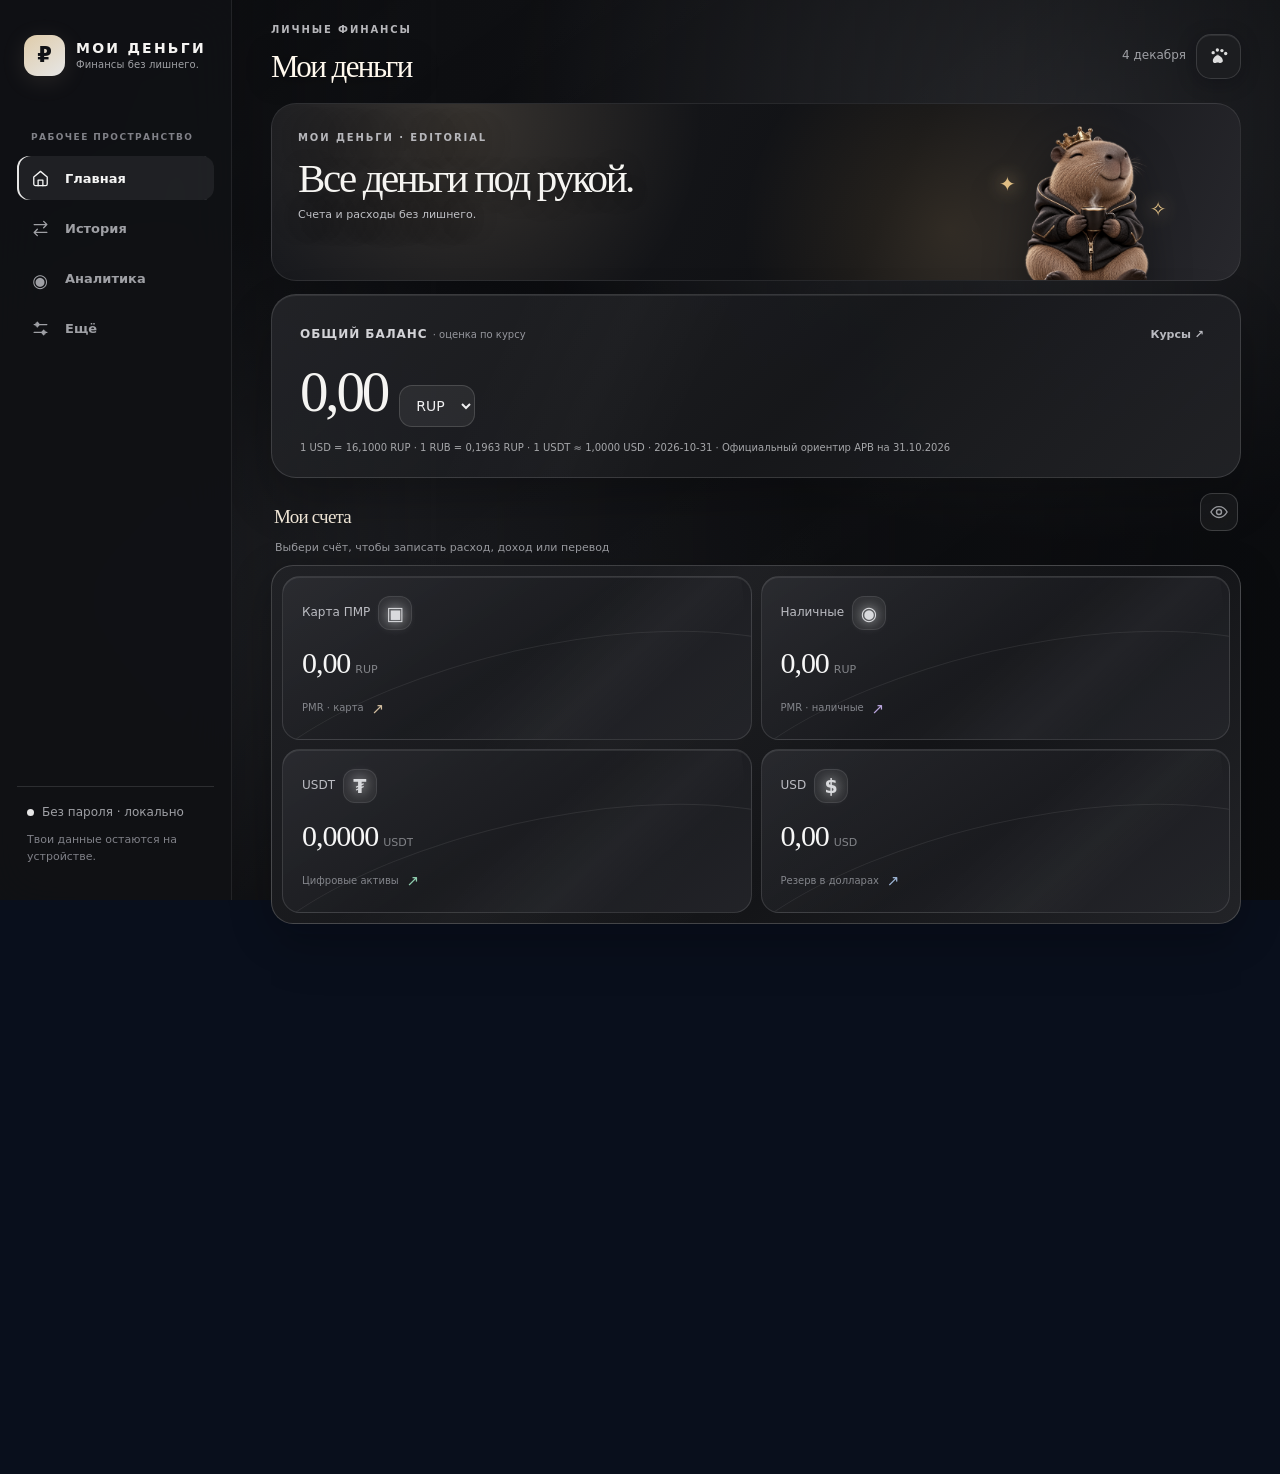
<file: index.html>
<!doctype html>
<html lang="ru" data-theme="neobank">
<head>
<meta charset="utf-8"><meta name="viewport" content="width=device-width, initial-scale=1, viewport-fit=cover">
<meta name="theme-color" content="#151619"><meta name="color-scheme" content="dark">
<meta name="description" content="Мои деньги — личный финансовый трекер, расходы, бюджеты и накопления"><meta name="application-version" content="3.3.0">
<meta http-equiv="Content-Security-Policy" content="default-src 'self'; script-src 'self'; style-src 'self' 'unsafe-inline'; img-src 'self' data: https://images.unsplash.com; connect-src 'self' https://www.agroprombank.com https://agroprombank.com; object-src 'none'; base-uri 'self'; form-action 'self'; worker-src 'self'; manifest-src 'self'">
<link rel="manifest" href="./manifest.webmanifest"><link rel="icon" type="image/png" href="./icon-192.png"><link rel="apple-touch-icon" href="./icon-192.png">
<link rel="stylesheet" href="./styles.css"><title>Мои деньги · Editorial 3.3</title>
</head>
<body class="editorial-edition">
<div class="world-background" aria-hidden="true"><div class="world-world"></div><div class="world-vignette"></div><div class="world-glimmers"></div></div>
<div id="auth" class="auth hidden">
 <div class="auth-card"><div class="auth-mark">₽</div><span class="eyebrow">МОИ ДЕНЬГИ · 3.3</span>
 <h1 id="auth-title">Открыть личный учёт</h1><p id="auth-description" class="muted">Введи свой пароль для доступа к защищённым данным этого браузера.</p>
 <form id="auth-form"><label for="auth-pass">Пароль</label><input id="auth-pass" type="password" autocomplete="current-password" minlength="8" required placeholder="Пароль от личных записей">
 <div id="confirm-wrap" class="hidden"><label for="auth-confirm">Повтори пароль</label><input id="auth-confirm" type="password" autocomplete="new-password" placeholder="Повтори пароль"></div>
 <button class="btn primary full" id="auth-submit" type="submit">Открыть трекер</button></form>
 <button type="button" class="btn ghost full hidden" id="auth-guest">Продолжить без пароля</button><div id="auth-error" class="error" role="alert"></div>
 <p class="tiny muted">Зашифрованные данные доступны только по паролю. GitHub не получает твои записи.</p></div>
</div>
<div id="app" class="app hidden">
<aside class="sidebar">
  <div class="brand"><div class="brand-icon">₽</div><div><strong>мои деньги</strong><span>Финансы без лишнего.</span></div></div>
  <div class="side-group">РАБОЧЕЕ ПРОСТРАНСТВО</div>
  <nav class="side-nav" aria-label="Разделы">
    <button class="nav active" data-page-link="home"><span class="nav-ic"><svg viewBox="0 0 24 24" aria-hidden="true"><path d="m3.5 10 8.5-7 8.5 7v9a2 2 0 0 1-2 2h-13a2 2 0 0 1-2-2z"/><path d="M9 21v-7h6v7"/></svg></span> Главная</button>
    <button class="nav" data-page-link="transactions"><span class="nav-ic"><svg viewBox="0 0 24 24" aria-hidden="true"><path d="M4 7h16m-4-4 4 4-4 4M20 17H4m4-4-4 4 4 4"/></svg></span> История</button>
    
    <button class="nav" data-page-link="analytics"><span class="nav-ic">◉</span> Аналитика</button>
    <button class="nav" data-page-link="settings"><span class="nav-ic"><svg viewBox="0 0 24 24" aria-hidden="true"><path d="M4 7h16M4 17h16M8 4v6M16 14v6"/><circle cx="8" cy="7" r="2"/><circle cx="16" cy="17" r="2"/></svg></span> Ещё</button>
  </nav>
  <div class="side-foot"><div class="privacy"><span class="live-dot"></span><span id="side-privacy">Локальный учёт</span></div><small>Твои данные остаются на устройстве.</small><button id="sidebar-install" class="btn outline small" type="button">＋ На устройство</button></div>
</aside>
<div class="workspace">
<header class="topbar"><div><div class="eyebrow" id="page-eyebrow">ЛИЧНЫЕ ФИНАНСЫ</div><h1 id="page-title">Главная</h1></div><div class="topbar-actions"><span class="today" id="today-label"></span><button id="paw-switch" class="paw-switch" type="button" aria-label="Сменить персонажа — капибара или такса" title="Сменить персонажа"><svg viewBox="0 0 24 24" fill="currentColor" aria-hidden="true"><circle cx="5" cy="8" r="2"/><circle cx="10" cy="4.8" r="2"/><circle cx="15.5" cy="5.5" r="2"/><circle cx="20" cy="9" r="2"/><path d="M12 10.5c-3.6 0-7.4 4-7.4 7.1 0 2.1 1.6 3.1 3.3 2.7 2.3-.5 3.1-.6 4.1-.2 2.1.8 4.6-.3 4.6-2.4 0-3.4-4.1-7.2-7.9-7.2Z"/></svg></button><button id="quick-top" class="btn primary" type="button">＋ <span>Добавить</span></button></div></header>
<main>
<section class="view active" id="view-home">
 <section class="living-theater" id="living-theater" data-pet="capybara" aria-label="Живой персонаж и атмосферный фон">
  <div class="hero-noise" aria-hidden="true"></div>
  <div class="theater-copy"><span class="eyebrow">МОИ ДЕНЬГИ · EDITORIAL</span><h2 id="mascot-hero-title">Баланс<br>под рукой.</h2><p id="mascot-hero-sub">Счета, история и расходы в одном месте.</p></div>
  <button id="theater-paw" class="theater-paw" type="button" title="Сменить персонажа" aria-label="Сменить персонажа: капибара или такса">🐾 <span>Персонаж</span></button>
  <div class="mascot-viewer" id="mascot-viewer" role="group" aria-label="Нажми на персонажа, чтобы увидеть реакцию">
    <button class="pet-stage" id="pet-tap" type="button" aria-label="Погладить персонажа и увидеть реакцию"><img id="pet-cutout" src="./capybara.png" alt="Капибара с чашкой кофе" draggable="false" loading="eager"><img id="pet-tail" class="pet-tail hidden" src="./dachshund-tail.png" alt="" draggable="false"><span id="pet-extra" class="pet-extra" aria-hidden="true">✧</span><span class="pet-star">✦</span><span class="pet-shimmer">✧</span></button>
    <span class="pet-soundwaves" aria-hidden="true">)))</span><span class="pet-steam" aria-hidden="true"><i></i><i></i><i></i></span>
    <span id="mascot-fallback-animal" class="hidden">🦫</span>
  </div>
  <div class="theater-bottom"><div class="mascot-speech"><span class="speech-pulse"></span><span id="mascot-say">Нажми на меня — будет сюрприз.</span></div><span class="turn-hint">Коснись персонажа ✦</span></div>
</section>
<section class="editorial-overview" id="editorial-overview" aria-label="Общая оценка активов">
  <div class="editorial-overview-title"><span>Общий баланс <small>· оценка по курсу</small></span><button id="edit-fx" type="button" class="editorial-rate-link" title="Настроить курсы">Курсы ↗</button></div>
  <div class="editorial-total-line"><strong id="net-total">—</strong><select id="net-base" aria-label="Основная валюта"><option value="RUP">RUP</option><option value="USD">USD</option><option value="RUB">RUB</option></select></div>
  <div id="net-rate-note" class="editorial-rate-note">Курсы не загружены</div>
</section>
<div class="vault-head"><div><h2>Мои счета</h2></div><div class="everyday-vault-actions"><span class="vault-note">Нажми для подробностей</span><button id="privacy-toggle" class="privacy-toggle" type="button" aria-pressed="false" aria-label="Скрыть суммы счетов" title="Скрыть балансы"><svg viewBox="0 0 24 24" aria-hidden="true" fill="none" stroke="currentColor" stroke-width="1.7"><path d="M2.3 12S5.9 5.5 12 5.5 21.7 12 21.7 12 18.1 18.5 12 18.5 2.3 12 2.3 12Z"/><circle cx="12" cy="12" r="3"/><path class="eye-slash" d="M3 21 21 3"/></svg></button></div></div>
  <p class="flow-account-hint">Выбери счёт, чтобы записать расход, доход или перевод</p>
  <section class="unified-vault"><div class="vault-sheen"></div><div class="account-grid premium-accounts" id="account-grid" aria-label="Четыре счёта в одной карте"></div></section>
 <section class="living-insights panel hidden" aria-hidden="true" id="living-insights" aria-live="polite"><div class="living-insight-icon" aria-hidden="true">✧</div><div class="living-insight-copy"><span class="eyebrow">ФИНАНСОВЫЙ ОРИЕНТИР</span><strong id="insight-title">Маленький шаг сегодня</strong><p id="insight-description">Покажу короткую подсказку, когда появятся записи.</p></div><span class="streak-pill" id="streak-pill" title="Дни, когда были записаны операции">0 дней</span></section>

<div class="world-quick-actions hidden" aria-hidden="true"><button id="world-add-expense" type="button"><span class="wqa-icon">＋</span><span><strong>Расход</strong><small>Записать покупку</small></span><span class="wqa-chevron">↗</span></button><button id="world-add-income" type="button"><span class="wqa-icon">↙</span><span><strong>Доход</strong><small>Добавить поступление</small></span><span class="wqa-chevron">↗</span></button></div>
<div class="premium-budget-row">
  <div class="budget-hero" id="budget-hero-action" tabindex="0" role="button" aria-label="Изменить недельный лимит расходов">
    <div class="panel-title-row"><div><span class="eyebrow">БЮДЖЕТ НА НЕДЕЛЮ</span><h2 id="week-left">—</h2><span class="muted tiny" id="week-title">Осталось до конца недели</span></div><span id="week-status" class="status neutral">Без лимита</span></div>
    <div class="progress"><div id="week-bar"></div></div>
    <div class="budget-details"><span id="week-used">Потрачено: 0,00</span><span id="week-cap">Лимит не задан</span></div>
    <button class="clean-donut-link" id="home-donut-link" type="button" title="Подробная аналитика" aria-label="Открыть круговую диаграмму расходов по категориям">
 <span id="home-donut-ring" class="clean-donut-ring" aria-hidden="true"><span id="home-donut-center">0%</span></span>
 <span class="clean-donut-copy"><strong>Куда уходят деньги</strong><small id="home-donut-top">По категориям за месяц</small><em>Подробнее <span aria-hidden="true">→</span></em></span>
</button>
<div class="premium-budget-bottom"><div><span class="eyebrow">ОРИЕНТИР НА СЕГОДНЯ</span><strong id="daily-allowance">—</strong><p id="daily-caption" class="tiny muted">Установи недельный лимит</p></div><button type="button" class="premium-quiet-link" data-page-link="settings">Изменить лимит <span>↗</span></button></div>
    <span id="month-budget" class="hidden"></span>
  </div>
 </div>
 <div class="hidden" aria-hidden="true"><span id="hero-card"></span><button id="hero-spend" type="button"></button><button id="hero-income" type="button"></button><button id="hero-transfer" type="button"></button></div>
 <div class="welcome-nudge hidden" id="welcome-nudge"><span class="welcome-icon">✦</span><div><strong>Начни с первой записи</strong><p>Нажми «Добавить» и запиши покупку. Данные сохранятся только в этом браузере.</p></div><button class="btn primary small" id="welcome-start" type="button">Добавить</button><button class="welcome-close" id="welcome-dismiss" type="button" aria-label="Скрыть подсказку">×</button></div>

 <div class="home-lower premium-history">
  <section class="panel recent"><div class="panel-title-row"><div><h3>Последние операции</h3></div><button type="button" class="text-button" data-page-link="transactions">Все операции →</button></div><div id="recent-list" class="tx-list"></div></section>
  <div class="home-side hidden" aria-hidden="true"><section class="panel"><div class="panel-title-row"><div><span class="eyebrow">НАКОПЛЕНИЯ</span><h3>Мои цели</h3></div><button type="button" class="text-button" data-page-link="plans">Открыть →</button></div><div id="home-goals"></div></section>
   <section class="panel category-panel"><div class="panel-title-row"><div><span class="eyebrow">ЗА ЭТОТ МЕСЯЦ</span><h3>Куда уходят деньги</h3></div><button type="button" class="text-button" data-page-link="analytics">Детали →</button></div><div id="home-categories"></div></section>
  </div>
 </div>
</section>
<section class="view" id="view-transactions"><div class="section-header"><div><span class="eyebrow">ЖУРНАЛ</span><h2>Все операции</h2></div><button class="btn primary hidden" id="tx-add" type="button" tabindex="-1">＋ Добавить</button></div><details class="panel clean-history-shortcuts"><summary>↺ Повторить недавнюю покупку <span>⌄</span></summary><div id="everyday-shortcuts" class="everyday-shortcuts hidden" aria-label="Быстрые покупки из истории"></div></details><div class="filter-row"><input id="tx-search" placeholder="Поиск по категории или примечанию" aria-label="Поиск"><input id="tx-month" type="month" aria-label="Месяц"><select id="tx-type" aria-label="Тип операции"><option value="all">Все типы</option><option value="expense">Расходы</option><option value="income">Доходы</option><option value="transfer">Переводы</option></select><button id="tx-clear" class="btn outline small" type="button">Сбросить</button></div><details class="panel calendar-panel"><summary>📅 Календарь расходов <span>▾</span></summary><p class="tiny muted">Нажми на день, чтобы увидеть операции. В календаре показаны расходы в RUP.</p><div id="spend-calendar"></div><button class="text-button" id="calendar-clear" type="button">Сбросить выбор дня</button></details><div class="panel"><div id="tx-list" class="tx-list"></div><p id="tx-count" class="tiny muted"></p></div></section>
<section class="view" id="view-plans"><div class="section-header"><div><span class="eyebrow">БЮДЖЕТ И БУДУЩЕЕ</span><h2>Цели и платежи</h2></div></div><div class="plans-grid">
 <div class="panel"><div class="panel-title-row"><div><span class="eyebrow">ПРОГРЕСС</span><h3>Цели накоплений</h3></div><button class="btn small outline" id="goal-create" type="button">＋ Цель</button></div><p class="tiny muted">Прогресс целей учитывается отдельно и не списывает деньги со счетов.</p><div id="goals-list"></div></div>
 <div class="panel"><div class="panel-title-row"><div><span class="eyebrow">НЕ ЗАБУДЬ ОПЛАТИТЬ</span><h3>Регулярные платежи</h3></div><button class="btn small outline" id="rec-create" type="button">＋ Платёж</button></div><p class="tiny muted">Списание только после подтверждения: автоматически деньги не вычитаются.</p><div id="rec-list"></div></div>
</div><div class="panel wish-panel"><div class="panel-title-row"><div><span class="eyebrow">НЕОБЯЗАТЕЛЬНЫЕ ПОКУПКИ</span><h3>Отложенные желания</h3></div><span class="tiny muted" id="wish-count"></span></div><p class="tiny muted">Идеи без списания денег. Вернуться к покупке или удалить можно в любое время.</p><div id="wish-list"></div></div></section>
<section class="view" id="view-analytics">
 <div class="everyday-insight panel" id="everyday-insight" aria-live="polite"><span class="everyday-insight-icon" aria-hidden="true">✦</span><div><span class="eyebrow">НАБЛЮДЕНИЕ ЗА НЕДЕЛЮ</span><p id="everyday-insight-text">После первой покупки здесь появится полезная подсказка.</p></div><button id="stories-open" class="stories-launch" type="button">Итоги <span aria-hidden="true">↗</span></button></div><div class="section-header"><div><span class="eyebrow">СТАТИСТИКА</span><h2>Аналитика</h2></div><select id="analysis-month" aria-label="Месяц аналитики"></select></div><div class="flow-analysis-lead panel"><div><span class="eyebrow">ВАШИ ФИНАНСЫ</span><h3>Куда уходят деньги</h3><p>Карта ПМР и наличные · RUP. Нажми на категорию, чтобы увидеть её покупки.</p></div><div class="flow-period" role="group" aria-label="Период круговой диаграммы"><button id="flow-period-week" type="button">7 дней</button><button id="flow-period-month" type="button" class="active">Месяц</button></div></div>
<details class="flow-more-stats"><summary>Дополнительная статистика <span>⌄</span></summary>
<div class="analysis-stats"><div class="panel"><span class="eyebrow">РАСХОДЫ · RUP</span><strong id="analysis-expense">0,00</strong></div><div class="panel"><span class="eyebrow">ДОХОДЫ · RUP</span><strong id="analysis-income">0,00</strong></div><div class="panel"><span class="eyebrow">РАЗНИЦА · RUP</span><strong id="analysis-net">0,00</strong></div><div class="analysis-extras" id="analysis-extras"><div class="analysis-mini"><span>Средний расход / день</span><strong id="analysis-average">—</strong></div><div class="analysis-mini"><span>Доставка и кафе</span><strong id="analysis-delivery">—</strong></div><div class="analysis-mini"><span>Необязательные покупки</span><strong id="analysis-optional">—</strong></div></div><div class="analytics-grid"><div class="panel"><h3>Динамика расходов</h3><p class="tiny muted">Последние 6 месяцев, только счета RUP</p><div id="chart-bars" class="chart" role="img" aria-label="График расходов"></div></div><div class="panel donut-panel"><div class="donut-heading"><div><h3>Куда уходят деньги</h3><p class="tiny muted">Карта и наличные · RUP</p></div><span class="donut-heading-icon" aria-hidden="true">◉</span></div><button id="stories-analytics" class="stories-analytics" type="button">◫ Смотреть итоги недели</button><div id="analysis-donut" class="donut-area" aria-live="polite"></div><div id="analysis-categories" class="hidden" aria-hidden="true"></div></div></div></details>
<p class="tiny muted">Исторические записи включены в аналитику, но не уменьшают текущие балансы. Валюты не складываются без обмена.</p></section>
<section class="view" id="view-settings"><div class="section-header"><div><span class="eyebrow">ВСЁ В ОДНОМ МЕСТЕ</span><h2>Ещё</h2></div></div>
 <div class="clean-hub">
 <button type="button" data-page-link="analytics" class="clean-hub-tile"><span class="clean-hub-icon">◉</span><span><strong>Аналитика</strong><small>Круг расходов, итоги недели</small></span><span aria-hidden="true">→</span></button>
 <button type="button" data-page-link="plans" class="clean-hub-tile"><span class="clean-hub-icon">◎</span><span><strong>Цели и платежи</strong><small>Накопления и регулярные траты</small></span><span aria-hidden="true">→</span></button>
 </div>
 <details class="clean-settings-drawer" id="clean-settings-drawer"><summary>Настройки приложения <span aria-hidden="true">⌄</span></summary><div class="settings-grid"><div class="panel fx-settings-panel" id="fx-settings-panel"><h3>Общий баланс и курсы</h3><p class="muted">RUP — рубли ПМР, RUB — российские рубли. Общий баланс — оценка, не сумма, доступная для немедленного обмена.</p>
<div class="fx-field-grid"><div><label for="fx-usd-rup">1 USD в RUP</label><input id="fx-usd-rup" type="number" step="0.0001" min="0.0001" inputmode="decimal"></div><div><label for="fx-rub-rup">1 RUB в RUP</label><input id="fx-rub-rup" type="number" step="0.000001" min="0.000001" inputmode="decimal"></div><div><label for="fx-usdt-usd">1 USDT в USD</label><input id="fx-usdt-usd" type="number" step="0.0001" min="0.0001" inputmode="decimal"></div></div>
<p class="tiny muted" id="fx-status">Источник курса будет показан здесь.</p>
<div class="button-row"><button id="fx-save" type="button" class="btn primary small">Сохранить курсы</button><button id="fx-refresh" type="button" class="btn outline small">Проверить курс банка</button></div><p class="tiny muted">Автоматическое обновление зависит от разрешений браузера и доступности XML-сервиса банка. При сбое сохраняются последние курсы. <a href="https://www.agroprombank.com/eshche/poleznoe/kursy-valyut/" target="_blank" rel="noopener noreferrer">Курсы Агропромбанка ↗</a></p></div>
 
 <div class="panel pet-settings"><div class="panel-title-row"><div><span class="eyebrow">НАСТРОЙ ДНЯ</span><h3>Твой персонаж</h3></div><span class="paw-settings-icon">✦</span></div><p class="muted">Переключай два разных мира: спокойный вечер с капибарой или ночной город с таксой.</p><div class="pet-choice-row"><button class="pet-choice" data-pet-choice="capybara" type="button"><span class="pet-choice-icon">◕</span><span><strong>Капибара</strong><small>Тепло и спокойствие</small></span><span class="pet-choice-check">✓</span></button><button class="pet-choice" data-pet-choice="dachshund" type="button"><span class="pet-choice-icon">♞</span><span><strong>Такса</strong><small>Энергия и движение</small></span><span class="pet-choice-check">✓</span></button></div><label class="toggle-row" style="margin-top:17px"><input type="checkbox" id="mascot-motion" checked><span>Живые движения персонажа</span></label><p class="tiny muted">Плавная анимация останавливается, если включено уменьшение движения в настройках устройства.</p></div>
 <div class="panel premium-tools"><h3>Инструменты</h3><p class="muted">Аналитика, календарь и расширенные функции — когда понадобятся.</p><div class="premium-tools-actions"><button class="btn outline" type="button" data-page-link="analytics">▥ Смотреть аналитику</button><button class="btn outline" type="button" data-page-link="plans">◎ Цели и платежи</button></div></div>
 <div class="panel"><h3>Обновления</h3><p class="muted" id="update-note">Приложение автоматически проверяет новые версии при открытии и периодически во время работы. При заполнении формы обновление подождёт.</p></div>
 <div class="panel"><h3>Оформление</h3><p class="muted">Один сайт — несколько стилей. Выбор запоминается.</p><div class="theme-cards"><button class="theme-card" data-theme-choice="premium"><span class="theme-thumb premium"></span><strong>Premium Dark</strong><small>Основной стиль</small></button><button class="theme-card" data-theme-choice="capy"><span class="theme-thumb capy"></span><strong>Warm Studio</strong><small>Мягкий тёплый</small></button><button class="theme-card" data-theme-choice="minimal"><span class="theme-thumb minimal"></span><strong>Graphite</strong><small>Чистый графит</small></button></div></div>
 <div class="panel"><h3>Лимиты расходов</h3><p class="muted">План учитывает траты с карты и наличных в рублях ПМР.</p><div class="field-grid"><div><label for="limit-week">На неделю (RUP)</label><input id="limit-week" type="number" min="0" step="0.01" placeholder="Без лимита"></div><div><label for="limit-month">На месяц (RUP)</label><input id="limit-month" type="number" min="0" step="0.01" placeholder="Без лимита"></div></div><button id="save-limits" class="btn primary small" type="button">Сохранить лимиты</button></div>
 <div class="panel"><h3>Мягкая пауза перед покупкой</h3><p class="muted">При желании приложение предложит отложить крупную необязательную покупку. Это не запрет: решение всегда за тобой.</p><label class="toggle-row"><input type="checkbox" id="impulse-enabled"><span>Напоминать о необязательных тратах</span></label><div class="field" style="margin-top:12px"><label for="impulse-threshold">Показывать при сумме от (RUP)</label><input id="impulse-threshold" type="number" min="1" step="1" value="200"></div><button id="save-impulse" class="btn outline small" type="button">Сохранить</button></div>
 <details class="panel collapsible"><summary>Корректировка остатков <span>▾</span></summary><p class="muted">Введи фактический баланс каждого счёта. Старые операции повторно не спишутся.</p><div id="balance-settings" class="field-grid"></div><button id="save-balances" class="btn outline small" type="button">Обновить остатки</button></details>
 <details class="panel collapsible"><summary>Резервные копии и перенос <span>▾</span></summary><p class="muted" id="backup-warning">В режиме без пароля JSON и CSV содержат данные без шифрования.</p><div class="button-row"><button id="export-json" class="btn outline" type="button">↓ Резервная копия JSON</button><button id="export-csv" class="btn outline" type="button">↓ CSV</button><button id="import-json" class="btn outline" type="button">↑ Восстановить JSON</button><input type="file" id="file-import" accept=".json,application/json" class="hidden"></div><p class="tiny muted">Импорт заменяет текущие записи. Перед ним сохрани копию.</p></details>
 <details class="panel collapsible"><summary>Конфиденциальность <span>▾</span></summary><p id="privacy-info" class="muted"></p><div class="button-row"><button id="protect-data" class="btn outline" type="button">Защитить паролем</button><button id="change-password" class="btn outline" type="button">Сменить пароль</button><button id="lock-data" class="btn outline" type="button">Закрыть учёт</button><button id="reset-data" class="btn danger" type="button">Удалить локальные данные</button></div></details>
 <div class="panel"><h3>Приложение на телефоне</h3><p class="muted">Установи сайт на главный экран. После первого посещения приложение работает и без интернета, но данные между устройствами не синхронизируются.</p><button id="install-btn" class="btn outline" type="button">＋ Установить приложение</button><p id="install-hint" class="tiny muted"></p></div>
</div></details><footer>Мои деньги 3.3 · данные в браузере · синхронизации между устройствами пока нет</footer></section>
</main></div>
<nav class="mobile-nav" aria-label="Навигация по приложению"><button data-page-link="home" class="active"><span>▦</span>Главная</button><button data-page-link="transactions"><span>⇄</span>История</button><button data-page-link="analytics"><span>◉</span>Аналитика</button><button data-page-link="settings"><span>⚙</span>Ещё</button></nav>
</div>
<div class="modal hidden" id="modal" role="dialog" aria-modal="true" aria-labelledby="modal-title"><div class="modal-backdrop" data-close="modal"></div><div class="modal-panel"><div class="modal-head"><div><span class="eyebrow" id="modal-kicker">БЫСТРАЯ ЗАПИСЬ</span><h2 id="modal-title">Новый расход</h2></div><button id="modal-close" class="icon-btn" type="button" aria-label="Закрыть">×</button></div><div id="modal-content"></div></div></div>
<div id="toast" class="toast" role="status" aria-live="polite"></div>
<script src="./pet-actions.js" defer></script>
<script src="./app.js" defer></script>
</body></html>
</file>
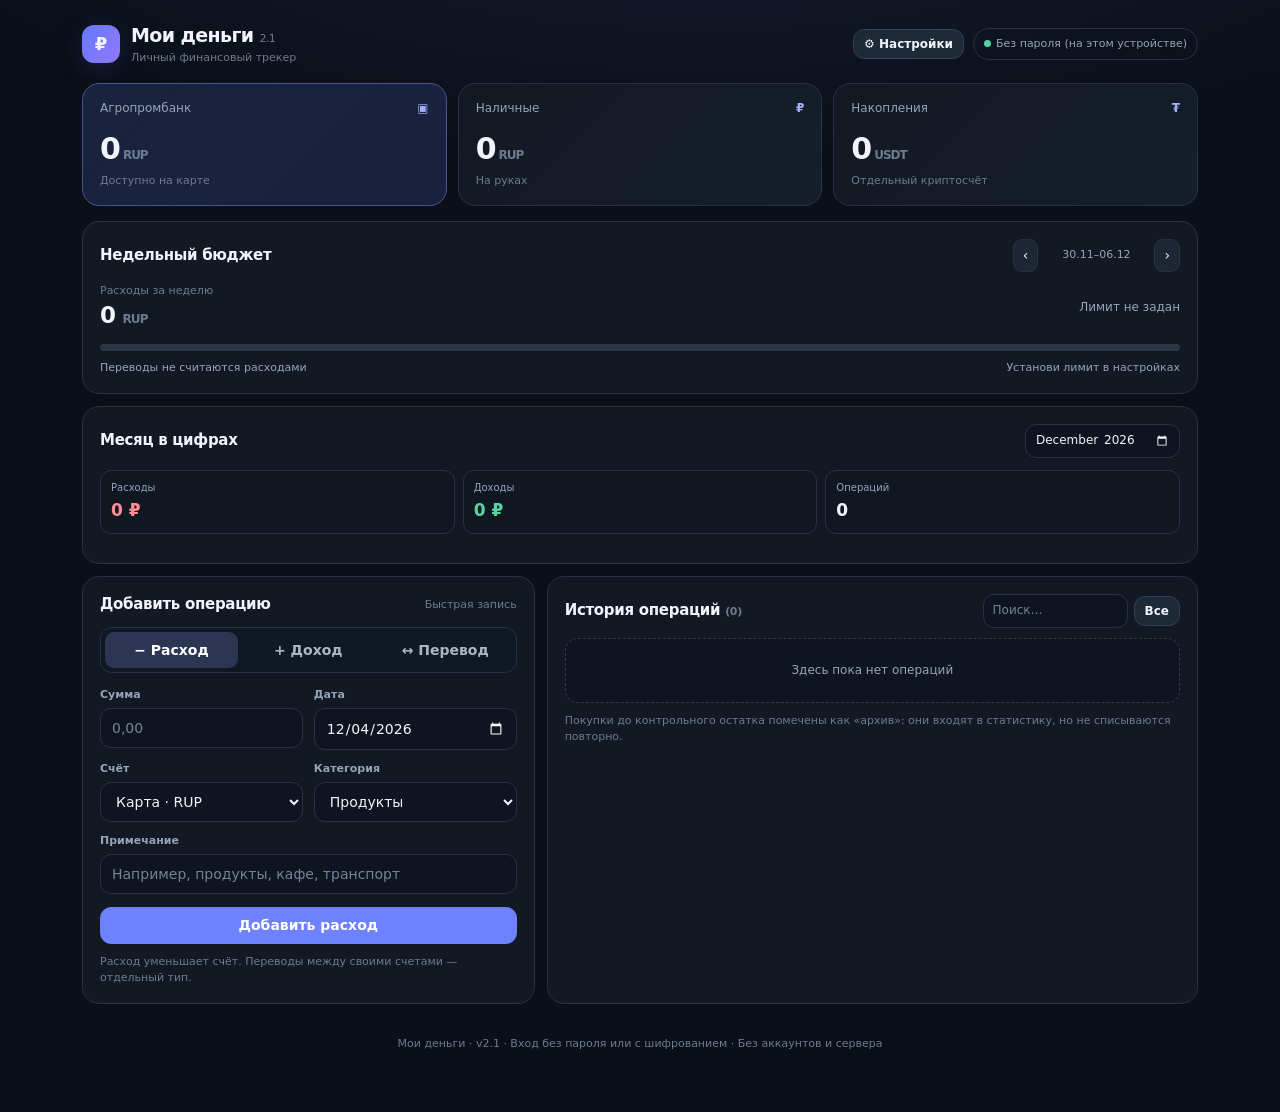
<file: index (1).html>
<!doctype html>
<html lang="ru">
<head>
<meta charset="utf-8">
<meta name="viewport" content="width=device-width, initial-scale=1, viewport-fit=cover">
<meta name="theme-color" content="#0b0f17">
<meta name="color-scheme" content="dark">
<meta http-equiv="Content-Security-Policy" content="default-src 'none'; script-src 'unsafe-inline'; style-src 'unsafe-inline'; img-src data:; connect-src 'none'; object-src 'none'; base-uri 'none'; form-action 'none'">
<title>Мои деньги — личный трекер</title>
<style>
:root{--bg:#0b0f17;--surface:#131923;--surface2:#192231;--surface3:#0f1520;--line:#263244;--text:#f1f5fb;--muted:#95a4b9;--muted2:#6c7b91;--accent:#6e82ff;--accent2:#98a6ff;--green:#55d3a5;--red:#ff8d95;--amber:#f7c778;--radius:17px}
*{box-sizing:border-box}html{scroll-behavior:smooth}body{background:var(--bg);color:var(--text);margin:0;font:14px/1.45 system-ui,-apple-system,"Segoe UI",Roboto,Arial,sans-serif}body:before{content:"";position:fixed;pointer-events:none;inset:0;background:radial-gradient(ellipse 70% 35% at 55% -15%,rgba(80,98,199,.14),transparent);z-index:-1}button,input,select{font:inherit}button{cursor:pointer}button:disabled{opacity:.4;cursor:not-allowed}input,select{width:100%;background:#0e1520;border:1px solid var(--line);border-radius:11px;color:var(--text);min-height:40px;padding:9px 11px;outline:none}input:focus,select:focus{border-color:var(--accent);box-shadow:0 0 0 3px rgba(110,130,255,.15)}input::placeholder{color:#74839a}input[type=date],input[type=month]{color-scheme:dark}label{display:block;margin-bottom:5px;font-size:11px;font-weight:650;color:var(--muted)}a{color:#b2bcff}a:focus-visible,button:focus-visible{outline:2px solid var(--accent2);outline-offset:2px}.hidden{display:none!important}
.app{max-width:1160px;margin:auto;padding:22px 22px 60px}.header{display:flex;justify-content:space-between;align-items:center;gap:12px;margin:0 0 18px}.brand{display:flex;align-items:center;gap:11px}.brand-icon{height:38px;width:38px;border-radius:12px;display:grid;place-items:center;background:linear-gradient(130deg,#6479ff,#9278f9);font-size:18px;font-weight:800;box-shadow:0 6px 24px #3946ad40}.brand-title{font-size:19px;letter-spacing:-.6px;font-weight:800}.brand-sub{font-size:11px;color:var(--muted2)}.header-right{display:flex;align-items:center;gap:9px}.privacy-pill{border:1px solid var(--line);border-radius:20px;padding:7px 10px;color:var(--muted);font-size:11px}.pill-dot{display:inline-block;width:7px;height:7px;background:var(--green);border-radius:50%;margin-right:5px}.btn{background:#1d2839;color:var(--text);border:1px solid #334158;padding:9px 12px;border-radius:11px;font-weight:650;line-height:1.2}.btn:hover{background:#28354b}.btn-primary{background:#6e82ff;border-color:#6e82ff;color:#fff}.btn-primary:hover{background:#7d90ff}.btn-danger{color:var(--red)}.btn-sm{font-size:12px;padding:7px 10px}.btn-full{width:100%}.section-title{font-size:12px;color:#aebbd2;font-weight:750;letter-spacing:.02em;margin:0 0 9px}.top-stats{display:grid;grid-template-columns:repeat(3,minmax(0,1fr));gap:11px;margin-bottom:15px}.stat{border:1px solid var(--line);background:linear-gradient(135deg,var(--surface),#151e2a);border-radius:var(--radius);padding:16px 17px;min-width:0}.stat-top{font-size:12px;color:var(--muted);display:flex;justify-content:space-between;gap:4px}.stat-symbol{font-weight:800;color:#9eb2ff}.stat-number{font-size:clamp(22px,2.4vw,30px);font-weight:820;letter-spacing:-.035em;margin:9px 0 3px;white-space:nowrap;overflow:hidden;text-overflow:ellipsis;font-variant-numeric:tabular-nums}.stat-unit{font-size:12px;color:var(--muted2);font-weight:600}.stat-small{font-size:11px;color:var(--muted2)}.card-primary{border-color:#475397;background:linear-gradient(135deg,#17243c,#19223d 80%)}
.panel{border:1px solid var(--line);background:var(--surface);border-radius:var(--radius);padding:17px;margin-bottom:12px;min-width:0}.panel-header{display:flex;align-items:center;justify-content:space-between;gap:9px;margin-bottom:11px}.panel-heading{font-size:15px;font-weight:780;letter-spacing:-.02em;margin:0}.muted{color:var(--muted);font-size:12px}.small-muted{color:var(--muted2);font-size:11px}.weekly-grid{display:grid;grid-template-columns:1fr auto;gap:8px;align-items:center}.week-amount{font-size:23px;letter-spacing:-.035em;font-weight:800}.progress{height:7px;background:#2c3647;border-radius:20px;overflow:hidden;margin-top:12px}.progress-inner{height:100%;width:0;background:linear-gradient(90deg,#6e82ff,#73d1ac);border-radius:20px;transition:width .2s}.progress-inner.over{background:var(--red)}.week-line{display:flex;justify-content:space-between;gap:15px;align-items:center;margin-top:9px;color:var(--muted);font-size:11px}.week-nav{display:flex;gap:5px;align-items:center}.week-nav button{border:1px solid var(--line);background:#1c2635;color:var(--text);border-radius:9px;padding:5px 9px}.week-nav span{font-size:11px;color:var(--muted);min-width:106px;text-align:center}.mini-grid{display:grid;grid-template-columns:repeat(3,1fr);gap:8px;margin-top:12px}.mini{border:1px solid #263346;border-radius:11px;background:#101721;padding:10px}.mini-label{font-size:10px;color:var(--muted)}.mini-val{font-size:17px;font-weight:750;margin-top:3px}.red{color:var(--red)}.green{color:var(--green)}.amber{color:var(--amber)}.main-grid{display:grid;grid-template-columns:minmax(290px,.82fr) minmax(0,1.18fr);gap:12px}.fields{display:grid;grid-template-columns:1fr 1fr;gap:11px}.field-full{grid-column:1/-1}.tabs{display:grid;grid-template-columns:repeat(3,1fr);background:#101824;padding:4px;border:1px solid var(--line);border-radius:12px;gap:4px;margin:0 0 14px}.tabs button{border:0;border-radius:9px;color:#aab6c8;background:transparent;padding:8px 5px;font-weight:700}.tabs button.active{background:#2a3652;color:#fff}.form-actions{margin-top:13px}.form-note{font-size:11px;color:var(--muted2);margin:10px 0 0}.filter-bar{display:flex;gap:6px;align-items:center}.filter-bar input{width:145px;min-height:34px;padding:5px 9px;font-size:12px}.tx-list{display:flex;flex-direction:column;max-height:540px;overflow:auto}.tx-row{display:grid;grid-template-columns:34px minmax(0,1fr) auto 30px;gap:9px;align-items:center;padding:10px 0;border-top:1px solid #253043}.tx-row:first-child{border:0}.tx-badge{width:34px;height:34px;border-radius:11px;background:#202e46;color:#aabfff;display:grid;place-items:center;font-weight:800}.tx-badge.expense{background:#3b252d;color:var(--red)}.tx-badge.income{background:#18362f;color:var(--green)}.tx-name{font-weight:700;overflow:hidden;text-overflow:ellipsis;white-space:nowrap}.tx-meta{font-size:11px;color:var(--muted2);overflow:hidden;text-overflow:ellipsis;white-space:nowrap}.tx-money{font-size:13px;text-align:right;font-weight:760;white-space:nowrap;font-variant-numeric:tabular-nums}.icon-btn{border:0;background:transparent;color:var(--muted2);padding:6px;border-radius:8px}.icon-btn:hover{background:#302330;color:var(--red)}.empty{background:#0f1520;border:1px dashed #303b4c;color:var(--muted);border-radius:13px;text-align:center;padding:23px 13px;font-size:12px}.history-head{display:flex;align-items:center;justify-content:space-between;gap:8px;margin-bottom:10px}.history-bottom{margin-top:10px;font-size:11px;color:var(--muted2)}.settings-stack{display:grid;grid-template-columns:1fr 1fr;gap:12px}.settings-stack .panel{margin-bottom:0}.settings-stack .panel:last-child{grid-column:1/-1}.setting-row{display:grid;grid-template-columns:1fr auto;gap:10px;align-items:end;margin-top:8px}.setting-row input{max-width:160px}.setting-help{color:var(--muted2);font-size:11px;margin:8px 0 0}.settings-buttons{display:flex;gap:8px;flex-wrap:wrap;margin-top:12px}.hr{border:0;border-top:1px solid var(--line);margin:14px 0}.alert{border:1px solid #6b4d27;background:#2a2218;color:#e4cda5;border-radius:11px;padding:10px;font-size:12px}.info{border:1px solid #374368;background:#182038;color:#a8baff;border-radius:11px;padding:10px;font-size:12px}.audit-list{display:flex;gap:6px;flex-wrap:wrap}.audit-tag{padding:5px 8px;background:#1a2535;color:#adbad1;border-radius:8px;font-size:11px}.activity-log{font-size:11px;color:var(--muted2);margin-top:14px}.footer{color:var(--muted2);font-size:11px;margin-top:20px;text-align:center}.toast{position:fixed;bottom:22px;right:22px;max-width:min(420px,calc(100vw - 40px));background:#29354b;color:#fff;border:1px solid #53627a;padding:12px 15px;z-index:90;border-radius:12px;box-shadow:0 12px 30px #0008;display:none}.toast.show{display:block}
.auth{min-height:100dvh;display:grid;place-items:center;padding:20px}.auth-card{width:min(390px,100%);background:#151c28;border:1px solid #334158;border-radius:22px;padding:26px;box-shadow:0 25px 60px #0006}.auth-title{font-size:25px;font-weight:830;margin:8px 0 6px}.auth-desc{color:var(--muted);font-size:13px;line-height:1.5;margin-bottom:16px}.auth-card .field{margin:12px 0}.auth-card input{height:45px}.auth-card button{min-height:44px}.auth-error{color:var(--red);min-height:23px;font-size:12px}.auth-logo{height:46px;width:46px;display:grid;place-items:center;background:#6e82ff;border-radius:14px;font-weight:900;font-size:22px}.auth-foot{font-size:11px;color:var(--muted2);margin-top:16px}.mobile-nav{display:none}.mobile-only{display:none}
@media(max-width:840px){.app{padding:16px 15px 96px}.main-grid{grid-template-columns:1fr}.settings-stack{grid-template-columns:1fr}.settings-stack .panel:last-child{grid-column:auto}.top-stats{gap:8px}.stat{padding:13px}.stat-number{font-size:23px}}
@media(max-width:650px){.app{padding:15px 12px 90px}.brand-title{font-size:18px}.brand-icon{height:34px;width:34px;font-size:17px;border-radius:10px}.brand-sub{font-size:10px}.privacy-pill{display:none}.top-stats{grid-template-columns:repeat(2,minmax(0,1fr));gap:8px}.stat{padding:13px 12px;border-radius:13px}.stat-number{font-size:22px}.stat:nth-child(3){grid-column:1/-1}.stat:nth-child(3) .stat-number{font-size:23px}.panel{padding:14px 13px;border-radius:14px}.mini-grid{grid-template-columns:repeat(3,1fr)}.mini{padding:8px}.mini-val{font-size:15px}.weekly-grid{grid-template-columns:1fr}.week-nav{justify-content:space-between}.fields{gap:9px}.tx-list{max-height:none}.mobile-nav{display:grid;position:fixed;bottom:0;left:0;right:0;grid-template-columns:repeat(4,1fr);background:#111925eF;backdrop-filter:blur(16px);border-top:1px solid #2c3648;padding:7px max(5px, env(safe-area-inset-right)) calc(8px + env(safe-area-inset-bottom));z-index:30}.mobile-nav button{display:flex;flex-direction:column;align-items:center;justify-content:center;gap:2px;background:none;border:0;border-radius:11px;color:#8999ad;font-size:10px;font-weight:650;padding:5px 2px}.mobile-nav button .nav-icon{font-size:20px;line-height:1.15}.mobile-nav button.active{color:#b0bdff;background:#232e46}.desktop-only{display:none}.mobile-only{display:block}.main-grid{display:contents}body[data-view="overview"] [data-page]:not([data-page="overview"]),body[data-view="add"] [data-page]:not([data-page="add"]),body[data-view="history"] [data-page]:not([data-page="history"]),body[data-view="settings"] [data-page]:not([data-page="settings"]){display:none!important}.footer{padding:0 14px}body[data-view="add"] .panel,body[data-view="history"] .panel,body[data-view="settings"] .panel{margin-top:7px}.history-head{flex-wrap:wrap}.history-head .filter-bar{flex:1}.history-head input{width:100%}.settings-stack{display:contents}.settings-stack .panel{margin-bottom:12px}}
@media(min-width:651px){.mobile-only{display:none!important}.settings-stack:not(.open){display:none}}
</style>
</head>
<body data-view="overview">
<div id="auth" class="auth">
  <div class="auth-card">
    <div class="auth-logo">₽</div>
    <h1 id="auth-heading" class="auth-title">Мои деньги</h1>
    <p id="auth-desc" class="auth-desc">Установи пароль, чтобы зашифровать личные записи в этом браузере.</p>
    <form id="auth-form" autocomplete="off">
      <div class="field"><label for="auth-pass">Пароль</label><input type="password" id="auth-pass" autocomplete="new-password" required minlength="8" placeholder="Не менее 8 символов"></div>
      <div id="confirm-field" class="field"><label for="auth-confirm">Повтори пароль</label><input type="password" id="auth-confirm" autocomplete="new-password" minlength="8" placeholder="Повтори пароль"></div>
      <button id="auth-submit" class="btn btn-primary btn-full" type="submit">Создать защищённое хранилище</button>
    </form>
    <button id="auth-guest" class="btn btn-full hidden" type="button">Продолжить без пароля</button>
    <div class="auth-error" id="auth-error" role="alert"></div>
    <div class="auth-foot">Шифрование AES-GCM на устройстве. Пароль не отправляется в GitHub. Если забудешь пароль и нет резервной копии — восстановить данные будет нельзя.</div>
  </div>
</div>
<div id="app" class="app hidden">
<header class="header">
  <div class="brand"><div class="brand-icon">₽</div><div><div class="brand-title">Мои деньги <span style="color:var(--muted2);font-size:11px;font-weight:500">2.1</span></div><div class="brand-sub">Личный финансовый трекер</div></div></div>
  <div class="header-right"><button class="btn btn-sm desktop-only" id="settings-btn" type="button">⚙ Настройки</button><div class="privacy-pill"><span class="pill-dot"></span><span id="privacy-text">Локальные данные</span></div><button id="lock-btn" class="btn btn-sm" type="button">⌁ Закрыть</button></div>
</header>
<section class="top-stats" data-page="overview" aria-label="Текущие остатки">
  <article class="stat card-primary"><div class="stat-top">Агропромбанк <span class="stat-symbol">▣</span></div><div class="stat-number"><span id="bal-card">0</span><span class="stat-unit"> RUP</span></div><div class="stat-small">Доступно на карте</div></article>
  <article class="stat"><div class="stat-top">Наличные <span class="stat-symbol">₽</span></div><div class="stat-number"><span id="bal-cash">0</span><span class="stat-unit"> RUP</span></div><div class="stat-small">На руках</div></article>
  <article class="stat"><div class="stat-top">Накопления <span class="stat-symbol">₮</span></div><div class="stat-number"><span id="bal-usdt">0</span><span class="stat-unit"> USDT</span></div><div class="stat-small">Отдельный криптосчёт</div></article>
</section>
<section class="panel" data-page="overview" id="weekly">
  <div class="panel-header"><h2 class="panel-heading">Недельный бюджет</h2><div class="week-nav"><button id="week-prev" aria-label="Предыдущая неделя">‹</button><span id="week-range">—</span><button id="week-next" aria-label="Следующая неделя">›</button></div></div>
  <div class="weekly-grid"><div><div class="small-muted">Расходы за неделю</div><div class="week-amount"><span id="week-spent">0</span> <span class="stat-unit">RUP</span></div></div><div class="muted" id="week-limit-label">Лимит не задан</div></div>
  <div class="progress"><div class="progress-inner" id="week-progress"></div></div><div class="week-line"><span id="week-hint">Переводы не считаются расходами</span><span id="week-left">—</span></div>
</section>
<section class="panel" data-page="overview">
  <div class="panel-header"><h2 class="panel-heading">Месяц в цифрах</h2><input aria-label="Выбор месяца" id="month-filter" type="month" style="max-width:155px;min-height:34px;padding:5px 9px;font-size:12px"></div>
  <div class="mini-grid"><div class="mini"><div class="mini-label">Расходы</div><div class="mini-val red" id="month-out">0 ₽</div></div><div class="mini"><div class="mini-label">Доходы</div><div class="mini-val green" id="month-in">0 ₽</div></div><div class="mini"><div class="mini-label">Операций</div><div class="mini-val" id="month-count">0</div></div></div><div class="audit-list" style="margin-top:12px" id="top-categories"></div>
</section>
<div class="main-grid">
<section class="panel" data-page="add" id="new-operation"><div class="panel-header"><h2 class="panel-heading">Добавить операцию</h2><span class="small-muted">Быстрая запись</span></div>
  <div class="tabs" id="kind-tabs"><button type="button" data-kind="expense" class="active">− Расход</button><button type="button" data-kind="income">+ Доход</button><button type="button" data-kind="transfer">↔ Перевод</button></div>
  <form id="tx-form" autocomplete="off"><div class="fields">
    <div><label for="tx-sum" id="sum-label">Сумма</label><input id="tx-sum" type="number" inputmode="decimal" step="any" min="0.000001" placeholder="0,00" required></div>
    <div><label for="tx-date">Дата</label><input id="tx-date" type="date" required></div>
    <div id="account-field"><label for="tx-account">Счёт</label><select id="tx-account"><option value="card">Карта · RUP</option><option value="cash">Наличные · RUP</option><option value="usdt">USDT</option></select></div>
    <div id="category-field"><label for="tx-category">Категория</label><select id="tx-category"></select></div>
    <div id="transfer-to-field" class="hidden"><label for="tx-to">Куда</label><select id="tx-to"><option value="card">Карта · RUP</option><option value="cash">Наличные · RUP</option><option value="usdt">USDT</option></select></div>
    <div id="transfer-received-field" class="hidden"><label for="tx-received">Получено (сумма)</label><input id="tx-received" type="number" step="any" min="0.000001" inputmode="decimal" placeholder="0,00"></div>
    <div class="field-full"><label for="tx-note">Примечание</label><input id="tx-note" maxlength="160" placeholder="Например, продукты, кафе, транспорт"></div>
  </div><div class="form-actions"><button class="btn btn-primary btn-full" id="save-tx" type="submit">Добавить расход</button></div><p class="form-note" id="tx-hint">Покупка уменьшит выбранный счёт. Переводы между своими счетами учитываются отдельно.</p></form>
</section>
<section class="panel" data-page="history" id="history"><div class="history-head"><h2 class="panel-heading">История операций <span id="history-count" class="small-muted"></span></h2><div class="filter-bar"><input id="history-search" aria-label="Поиск операции" placeholder="Поиск…"><button class="btn btn-sm" type="button" id="history-all">Все</button></div></div>
  <div class="tx-list" id="history-list"></div><div class="history-bottom">Покупки до контрольного остатка помечены как «архив»: они входят в статистику, но не списываются повторно.</div>
</section>
</div>
<section class="settings-stack" data-page="settings" id="settings">
  <section class="panel"><div class="panel-header"><h2 class="panel-heading">Текущие балансы</h2><span class="small-muted">Контрольная точка</span></div><div class="fields"><div><label for="initial-card">Карта, RUP</label><input id="initial-card" type="number" inputmode="decimal" min="0" step="any"></div><div><label for="initial-cash">Наличные, RUP</label><input id="initial-cash" type="number" inputmode="decimal" min="0" step="any"></div><div class="field-full"><label for="initial-usdt">USDT</label><input id="initial-usdt" type="number" inputmode="decimal" min="0" step="any"></div></div><div class="settings-buttons"><button id="set-balances" type="button" class="btn">Сохранить балансы</button></div><p class="setting-help">Здесь задаётся контрольный остаток с учётом уже записанных операций. Для новых покупок используй «Добавить». Наличные в файле импорта — последняя приблизительная оценка.</p></section>
  <section class="panel"><div class="panel-header"><h2 class="panel-heading">Бюджет</h2></div><div class="setting-row"><div><label for="weekly-limit">Лимит расходов на неделю, RUP</label><input id="weekly-limit" type="number" min="0" step="any" placeholder="Например 700"></div><button id="save-limit" type="button" class="btn">Сохранить</button></div><p class="setting-help">0 = без ограничения. Расходы в рублях учитываются и с карты, и наличными.</p></section>
  <section class="panel"><div class="panel-header"><h2 class="panel-heading">Данные и безопасность</h2></div>
    <div id="privacy-info" class="info">Данные хранятся на устройстве и не синхронизируются автоматически.</div>
    <div class="settings-buttons"><button id="backup-btn" class="btn btn-primary" type="button">↓ Зашифрованная копия</button><button id="import-btn" class="btn" type="button">↑ Импорт JSON</button><button id="csv-btn" class="btn" type="button">↓ CSV для Excel</button><input type="file" id="import-file" accept=".json,application/json" class="hidden"></div>
    <p id="backup-help" class="setting-help">Резервная копия защищена паролем, действовавшим при её создании. CSV содержит незашифрованные операции — храни его осторожно. Импорт заменяет текущие данные после подтверждения.</p>
    <hr class="hr"><div class="settings-buttons"><button id="enable-password" type="button" class="btn hidden">🔒 Защитить данные паролем</button><button id="change-password" type="button" class="btn">Сменить пароль</button><button id="reset-data" type="button" class="btn btn-danger">Удалить данные</button></div>
    <p class="setting-help">Пароль не закрывает публичный сайт: другие люди могут вести собственный учёт в своих браузерах. На общем устройстве без пароля записи доступны другим пользователям этого браузера.</p>
    <p id="snapshot-hint" class="activity-log"></p>
  </section>
</section>
<div class="footer">Мои деньги · v2.1 · Вход без пароля или с шифрованием · Без аккаунтов и сервера</div>
</div>
<nav id="mobile-nav" class="mobile-nav" aria-label="Разделы сайта">
  <button data-target="overview" class="active" type="button"><span class="nav-icon">⌂</span>Обзор</button>
  <button data-target="add" type="button"><span class="nav-icon">＋</span>Добавить</button>
  <button data-target="history" type="button"><span class="nav-icon">≡</span>История</button>
  <button data-target="settings" type="button"><span class="nav-icon">⚙</span>Настройки</button>
</nav>
<div id="toast" role="status" aria-live="polite" class="toast"></div>
<script>
(()=>{'use strict';
const STORE='moi-dengi-secure-v2',GUEST='moi-dengi-guest-v1',LEGACY='moi-dengi-web-v1',ITER=250000;
const AC={card:{label:'Карта',unit:'RUP'},cash:{label:'Наличные',unit:'RUP'},usdt:{label:'USDT',unit:'USDT'}};
const CATS={expense:['Продукты','Доставка еды','Кафе и сладости','Транспорт','Здоровье','Связь','Коммунальные','Встречи и подарки','Покупки','Мелкие покупки','Другое'],income:['Зарплата','Возврат долга','Подарок','Прочий доход']};
const DEFAULT=()=>({version:3,initial:{card:0,cash:0,usdt:0},transactions:[],weeklyLimit:0,meta:{}});
const $=id=>document.getElementById(id);
const fmt=(x,d=2)=>Number(x||0).toLocaleString('ru-RU',{maximumFractionDigits:d});
const iso=()=>{const d=new Date();return [d.getFullYear(),String(d.getMonth()+1).padStart(2,'0'),String(d.getDate()).padStart(2,'0')].join('-')};
const copy=x=>JSON.parse(JSON.stringify(x));
const b64=u=>btoa(Array.from(u,x=>String.fromCharCode(x)).join(''));
const un64=s=>Uint8Array.from(atob(s),c=>c.charCodeAt(0));
let state=null,key=null,activeKind='expense',weekOffset=0,authMode='setup',timer=null,salt=null,guestMode=false;
function toast(s){const el=$('toast');el.textContent=s;el.classList.add('show');clearTimeout(toast._id);toast._id=setTimeout(()=>el.classList.remove('show'),3800)}
function bytes(s){return new TextEncoder().encode(s)}
async function derive(password,s){const base=await crypto.subtle.importKey('raw',bytes(password),'PBKDF2',false,['deriveKey']);return crypto.subtle.deriveKey({name:'PBKDF2',salt:s,iterations:ITER,hash:'SHA-256'},base,{name:'AES-GCM',length:256},false,['encrypt','decrypt'])}
async function seal(obj,k,s){const iv=crypto.getRandomValues(new Uint8Array(12));const ct=await crypto.subtle.encrypt({name:'AES-GCM',iv},k,bytes(JSON.stringify(obj)));return {format:'moi-dengi-encrypted',version:1,kdf:'PBKDF2-SHA256',iterations:ITER,salt:b64(s),iv:b64(iv),ciphertext:b64(new Uint8Array(ct))}}
async function unseal(blob,password){if(!blob||blob.format!=='moi-dengi-encrypted'||blob.iterations!==ITER||typeof blob.ciphertext!=='string')throw Error('Неподдерживаемая резервная копия');const s=un64(blob.salt),k=await derive(password,s);const pt=await crypto.subtle.decrypt({name:'AES-GCM',iv:un64(blob.iv)},k,un64(blob.ciphertext));return {state:validate(JSON.parse(new TextDecoder().decode(pt))),key:k,salt:s}}
function validate(v){if(!v||typeof v!=='object'||!v.initial||!Array.isArray(v.transactions)||v.transactions.length>15000)throw Error('Некорректный файл данных');const result=DEFAULT();for(const a of Object.keys(AC)){const n=Number(v.initial[a]||0);if(!Number.isFinite(n)||n<0||n>1e12)throw Error('Некорректный остаток');result.initial[a]=n}const w=Number(v.weeklyLimit||0);if(!Number.isFinite(w)||w<0||w>1e9)throw Error('Некорректный лимит');result.weeklyLimit=w;result.meta=(v.meta&&typeof v.meta==='object')?{snapshotDate:String(v.meta.snapshotDate||'').slice(0,20),snapshotNote:String(v.meta.snapshotNote||'').slice(0,340),cashUnverified:!!v.meta.cashUnverified}:{};const ids=new Set();for(const t of v.transactions){if(!t||!['expense','income','transfer'].includes(t.kind)||!/^(19|20)\d\d-\d\d-\d\d$/.test(t.date))throw Error('Некорректная запись');const row={id:String(t.id||crypto.randomUUID()).slice(0,100),kind:t.kind,date:t.date,note:String(t.note||'').slice(0,160),historical:!!t.historical};if(ids.has(row.id))row.id=crypto.randomUUID();ids.add(row.id);if(row.kind==='transfer'){if(!AC[t.from]||!AC[t.to]||t.from===t.to)throw Error('Некорректный перевод');row.from=t.from;row.to=t.to;row.out=Number(t.out);row.in=Number(t.in);if(!(row.out>0&&row.in>0&&row.out<=1e12&&row.in<=1e12))throw Error('Некорректная сумма перевода')}else{if(!AC[t.account])throw Error('Некорректный счёт');row.account=t.account;row.amount=Number(t.amount);row.category=String(t.category||'Другое').slice(0,70);if(!(row.amount>0&&row.amount<=1e12))throw Error('Некорректная сумма')}result.transactions.push(row)}return result}
function balances(){const b={...state.initial};for(const t of state.transactions){if(t.historical)continue;if(t.kind==='transfer'){b[t.from]-=t.out;b[t.to]+=t.in}else b[t.account]+=t.kind==='income'?t.amount:-t.amount}return b}
async function save(){if(!state)throw Error('Хранилище закрыто');if(guestMode){localStorage.setItem(GUEST,JSON.stringify(state));return}if(!key||!salt)throw Error('Защищённое хранилище закрыто');const encrypted=await seal(state,key,salt);localStorage.setItem(STORE,JSON.stringify(encrypted))}
function presentAuth(mode){
  authMode=mode;document.body.dataset.view='overview';$('auth').classList.remove('hidden');$('app').classList.add('hidden');$('mobile-nav').classList.add('hidden');
  $('auth-error').textContent='';$('auth-pass').value='';$('auth-confirm').value='';
  const setup=mode!=='unlock',protectGuest=mode==='protect-guest';
  $('auth-heading').textContent=setup?'Защитить личный учёт':'Вход в личный учёт';
  $('auth-desc').textContent=protectGuest?'Сейчас данные сохраняются без шифрования. Создай пароль, чтобы защитить уже добавленные операции.':setup?(localStorage.getItem(LEGACY)?'Найдены записи старой версии. Создай пароль, чтобы безопасно перенести их.':'Пароль необязателен. Можно использовать трекер сразу либо защитить записи паролем.'):'Введите пароль от зашифрованных записей на этом устройстве.';
  $('confirm-field').classList.toggle('hidden',!setup);
  $('auth-submit').textContent=setup?'Защитить данные паролем':'Открыть трекер';
  $('auth-guest').classList.toggle('hidden',!(protectGuest||(setup&&!localStorage.getItem(LEGACY))));
  $('auth-guest').textContent=protectGuest?'← Вернуться без пароля':'Продолжить без пароля';
  $('auth-pass').autocomplete=setup?'new-password':'current-password';
  if(mode==='unlock')setTimeout(()=>$('auth-pass').focus(),50);
}
function showApp(){
  $('auth').classList.add('hidden');$('app').classList.remove('hidden');$('mobile-nav').classList.remove('hidden');
  $('lock-btn').classList.toggle('hidden',guestMode);$('enable-password').classList.toggle('hidden',!guestMode);
  $('change-password').classList.toggle('hidden',guestMode);
  $('privacy-text').textContent=guestMode?'Без пароля (на этом устройстве)':'Зашифровано локально';
  $('privacy-info').textContent=guestMode?'Открытый режим: данные хранятся в этом браузере без шифрования, и любой с доступом к устройству может их увидеть. Включи пароль в настройках для защиты. Сайт общий, данные посетителей раздельные.':'Защищённый режим: записи зашифрованы паролем и хранятся только в этом браузере. Сайт общедоступный, но другие люди не увидят твой личный учёт.';
  $('backup-btn').textContent=guestMode?'↓ Резервная копия JSON':'↓ Зашифрованная копия';
  $('backup-help').textContent=guestMode?'В открытом режиме резервная копия JSON НЕ зашифрована. Не публикуй её и не отправляй посторонним. Импорт заменяет текущую историю после подтверждения.':'Резервная копия зашифрована текущим паролем. CSV не зашифрован. Импорт заменяет текущую историю после подтверждения.';
  $('tx-date').value=iso();$('month-filter').value=iso().slice(0,7);setKind('expense');refreshInputs();render();goto('overview');resetTimeout();
}
function openGuest(){
  // Never expose existing encrypted data: their presence always requires the owner's password.
  if(localStorage.getItem(STORE))throw Error('Устройство уже содержит защищённый учёт');
  const raw=localStorage.getItem(GUEST);
  state=raw?validate(JSON.parse(raw)):DEFAULT();guestMode=true;key=null;salt=null;
  showApp();
}
function convertLegacy(raw){const v=validate(raw);return {...v,version:3,meta:{snapshotNote:'Перенесено из предыдущей версии сайта'}}}
async function submitAuth(e){
  e.preventDefault();const pass=$('auth-pass').value;const box=$('auth-error');box.textContent='';
  if(pass.length<8){box.textContent='Пароль должен содержать не меньше 8 символов';return}
  const btn=$('auth-submit');btn.disabled=true;
  try{
    if(authMode==='setup'||authMode==='protect-guest'){
      if(pass!==$('auth-confirm').value)throw Error('Пароли не совпадают');
      const raw=authMode==='setup'?localStorage.getItem(LEGACY):null;
      let nextState;
      if(authMode==='protect-guest')nextState=validate(state);
      else if(raw){try{nextState=convertLegacy(JSON.parse(raw))}catch(err){throw Error('Не удалось прочитать старые записи. Сначала сохрани копию старой версии.')}}
      else nextState=DEFAULT();
      const newSalt=crypto.getRandomValues(new Uint8Array(16)),newKey=await derive(pass,newSalt);
      // Write encrypted data before deleting guest or legacy data.
      localStorage.setItem(STORE,JSON.stringify(await seal(nextState,newKey,newSalt)));
      state=nextState;salt=newSalt;key=newKey;guestMode=false;
      if(raw)localStorage.removeItem(LEGACY);
      localStorage.removeItem(GUEST);
      showApp();toast('Данные теперь защищены паролем');
    }else{
      const val=JSON.parse(localStorage.getItem(STORE)),decoded=await unseal(val,pass);
      state=decoded.state;key=decoded.key;salt=decoded.salt;guestMode=false;
      showApp();toast('Хранилище открыто');
    }
  }catch(err){box.textContent=authMode==='unlock'?'Неверный пароль или повреждены данные':(err.message||'Не удалось защитить данные')}
  finally{btn.disabled=false;$('auth-pass').value='';$('auth-confirm').value=''}
}
function lock(){state=null;key=null;salt=null;clearTimeout(timer);presentAuth('unlock')}
function resetTimeout(){clearTimeout(timer);if(key)timer=setTimeout(lock,15*60*1000)}
function goto(view){document.body.dataset.view=view;for(const b of document.querySelectorAll('#mobile-nav button'))b.classList.toggle('active',b.dataset.target===view);if(view==='settings')refreshInputs();if(view==='history')renderHistory();window.scrollTo({top:0,behavior:'instant'})}
function dateObj(s){const [y,m,d]=s.split('-').map(Number);return new Date(y,m-1,d,12)}
function dateISO(d){return [d.getFullYear(),String(d.getMonth()+1).padStart(2,'0'),String(d.getDate()).padStart(2,'0')].join('-')}
function weekRange(){const d=dateObj(iso());d.setDate(d.getDate()-((d.getDay()+6)%7)+(weekOffset*7));const start=dateISO(d);d.setDate(d.getDate()+6);return [start,dateISO(d)]}
function dateShort(x){const [y,m,d]=x.split('-');return d+'.'+m}
function render(){if(!state)return;const b=balances();for(const a of Object.keys(AC))$('bal-'+a).textContent=fmt(b[a],a==='usdt'?4:2);renderWeek();renderMonth();renderHistory();$('snapshot-hint').textContent=state.meta?.snapshotNote?(state.meta.snapshotDate?'Контрольная дата: '+state.meta.snapshotDate+'. ':'')+state.meta.snapshotNote:''}
function isRUPExpense(t){return t.kind==='expense'&&t.account!=='usdt'}
function renderWeek(){const [start,end]=weekRange();$('week-range').textContent=dateShort(start)+'–'+dateShort(end);const spent=state.transactions.reduce((s,t)=>s+(isRUPExpense(t)&&t.date>=start&&t.date<=end?t.amount:0),0),limit=state.weeklyLimit;const ratio=limit?Math.min(100,100*spent/limit):0;$('week-spent').textContent=fmt(spent);$('week-limit-label').textContent=limit?'Лимит '+fmt(limit)+' RUP':'Лимит не задан';$('week-progress').style.width=ratio+'%';$('week-progress').classList.toggle('over',limit>0&&spent>limit);$('week-left').textContent=limit?(spent<=limit?'Осталось '+fmt(limit-spent)+' RUP':'Превышено '+fmt(spent-limit)+' RUP'):'Установи лимит в настройках';$('week-left').className=limit&&spent>limit?'red':''}
function renderMonth(){const month=$('month-filter').value||iso().slice(0,7),list=state.transactions.filter(x=>x.date.startsWith(month));let out=0,inc=0;const cats={};for(const t of list){if(isRUPExpense(t)){out+=t.amount;cats[t.category]=(cats[t.category]||0)+t.amount}else if(t.kind==='income'&&t.account!=='usdt')inc+=t.amount}$('month-out').textContent=fmt(out)+' ₽';$('month-in').textContent=fmt(inc)+' ₽';$('month-count').textContent=list.length;const tags=$('top-categories');tags.replaceChildren();for(const [name,n] of Object.entries(cats).sort((a,b)=>b[1]-a[1]).slice(0,4)){const e=document.createElement('span');e.className='audit-tag';e.textContent=name+' · '+fmt(n);tags.append(e)}}
function renderHistory(){const box=$('history-list');box.replaceChildren();const q=$('history-search').value.trim().toLocaleLowerCase('ru');let rows=[...state.transactions].reverse().sort((a,b)=>b.date.localeCompare(a.date));if(q)rows=rows.filter(t=>(t.note+' '+(t.category||'')+' '+t.date).toLocaleLowerCase('ru').includes(q));$('history-count').textContent='('+rows.length+')';if(!rows.length){const e=document.createElement('div');e.className='empty';e.textContent='Здесь пока нет операций';box.append(e);return}for(const t of rows.slice(0,250)){const row=document.createElement('div');row.className='tx-row';const kind=t.kind;const sign=kind==='expense'?'−':kind==='income'?'+':'⇄';const badge=document.createElement('div');badge.className='tx-badge '+kind;badge.textContent=sign;const middle=document.createElement('div');middle.style.minWidth='0';const name=document.createElement('div');name.className='tx-name';name.textContent=kind==='transfer'?'Перевод':t.category;const desc=document.createElement('div');desc.className='tx-meta';const accounts=kind==='transfer'?AC[t.from].label+' → '+AC[t.to].label:AC[t.account].label;desc.textContent=dateShort(t.date)+' · '+accounts+(t.historical?' · архив':'')+(t.note?' · '+t.note:'');middle.append(name,desc);const val=document.createElement('div');val.className='tx-money '+(kind==='expense'?'red':kind==='income'?'green':'');if(kind==='transfer'){val.textContent='−'+fmt(t.out)+' '+AC[t.from].unit;const second=document.createElement('div');second.className='small-muted';second.textContent='+'+fmt(t.in)+' '+AC[t.to].unit;val.append(second)}else val.textContent=sign+fmt(t.amount,t.account==='usdt'?4:2)+' '+AC[t.account].unit;const del=document.createElement('button');del.type='button';del.className='icon-btn';del.setAttribute('aria-label','Удалить операцию');del.title='Удалить';del.textContent='×';del.addEventListener('click',async()=>{if(!confirm('Удалить эту операцию?'))return;const old=copy(state);state.transactions=state.transactions.filter(x=>x.id!==t.id);try{await save();render();toast('Удалено')}catch(e){state=old;toast('Не удалось сохранить')}});row.append(badge,middle,val,del);box.append(row)}}
function setKind(k){activeKind=k;for(const b of document.querySelectorAll('#kind-tabs button'))b.classList.toggle('active',b.dataset.kind===k);const transfer=k==='transfer';$('category-field').classList.toggle('hidden',transfer);$('transfer-to-field').classList.toggle('hidden',!transfer);$('transfer-received-field').classList.toggle('hidden',!transfer);$('category-field').classList.toggle('hidden',transfer);$('account-field').querySelector('label').textContent=transfer?'Откуда':'Счёт';$('sum-label').textContent=transfer?'Отправлено':'Сумма';$('save-tx').textContent=k==='expense'?'Добавить расход':k==='income'?'Добавить доход':'Добавить перевод';$('tx-hint').textContent=transfer?'Если обменял USDT на рубли, запиши, сколько отправлено и сколько получил. Это не расход.':k==='expense'?'Расход уменьшает счёт. Переводы между своими счетами — отдельный тип.':'Доход увеличивает выбранный счёт.';const cat=$('tx-category');cat.replaceChildren();if(!transfer)for(const x of CATS[k]){const option=document.createElement('option');option.value=x;option.textContent=x;cat.append(option)}}
function getN(id){const n=Number($(id).value);if(!Number.isFinite(n)||n<=0||n>1e12)throw Error('Введи корректную сумму');return n}
async function addTx(e){e.preventDefault();const previous=copy(state);try{const date=$('tx-date').value;if(!/^(19|20)\d\d-\d\d-\d\d$/.test(date))throw Error('Выбери дату');const t={id:crypto.randomUUID(),kind:activeKind,date,note:$('tx-note').value.trim().slice(0,160),historical:false};if(activeKind==='transfer'){t.from=$('tx-account').value;t.to=$('tx-to').value;if(t.from===t.to)throw Error('Нужно выбрать два разных счёта');t.out=getN('tx-sum');t.in=getN('tx-received')}else{t.account=$('tx-account').value;t.amount=getN('tx-sum');t.category=$('tx-category').value}state.transactions.push(t);await save();render();$('tx-sum').value='';$('tx-received').value='';$('tx-note').value='';toast('Операция сохранена');if(matchMedia('(max-width:650px)').matches)goto('overview')}catch(err){state=previous;toast(err.message||'Ошибка сохранения')}}
function refreshInputs(){if(!state)return;const b=balances();for(const a of Object.keys(AC))$('initial-'+a).value=b[a].toFixed(a==='usdt'?4:2);$('weekly-limit').value=state.weeklyLimit||''}
async function setBalance(){const old=copy(state);try{const current=balances();for(const a of Object.keys(AC)){const x=Number($('initial-'+a).value);if(!Number.isFinite(x)||x<0||x>1e12)throw Error('Недопустимый баланс');state.initial[a]+=(x-current[a])}await save();render();toast('Баланс обновлён')}catch(err){state=old;toast(err.message)}}
async function saveLimit(){const n=Number($('weekly-limit').value||0);if(!Number.isFinite(n)||n<0||n>1e9){toast('Недопустимый лимит');return}const old=state.weeklyLimit;state.weeklyLimit=n;try{await save();render();toast('Лимит сохранён')}catch(e){state.weeklyLimit=old;toast('Ошибка сохранения')}}
function download(name,string,mime){const url=URL.createObjectURL(new Blob([string],{type:mime}));const a=document.createElement('a');a.href=url;a.download=name;document.body.append(a);a.click();a.remove();setTimeout(()=>URL.revokeObjectURL(url),5000)}
function csvSafe(v){const s=String(v??'');const safe=/^[=+@\-\t\r]/.test(s)?"'"+s:s;return '"'+safe.replaceAll('"','""')+'"'}
function exportCsv(){const header=['Дата','Тип','Категория','Счёт','Куда','Списано','Получено','Историческая запись','Примечание'];const rows=state.transactions.map(t=>t.kind==='transfer'?[t.date,'Перевод','',AC[t.from].label,AC[t.to].label,t.out,t.in,t.historical?'Да':'Нет',t.note]:[t.date,t.kind==='expense'?'Расход':'Доход',t.category,AC[t.account].label,'',t.amount,'',t.historical?'Да':'Нет',t.note]);download('moi-dengi-'+iso()+'.csv','\ufeff'+[header,...rows].map(x=>x.map(csvSafe).join(';')).join('\r\n'),'text/csv;charset=utf-8');toast('CSV скачан, он НЕ зашифрован')}
async function backup(){
  if(guestMode){download('moi-dengi-OPEN-'+iso()+'.json',JSON.stringify(state,null,2),'application/json;charset=utf-8');toast('Копия скачана: ВНИМАНИЕ, она не зашифрована');return}
  const raw=localStorage.getItem(STORE);if(!raw){toast('Нет данных для резервной копии');return}
  download('moi-dengi-ENCRYPTED-'+iso()+'.json',raw,'application/json;charset=utf-8');toast('Зашифрованная резервная копия скачана')
}
async function importData(file){if(!file)return;try{if(file.size>6e6)throw Error('Файл слишком большой');const val=JSON.parse(await file.text());let imported;if(val.format==='moi-dengi-encrypted'){const pass=prompt('Введите пароль от импортируемой зашифрованной копии');if(pass===null)return;imported=(await unseal(val,pass)).state}else imported=validate(val);if(!confirm('ВНИМАНИЕ: импорт ЗАМЕНИТ текущие операции и балансы. Сначала скачай зашифрованную резервную копию через «Настройки». Продолжить?'))return;const old=state;state=imported;try{await save();refreshInputs();render();toast('Импорт завершён, записи зашифрованы')}catch(e){state=old;throw e}}catch(e){toast('Импорт не удался: '+e.message)}}
async function changePassword(){const old=prompt('Текущий пароль (не передавай его никому):');if(old===null)return;try{await unseal(JSON.parse(localStorage.getItem(STORE)),old)}catch(e){toast('Текущий пароль неверен');return}const next=prompt('Новый пароль (не меньше 8 символов):');if(next===null)return;if(next.length<8){toast('Слишком короткий пароль');return}const confirmPass=prompt('Повтори новый пароль:');if(next!==confirmPass){toast('Пароли не совпадают');return}try{const newSalt=crypto.getRandomValues(new Uint8Array(16));const newKey=await derive(next,newSalt);const blob=await seal(state,newKey,newSalt);localStorage.setItem(STORE,JSON.stringify(blob));key=newKey;salt=newSalt;toast('Пароль изменён. Создай новую резервную копию!')}catch(e){toast('Не удалось сменить пароль')}}
function resetData(){
  if(!confirm('Удалить ВСЕ данные трекера на этом устройстве? Без резервной копии их не восстановить.'))return;
  if(!confirm('Подтвердить окончательное удаление?'))return;
  if(guestMode){localStorage.removeItem(GUEST);state=DEFAULT();render();toast('Данные удалены');return}
  localStorage.removeItem(STORE);state=null;key=null;salt=null;guestMode=false;openGuest();toast('Данные удалены')
}
function bind(){ $('auth-form').addEventListener('submit',submitAuth);$('auth-guest').addEventListener('click',()=>{if(authMode==='protect-guest')showApp();else try{openGuest()}catch(e){$('auth-error').textContent=e.message}});$('enable-password').addEventListener('click',()=>presentAuth('protect-guest'));$('lock-btn').addEventListener('click',lock);$('settings-btn').addEventListener('click',()=>{const panel=$('settings');const shown=panel.classList.toggle('open');$('settings-btn').textContent=shown?'× Скрыть':'⚙ Настройки';if(shown){refreshInputs();panel.scrollIntoView({behavior:'smooth',block:'start'})}});for(const b of document.querySelectorAll('#mobile-nav button'))b.addEventListener('click',()=>goto(b.dataset.target));for(const b of document.querySelectorAll('#kind-tabs button'))b.addEventListener('click',()=>setKind(b.dataset.kind));$('tx-form').addEventListener('submit',addTx);$('week-prev').addEventListener('click',()=>{weekOffset--;renderWeek()});$('week-next').addEventListener('click',()=>{weekOffset++;renderWeek()});$('month-filter').addEventListener('change',renderMonth);$('history-search').addEventListener('input',renderHistory);$('history-all').addEventListener('click',()=>{$('history-search').value='';renderHistory()});$('tx-account').addEventListener('change',()=>{if(activeKind==='transfer'&&$('tx-account').value===$('tx-to').value){$('tx-to').value=$('tx-account').value==='card'?'cash':'card'}});$('set-balances').addEventListener('click',setBalance);$('save-limit').addEventListener('click',saveLimit);$('backup-btn').addEventListener('click',backup);$('csv-btn').addEventListener('click',exportCsv);$('import-btn').addEventListener('click',()=>$('import-file').click());$('import-file').addEventListener('change',async e=>{await importData(e.target.files?.[0]);e.target.value=''});$('change-password').addEventListener('click',changePassword);$('reset-data').addEventListener('click',resetData);for(const x of ['pointerdown','keydown'])document.addEventListener(x,()=>{if(key)resetTimeout()},{passive:true});window.addEventListener('pagehide',()=>{if(key)resetTimeout()})}
async function init(){
  if(!window.crypto?.subtle||!window.isSecureContext){$('auth-desc').textContent='Для работы с защищёнными записями открой сайт по HTTPS. В этом браузере безопасное шифрование недоступно.';$('auth-submit').disabled=true;return}
  try{localStorage.setItem('__moi_test','1');localStorage.removeItem('__moi_test')}catch(e){$('auth-desc').textContent='Браузер запрещает хранение данных. Открой сайт в обычном режиме и разреши локальное хранилище.';$('auth-submit').disabled=true;return}
  bind();
  if(localStorage.getItem(STORE))presentAuth('unlock');
  else if(localStorage.getItem(LEGACY))presentAuth('setup');
  else try{openGuest()}catch(e){presentAuth('setup');$('auth-error').textContent='Данные не удалось открыть: '+e.message}
}
init();
})();
</script>
</body>
</html>
</file>
<file: styles.css>
:root{--bg:#0a1018;--panel:#121c27;--panel2:#182432;--border:#263647;--text:#f5f8fb;--muted:#96a7b7;--sub:#657c91;--accent:#5bddad;--accent-ink:#062518;--accent2:#6696ff;--red:#ff8794;--yellow:#f3c478;--radius:19px;--shadow:0 20px 60px rgba(0,0,0,.13);color-scheme:dark}
html[data-theme="minimal"]{--bg:#101119;--panel:#1a1c28;--panel2:#222539;--border:#303348;--text:#f8f8ff;--muted:#adb0c8;--sub:#8185a8;--accent:#9a96ff;--accent-ink:#15132a;--accent2:#a6afff;--red:#ff9da9;--yellow:#ecd1a1;--radius:24px}
html[data-theme="focus"]{--bg:#071710;--panel:#10241b;--panel2:#1a3327;--border:#2a4a38;--text:#effff4;--muted:#9dbba7;--sub:#69907a;--accent:#b0f084;--accent-ink:#163117;--accent2:#83d8b5;--red:#f59c91;--yellow:#f8d98d;--radius:16px}
*{box-sizing:border-box}html{scroll-behavior:smooth}body{background:var(--bg);color:var(--text);margin:0;font:14px/1.45 Inter,system-ui,-apple-system,"Segoe UI",sans-serif}button,input,select,textarea{font:inherit}button{cursor:pointer}button:disabled{opacity:.45;cursor:not-allowed}h1,h2,h3,p{margin-top:0}h1{font-size:27px;letter-spacing:-.055em;margin:3px 0 0}h2{font-size:22px;letter-spacing:-.05em;margin:4px 0 0}h3{font-size:16px;letter-spacing:-.025em;margin:0}p{margin-bottom:12px}.muted{color:var(--muted)}.tiny{font-size:11px}.eyebrow{font-size:10px;font-weight:800;letter-spacing:.105em;color:var(--sub)}.hidden{display:none!important}.btn{border:1px solid var(--border);border-radius:11px;padding:10px 14px;background:var(--panel2);color:var(--text);font-weight:720;min-height:39px;white-space:nowrap}.btn:hover{filter:brightness(1.13)}.btn.primary{background:var(--accent);border-color:var(--accent);color:var(--accent-ink)}.btn.ghost{background:transparent;border-color:transparent}.btn.outline{background:transparent}.btn.danger{color:var(--red);background:transparent}.btn.small{font-size:12px;min-height:33px;padding:7px 10px}.btn.full{width:100%;margin:10px 0}.text-button{border:0;background:none;color:var(--accent);font-size:12px;font-weight:750;padding:6px}.icon-btn{background:none;border:0;color:var(--muted);font-size:24px;padding:2px 9px;border-radius:9px}.icon-btn:hover{color:var(--text);background:var(--panel2)}input,select,textarea{width:100%;border:1px solid var(--border);background:var(--bg);color:var(--text);border-radius:11px;min-height:42px;padding:9px 12px;outline:none}input:focus,select:focus,textarea:focus{border-color:var(--accent);box-shadow:0 0 0 3px color-mix(in srgb,var(--accent) 12%,transparent)}input[type=date],input[type=month]{color-scheme:dark}input::placeholder{color:var(--sub)}label{color:var(--muted);font-size:11px;font-weight:700;display:block;margin:0 0 6px}button:focus-visible,a:focus-visible{outline:2px solid var(--accent);outline-offset:3px}
.app{min-height:100dvh}.sidebar{position:fixed;left:0;top:0;bottom:0;width:244px;background:var(--panel);border-right:1px solid var(--border);padding:30px 17px;display:flex;flex-direction:column;z-index:5}.brand{display:flex;gap:11px;align-items:center;padding:0 5px 44px}.brand-icon,.auth-mark{width:41px;height:41px;border-radius:13px;background:var(--accent);color:var(--accent-ink);display:grid;place-items:center;font-size:23px;font-weight:900;box-shadow:0 8px 32px color-mix(in srgb,var(--accent) 15%,transparent)}.brand strong{display:block;font-size:19px;letter-spacing:-.055em}.brand span{display:block;font-size:10px;color:var(--sub)}.side-group{padding:0 14px 12px;color:var(--sub);font-size:10px;letter-spacing:.12em;font-weight:800}.side-nav{display:flex;flex-direction:column;gap:6px}.nav{width:100%;border:0;border-radius:12px;background:transparent;color:var(--muted);text-align:left;padding:12px 14px;display:flex;gap:15px;align-items:center;font-weight:650}.nav span{font-size:18px;min-width:22px;text-align:center}.nav:hover{background:var(--panel2)}.nav.active{background:color-mix(in srgb,var(--accent) 12%,var(--panel));color:var(--accent)}.side-foot{margin-top:auto;border-top:1px solid var(--border);padding:17px 10px 0;display:grid;gap:8px}.side-foot small{color:var(--sub);font-size:11px}.privacy{color:var(--muted);font-size:12px;display:flex;align-items:center;gap:8px}.live-dot{height:7px;width:7px;border-radius:50%;background:var(--accent)}.workspace{margin-left:244px;max-width:1700px;padding:28px clamp(16px,3.2vw,46px) 60px}.topbar{display:flex;justify-content:space-between;align-items:center;margin:0 0 27px;gap:16px}.topbar-actions{display:flex;align-items:center;gap:15px}.today{color:var(--sub);font-size:12px}.view{display:none}.view.active{display:block}.dashboard-grid{display:grid;grid-template-columns:1.25fr .85fr;gap:14px}.balance-hero{min-height:225px;padding:26px 28px;border-radius:var(--radius);background:linear-gradient(125deg,#204c41,#153a35 60%,#11372f);border:1px solid #316451;box-shadow:var(--shadow);display:flex;flex-direction:column;color:#f9fffb;position:relative;overflow:hidden}.balance-hero:after{content:"";width:300px;height:300px;position:absolute;right:-100px;top:-130px;border:1px solid #ffffff21;border-radius:50%;box-shadow:0 0 0 30px #ffffff0a,0 0 0 70px #ffffff06;pointer-events:none}.hero-top{display:flex;justify-content:space-between;align-items:center;gap:12px}.balance-hero .eyebrow{color:#9be5c9}.hero-chip{font-size:10px;letter-spacing:.06em;background:#ffffff1b;padding:7px 10px;border-radius:10px}.hero-sum{font-weight:850;letter-spacing:-.065em;font-size:clamp(28px,4.1vw,53px);line-height:1.18;margin:22px 0 2px;font-variant-numeric:tabular-nums}.hero-sum em{font-style:normal;font-size:15px;letter-spacing:0;color:#b5ddce}.balance-hero p{font-size:11px;color:#c3e6d8;margin:0 0 20px}.hero-actions{display:flex;flex-wrap:wrap;gap:8px;margin-top:auto}.hero-actions button{border:1px solid #ffffff39;color:#fff;background:#ffffff1b;border-radius:11px;padding:9px 13px;font-size:12px;font-weight:760}.hero-actions button:first-child{background:#fff;color:#0b3d2f;border-color:#fff}.hero-actions button:hover{filter:brightness(1.15)}html[data-theme="minimal"] .balance-hero{background:linear-gradient(125deg,#454075,#29294d);border-color:#635e90}html[data-theme="minimal"] .hero-actions button:first-child{color:#373464}html[data-theme="focus"] .balance-hero{background:linear-gradient(115deg,#2d633b,#1a4c34);border-color:#47845a}html[data-theme="focus"] .hero-actions button:first-child{color:#1d4630}
.budget-hero,.panel{background:var(--panel);border:1px solid var(--border);border-radius:var(--radius)}.budget-hero{padding:23px;min-width:0;display:flex;flex-direction:column;justify-content:center}.budget-hero h2{font-size:clamp(22px,2.7vw,33px);margin:14px 0 2px}.panel-title-row{display:flex;align-items:flex-start;justify-content:space-between;gap:12px}.panel-title-row h3{margin:4px 0}.status{display:inline-flex;border-radius:30px;padding:5px 9px;font-size:10px;font-weight:750;white-space:nowrap}.status.neutral{color:var(--muted);background:var(--panel2)}.status.good{color:var(--accent);background:color-mix(in srgb,var(--accent) 13%,transparent)}.status.bad{color:var(--red);background:color-mix(in srgb,var(--red) 13%,transparent)}.progress{height:8px;border-radius:20px;background:var(--panel2);overflow:hidden;margin:24px 0 13px}.progress>div{height:100%;width:0;background:var(--accent);border-radius:inherit;transition:width .2s}.progress>div.bad{background:var(--red)}.budget-details{display:flex;justify-content:space-between;color:var(--sub);font-size:11px;gap:10px;flex-wrap:wrap}.budget-hero .text-button{align-self:flex-start;padding:12px 0 0}.account-grid{display:grid;grid-template-columns:repeat(4,minmax(0,1fr));gap:12px;margin:14px 0}.mini-account{background:var(--panel);border:1px solid var(--border);padding:15px;border-radius:15px;min-width:0}.mini-account .label{display:flex;justify-content:space-between;gap:4px;color:var(--muted);font-size:11px}.mini-account .label b{font-weight:700;color:var(--sub)}.mini-account strong{font-size:21px;letter-spacing:-.045em;display:block;margin-top:7px;white-space:nowrap;text-overflow:ellipsis;overflow:hidden}.mini-account .unit{font-size:10px;color:var(--sub)}.home-lower{display:grid;grid-template-columns:1.15fr .85fr;gap:14px}.home-side{min-width:0}.panel{padding:21px;margin-bottom:14px;min-width:0}.recent{min-height:300px}.tx-list{margin-top:16px}.tx-row{padding:12px 0;display:grid;grid-template-columns:39px minmax(0,1fr) auto auto;gap:10px;align-items:center;border-bottom:1px solid var(--border)}.tx-row:last-child{border-bottom:0}.tx-icon{width:37px;height:37px;border-radius:12px;background:color-mix(in srgb,var(--accent2) 15%,var(--panel));color:var(--accent2);display:grid;place-items:center;font-size:18px}.tx-icon.expense{background:color-mix(in srgb,var(--red) 12%,var(--panel));color:var(--red)}.tx-icon.income{background:color-mix(in srgb,var(--accent) 12%,var(--panel));color:var(--accent)}.tx-main{min-width:0}.tx-main strong{display:block;font-size:12px;white-space:nowrap;text-overflow:ellipsis;overflow:hidden}.tx-main small{display:block;font-size:10px;color:var(--sub);white-space:nowrap;text-overflow:ellipsis;overflow:hidden}.tx-amount{font-weight:780;white-space:nowrap;font-variant-numeric:tabular-nums;font-size:12px;text-align:right}.tx-amount.negative{color:var(--red)}.tx-amount.positive{color:var(--accent)}.tx-amount small{font-size:9px;display:block;color:var(--sub);font-weight:500}.row-action{background:none;border:0;color:var(--sub);border-radius:10px;padding:5px;font-size:19px}.row-action:hover{color:var(--red)}.empty{border:1px dashed var(--border);border-radius:13px;text-align:center;padding:26px 15px;color:var(--sub);font-size:12px;margin-top:14px}.category-line,.goal-preview{margin-top:14px}.category-line .top,.goal-preview .top{display:flex;justify-content:space-between;gap:8px;font-size:12px;margin-bottom:7px}.category-line .top span:last-child,.goal-preview .top span:last-child{color:var(--muted)}.micro-progress{height:6px;border-radius:9px;background:var(--panel2);overflow:hidden}.micro-progress div{height:100%;border-radius:inherit;background:var(--accent2)}.goal-preview .micro-progress div{background:var(--accent)}
.section-header{display:flex;align-items:center;justify-content:space-between;margin-bottom:17px;gap:10px}.filter-row{display:grid;grid-template-columns:1fr 150px 140px auto;gap:8px;margin-bottom:10px}.filter-row input,.filter-row select{min-height:39px}.filter-row .btn{min-height:39px}.plans-grid,.analytics-grid{display:grid;grid-template-columns:1fr 1fr;gap:14px}.item-card{padding:13px 0;border-bottom:1px solid var(--border)}.item-card:last-child{border:0}.item-top{display:flex;justify-content:space-between;align-items:flex-start;gap:10px}.item-top strong{font-size:13px}.item-top small{display:block;color:var(--sub);font-size:11px}.item-actions{display:flex;gap:6px;align-items:center;margin-top:10px}.item-actions button{padding:6px 9px;border-radius:9px;border:1px solid var(--border);background:var(--panel2);color:var(--text);font-size:11px}.item-actions button.delete{color:var(--red)}.item-card .progress{margin:10px 0 6px;height:6px}.item-card .tiny{margin:0}.analysis-stats{display:grid;grid-template-columns:repeat(3,minmax(0,1fr));gap:12px;margin-bottom:14px}.analysis-stats .panel{margin:0}.analysis-stats strong{display:block;font-size:clamp(18px,2.5vw,29px);letter-spacing:-.045em;margin-top:7px}.chart{height:240px;display:flex;align-items:end;gap:8px;padding:12px 0 0}.chart-col{flex:1;min-width:0;height:100%;display:flex;flex-direction:column;align-items:center;justify-content:flex-end;gap:8px}.chart-col .value{color:var(--muted);font-size:10px;white-space:nowrap}.chart-col .bar-track{height:180px;display:flex;align-items:end;width:100%;max-width:56px;background:var(--panel2);border-radius:8px 8px 0 0;overflow:hidden}.chart-col .bar{background:linear-gradient(0deg,var(--accent),var(--accent2));width:100%;border-radius:8px 8px 0 0;min-height:2px}.chart-col .month{font-size:10px;color:var(--sub)}
.settings-grid{display:grid;grid-template-columns:1fr 1fr;gap:14px;align-items:start}.settings-grid>.panel{margin:0}.settings-grid .panel h3{margin-bottom:10px}.field-grid{display:grid;grid-template-columns:1fr 1fr;gap:12px;margin:15px 0}.button-row{display:flex;gap:8px;flex-wrap:wrap}.collapsible summary{list-style:none;display:flex;justify-content:space-between;cursor:pointer;font-weight:750;font-size:15px}.collapsible summary::-webkit-details-marker{display:none}.collapsible[open] summary{margin-bottom:16px}.theme-cards{display:grid;grid-template-columns:repeat(3,1fr);gap:9px;margin-top:16px}.theme-card{background:var(--bg);border:1px solid var(--border);padding:8px;border-radius:12px;color:var(--text);text-align:left;display:flex;flex-direction:column;gap:3px}.theme-card.active{border-color:var(--accent);box-shadow:0 0 0 1px var(--accent)}.theme-card strong{font-size:11px;line-height:1.2}.theme-card small{font-size:10px;color:var(--muted)}.theme-thumb{height:52px;border-radius:7px;display:block;margin-bottom:5px;background:linear-gradient(135deg,#164c3b 55%,#122f36 55%);position:relative}.theme-thumb.minimal{background:linear-gradient(135deg,#3f416c 55%,#262944 55%)}.theme-thumb.focus{background:linear-gradient(135deg,#386a3e 55%,#153624 55%)}.theme-thumb:after{content:"";width:48%;height:8px;position:absolute;top:14px;left:10px;border-radius:4px;background:#ffffff90;box-shadow:0 13px 0 #ffffff40}footer{grid-column:1/-1;text-align:center;font-size:11px;color:var(--sub);padding:16px 0}.mobile-nav{display:none}
.auth{min-height:100dvh;display:grid;place-items:center;padding:18px}.auth-card{width:min(410px,100%);background:var(--panel);border:1px solid var(--border);border-radius:23px;padding:28px;box-shadow:var(--shadow)}.auth-mark{margin-bottom:17px}.auth h1{font-size:26px;margin:12px 0}.auth label{margin:16px 0 7px}.auth .muted{font-size:13px;line-height:1.65}.auth .tiny{font-size:10px}.auth .error{color:var(--red);font-size:12px;min-height:20px;margin-top:8px}
.modal{position:fixed;inset:0;z-index:35;display:grid;place-items:center}.modal-backdrop{position:absolute;inset:0;background:#030811b9;backdrop-filter:blur(6px)}.modal-panel{position:relative;width:min(500px,calc(100% - 30px));max-height:90dvh;overflow:auto;background:var(--panel);border:1px solid var(--border);border-radius:22px;padding:24px;box-shadow:0 30px 100px #000b}.modal-head{display:flex;align-items:flex-start;justify-content:space-between;gap:15px;margin-bottom:17px}.modal-head h2{margin:3px 0}.modal .field{margin:12px 0}.modal .field-grid{margin:12px 0}.modal .btn.full{margin:15px 0 0}.modal .tabs{display:grid;grid-template-columns:repeat(3,1fr);gap:5px;background:var(--bg);border-radius:11px;padding:4px}.modal .tabs button{border:0;border-radius:8px;background:transparent;color:var(--muted);padding:8px 5px;font-weight:750}.modal .tabs button.active{color:var(--accent-ink);background:var(--accent)}.quick-chips{display:flex;flex-wrap:wrap;gap:6px;margin:10px 0}.quick-chips button{background:var(--panel2);color:var(--muted);border:1px solid var(--border);padding:7px 10px;border-radius:22px;font-size:11px}.quick-chips button.active{background:var(--accent);border-color:var(--accent);color:var(--accent-ink)}.modal .big-sum{min-height:62px;font-size:35px;font-weight:850;letter-spacing:-.06em}.toast{position:fixed;bottom:24px;right:24px;z-index:60;pointer-events:none;max-width:min(420px,calc(100vw - 32px));background:var(--panel2);color:var(--text);border:1px solid var(--accent);box-shadow:var(--shadow);padding:11px 15px;border-radius:12px;opacity:0;transform:translateY(10px);transition:.18s}.toast.show{opacity:1;transform:none}
@media(max-width:1200px){.sidebar{width:210px}.workspace{margin-left:210px}.topbar{margin-bottom:20px}.home-lower{grid-template-columns:1fr 1fr}.account-grid{grid-template-columns:repeat(2,1fr)}}
@media(max-width:930px){.sidebar{display:none}.workspace{margin:0;padding:20px 18px 93px}.mobile-nav{display:flex;position:fixed;z-index:20;bottom:0;left:0;right:0;height:calc(67px + env(safe-area-inset-bottom));padding:5px 10px calc(5px + env(safe-area-inset-bottom));align-items:center;justify-content:space-around;background:color-mix(in srgb,var(--panel) 96%,transparent);border-top:1px solid var(--border);backdrop-filter:blur(20px)}.mobile-nav button{flex:1;border:0;background:transparent;color:var(--sub);font-size:10px;font-weight:700;display:grid;justify-items:center;gap:0}.mobile-nav button>span{font-size:24px;line-height:1.2}.mobile-nav button.active{color:var(--accent)}.mobile-nav .mobile-add{flex:0 0 56px}.mobile-nav .mobile-add>span{background:var(--accent);width:44px;height:44px;border-radius:15px;color:var(--accent-ink);display:grid;place-items:center;font-size:30px;box-shadow:0 4px 15px color-mix(in srgb,var(--accent) 28%,transparent)}.settings-grid{grid-template-columns:1fr 1fr}}
@media(max-width:720px){.workspace{padding:18px 13px 94px}.topbar{margin-bottom:17px}.topbar h1{font-size:25px}.topbar .today{display:none}.dashboard-grid,.home-lower,.plans-grid,.analytics-grid{grid-template-columns:1fr}.balance-hero{min-height:213px;padding:22px}.hero-sum{font-size:42px}.budget-hero{padding:18px}.budget-hero h2{margin:9px 0 0}.budget-hero .progress{margin:14px 0 9px}.account-grid{grid-template-columns:repeat(2,minmax(0,1fr));gap:9px}.mini-account{padding:13px}.mini-account strong{font-size:19px}.panel{padding:17px;margin-bottom:11px}.recent{min-height:0}.analysis-stats{gap:7px}.analysis-stats .panel{padding:12px}.analysis-stats strong{font-size:18px}.filter-row{grid-template-columns:1fr 1fr}.filter-row input:first-child{grid-column:1/-1}.filter-row .btn{width:100%}.settings-grid{grid-template-columns:1fr}.topbar-actions .btn span{display:none}.topbar-actions .btn{width:43px;font-size:18px}.section-header h2{font-size:21px}.auth{align-items:center}.auth-card{padding:23px}.chart{height:215px}.chart-col .bar-track{height:155px}.tx-row{grid-template-columns:35px minmax(0,1fr) auto auto;gap:7px}.modal{align-items:end}.modal-panel{width:100%;border-radius:21px 21px 0 0;padding:22px 19px calc(22px + env(safe-area-inset-bottom));max-height:92dvh}}
@media(max-width:360px){.hero-sum{font-size:33px}.hero-actions button{padding:8px 9px;font-size:11px}.theme-card small{display:none}.mini-account strong{font-size:17px}.topbar h1{font-size:22px}}

/* Capybara Focus 2.3 — progressive enhancement, original SVG mascot */
:root{--capy-gold:#eabb86}
html[data-theme="capy"]{--bg:#151411;--panel:#25211d;--panel2:#302a22;--border:#4a3d32;--text:#fff6e7;--muted:#c8b6a5;--sub:#aa927d;--accent:#f0be79;--accent-ink:#322216;--accent2:#b7a0ed;--red:#f49e9f;--yellow:#f0ca88;--radius:23px}
html[data-theme="capy"] .balance-hero{background:linear-gradient(130deg,#69472f,#3e2d26 68%,#282220)}
html[data-theme="minimal"]{--bg:#0c1015;--panel:#151b23;--panel2:#1d2630;--border:#303844;--text:#f7f9fb;--muted:#aab5bf;--sub:#7e919f;--accent:#aebbc8;--accent-ink:#0a1219;--accent2:#a7b7c6;--red:#f6a9a9;--yellow:#e9c38c;--radius:13px}
.theme-thumb.capy{background:linear-gradient(135deg,#9a6e50 55%,#382c25 55%)}
.hero-top{position:relative;z-index:1}
.balance-hero{position:relative;overflow:hidden}
.balance-hero .hero-sum{position:relative;z-index:2}
.balance-hero .hero-actions{position:relative;z-index:2}
.mascot-card{position:absolute;top:39px;right:12px;width:168px;min-height:154px;display:grid;justify-items:center;gap:1px;z-index:1;pointer-events:none}
.capy-illustration{width:132px;filter:drop-shadow(0 13px 12px #0003);transform-origin:50% 83%;animation:capy-breathe 4.4s ease-in-out infinite}
.capy-illustration svg{width:100%;display:block}
.capy-eye{animation:capy-blink 6s infinite;transform-box:fill-box;transform-origin:center}
#capy-mouth-happy,#capy-mouth-worried,#capy-mouth-sad{display:none}
.mascot-card[data-mood="happy"] #capy-mouth-calm,.mascot-card[data-mood="worried"] #capy-mouth-calm,.mascot-card[data-mood="sad"] #capy-mouth-calm{display:none}
.mascot-card[data-mood="happy"] #capy-mouth-happy,.mascot-card[data-mood="worried"] #capy-mouth-worried,.mascot-card[data-mood="sad"] #capy-mouth-sad{display:block}
.capy-sparkles{opacity:0;transform-origin:center;animation:capy-shine 3s infinite}
.mascot-card[data-mood="happy"] .capy-sparkles{opacity:1}
.mascot-copy{text-align:center;background:#0919168c;border:1px solid #ffffff26;border-radius:12px;padding:7px 9px;backdrop-filter:blur(8px);width:167px;margin-top:-10px}
.mascot-name{font-size:9px;letter-spacing:.12em;font-weight:850;color:#f6d19e}
.mascot-copy p{margin:3px 0 0;font-size:10px;line-height:1.28;color:#fff8ea}
.balance-hero .hero-sum{max-width:calc(100% - 150px);white-space:nowrap;font-size:clamp(33px,3.2vw,52px)}
.balance-hero>p{max-width:calc(100% - 150px)}
.daily-and-quick{display:grid;grid-template-columns: .75fr 1.55fr;gap:12px;margin:14px 0}
.daily-card,.quick-panel{background:var(--panel);border:1px solid var(--border);border-radius:var(--radius);padding:16px 18px;min-width:0}
.daily-value{font-size:28px;font-weight:850;letter-spacing:-.045em;color:var(--accent);margin-top:8px;font-variant-numeric:tabular-nums}
.daily-card p{margin:3px 0 0;line-height:1.4}
.quick-heading{display:flex;align-items:center;justify-content:space-between;gap:8px;margin-bottom:12px}.quick-heading small{color:var(--sub);font-size:10px}
.quick-categories{display:grid;grid-template-columns:repeat(6,minmax(0,1fr));gap:7px}
.quick-categories button{border:1px solid var(--border);background:var(--panel2);border-radius:12px;color:var(--text);display:grid;justify-items:center;gap:3px;font-size:22px;line-height:1.2;min-height:65px;padding:9px 2px 7px;transition:transform .18s,border-color .18s,background .18s}
.quick-categories button span{font-size:10px;font-weight:700}.quick-categories button:hover{transform:translateY(-2px);border-color:var(--accent)}
.welcome-nudge{background:var(--panel);border:1px solid var(--border);border-radius:15px;display:flex;gap:12px;align-items:center;padding:14px;margin-bottom:13px}.welcome-nudge .welcome-icon{font-size:27px}.welcome-nudge>div{flex:1}.welcome-nudge strong{font-size:12px}.welcome-nudge p{margin:3px 0 0;font-size:11px;color:var(--muted)}
.analysis-extras{display:grid;grid-template-columns:repeat(3,1fr);gap:11px;margin-bottom:14px}.analysis-mini{padding:13px 17px;background:var(--panel);border:1px solid var(--border);border-radius:15px}.analysis-mini span{display:block;color:var(--muted);font-size:11px;margin-bottom:7px}.analysis-mini strong{font-size:18px;letter-spacing:-.03em}
.wish-panel{margin-top:14px}.toggle-row{display:flex;align-items:center;gap:12px;font-weight:700;font-size:12px;margin:15px 0}.toggle-row input{min-height:0;width:20px;height:20px;accent-color:var(--accent)}
.impulse-card{text-align:center;padding:7px 0 15px}.impulse-card h3{margin:8px 0}.impulse-card p{line-height:1.5}.impulse-emoji{font-size:52px}.impulse-card+.button-row{display:grid;grid-template-columns:1fr 1fr}.impulse-card+.button-row .btn:last-child{grid-column:1/-1}
.confetti-layer{pointer-events:none;position:fixed;inset:0;z-index:95;overflow:hidden}.confetti-layer i{position:absolute;top:-20px;width:10px;height:14px;border-radius:3px;background:var(--accent);transform:rotate(var(--confetti-rot));animation:capy-fall 2s ease-in forwards}.confetti-layer i:nth-child(3n){background:#f9d77e}.confetti-layer i:nth-child(3n+1){background:#e7a3c1}
@keyframes capy-breathe{0%,100%{transform:translateY(0) rotate(-1deg)}50%{transform:translateY(-5px) rotate(1deg)}}
@keyframes capy-blink{0%,45%,48%,98%,100%{transform:scaleY(1)}46%,47%{transform:scaleY(.1)}}
@keyframes capy-shine{0%,100%{opacity:.3;transform:scale(.9)}50%{opacity:1;transform:scale(1.06)}}
@keyframes capy-fall{to{top:110vh;transform:translateX(100px) rotate(620deg);opacity:.1}}
.panel,.daily-card,.quick-panel{animation:capy-enter .36s both}
@keyframes capy-enter{from{opacity:.45;transform:translateY(5px)}to{opacity:1;transform:translateY(0)}}
@media(max-width:1200px){.quick-categories{grid-template-columns:repeat(3,1fr)}.daily-and-quick{grid-template-columns:1fr 1.1fr}}
@media(max-width:720px){.daily-and-quick{grid-template-columns:1fr;gap:9px}.daily-card,.quick-panel{padding:13px 15px}.quick-categories{grid-template-columns:repeat(6,1fr);gap:4px}.quick-categories button{font-size:21px;min-height:61px}.quick-categories button span{font-size:9px}.quick-heading small{display:none}.mascot-card{width:115px;right:4px;top:33px}.capy-illustration{width:95px}.mascot-copy{width:113px;padding:5px}.mascot-copy p{font-size:8px}.mascot-name{font-size:7px}.balance-hero .hero-sum{max-width:calc(100% - 100px);font-size:33px}.balance-hero>p{max-width:calc(100% - 95px);font-size:10px}.analysis-extras{grid-template-columns:1fr}.analysis-mini{display:flex;align-items:center;justify-content:space-between;gap:6px}.analysis-mini span{margin:0}.daily-value{font-size:26px}.balance-hero{min-height:226px}.welcome-nudge{flex-wrap:wrap}.welcome-nudge .btn{margin-left:auto}}
@media(max-width:380px){.quick-categories{grid-template-columns:repeat(3,1fr)}.mascot-card{right:3px}.balance-hero .hero-sum{font-size:27px}.hero-actions button{font-size:10px}}
@media(prefers-reduced-motion:reduce){*,*::before,*::after{animation-duration:.01ms!important;transition-duration:.01ms!important}.confetti-layer{display:none!important}}

.calendar-panel{margin-bottom:11px}.calendar-grid{display:grid;grid-template-columns:repeat(7,minmax(0,1fr));gap:5px;margin:13px 0}.calendar-heading{text-align:center;font-size:10px;font-weight:750;color:var(--sub)}.calendar-day{min-width:0;min-height:54px;border:1px solid var(--border);border-radius:9px;background:var(--panel2);color:var(--muted);display:grid;justify-items:center;align-content:center;gap:3px;cursor:pointer}.calendar-day strong{color:var(--text);font-size:12px}.calendar-day small{font-size:10px}.calendar-day.has-spend small{color:var(--accent)}.calendar-day.selected{border-color:var(--accent);box-shadow:0 0 0 1px var(--accent)}.calendar-empty{min-height:24px}.row-action{font-size:16px}.calendar-panel .text-button{margin-top:4px}
@media(max-width:720px){.calendar-grid{gap:3px}.calendar-day{min-height:46px;padding:2px}.calendar-day small{font-size:9px}}

/* v2.3.1 mobile theme picker: 4 equally accessible cards, including Capybara Night */
@media(max-width:930px){.theme-cards{grid-template-columns:repeat(2,minmax(0,1fr));gap:10px}.theme-card{min-width:0;min-height:100px;touch-action:manipulation;padding:10px}.theme-card strong{font-size:12px}.theme-card small{font-size:10px;line-height:1.25}}
@media(max-width:420px){.theme-cards{gap:8px}.theme-thumb{height:42px}}
/* Signals the selected palette with strong contrast on mobile. */
.theme-card[data-theme-choice="capy"].active{box-shadow:0 0 0 2px var(--accent),0 8px 25px #0003}

/* =====================================================
   MOI DENGI 2.4 — PREMIUM FOCUS
   Deliberate restrained surfaces, one-action entry, four account cards.
   Existing accounts / transactions / encrypted vault are preserved.
   ===================================================== */
:root,html[data-theme="premium"]{
 --bg:#090e17;--panel:#121b28;--panel2:#182435;--border:#2a3647;
 --text:#f5f5f5;--muted:#a1afbf;--sub:#798ca2;--accent:#d9c09a;
 --accent-ink:#222016;--accent2:#acc4d4;--red:#eaa7a4;--yellow:#f1d9aa;
 --radius:19px;--shadow:0 24px 80px rgba(0,0,0,.2);
}
html[data-theme="capy"]{--bg:#121012;--panel:#201b1c;--panel2:#2e2524;--border:#473735;--text:#fcf4eb;--muted:#b7a49a;--sub:#98867c;--accent:#d8b595;--accent-ink:#281c19;--accent2:#bda28e;--red:#eca69b;--yellow:#ebc99e}
html[data-theme="minimal"]{--bg:#101116;--panel:#1a1c24;--panel2:#242730;--border:#313640;--text:#f5f5f6;--muted:#a7a9b4;--sub:#808797;--accent:#cbd0df;--accent-ink:#20232b;--accent2:#98a6d0}
html[data-theme="focus"]{--bg:#0b1210;--panel:#12211d;--panel2:#1b3028;--border:#294037;--text:#f5faf4;--muted:#a3b6a9;--sub:#81998a;--accent:#bddac3;--accent-ink:#183222;--accent2:#95c6ae}
html[data-theme="neobank"]{--bg:#0b141a;--panel:#13242a;--panel2:#1b3036;--border:#2b474d;--text:#f7faf9;--muted:#a0b8b6;--sub:#769e9c;--accent:#a8d8c1;--accent-ink:#173c34;--accent2:#8fc2c2}
body{font-family:Inter,-apple-system,BlinkMacSystemFont,"Segoe UI",system-ui,sans-serif;background:var(--bg);background-image:radial-gradient(ellipse 65% 40% at 78% -18%,rgba(151,168,190,.095),transparent),radial-gradient(ellipse 45% 34% at 6% 88%,rgba(115,128,151,.05),transparent);font-size:13px;line-height:1.48}
.workspace{max-width:1680px;padding:35px clamp(20px,3.6vw,54px) 58px;margin-left:232px}
.sidebar{width:232px;background:linear-gradient(180deg,color-mix(in srgb,var(--panel) 87%,var(--bg)),var(--bg));border-right:1px solid color-mix(in srgb,var(--border) 68%,transparent);padding:35px 17px}
.brand{padding:0 7px 55px;gap:11px}.brand-icon,.auth-mark{border-radius:13px;background:linear-gradient(145deg,#dfccaa,var(--accent));color:var(--accent-ink);box-shadow:0 5px 24px rgba(216,192,155,.12);font-size:21px}.brand strong{font-weight:770;letter-spacing:-.055em;font-size:20px}.brand span{font-size:10px;letter-spacing:.01em;color:var(--muted)}
.side-group{font-size:9px;letter-spacing:.16em;font-weight:750;color:var(--sub)}.side-nav{gap:6px}.nav{min-height:44px;padding:10px 13px;border-radius:12px;transition:background .22s ease,color .22s ease,transform .22s ease;color:var(--muted);font-weight:590;font-size:13px}.nav:hover{transform:translateX(3px);background:var(--panel2)}.nav.active{background:linear-gradient(115deg,color-mix(in srgb,var(--accent) 14%,var(--panel)),color-mix(in srgb,var(--accent) 4%,var(--panel)));color:var(--accent);box-shadow:inset 2px 0 0 var(--accent)}.nav-ic{width:20px;height:20px;min-width:20px!important;display:grid;place-items:center}.nav-ic svg{height:19px;width:19px;fill:none;stroke:currentColor;stroke-width:1.65;stroke-linecap:round;stroke-linejoin:round}.side-foot{border-color:var(--border);gap:11px}.side-foot small{color:var(--sub)}
.topbar{margin-bottom:36px}.topbar h1{font-weight:720;font-size:clamp(25px,2.5vw,35px);letter-spacing:-.06em}.topbar .eyebrow{margin-bottom:6px;color:var(--sub)}.today{font-size:12px;color:var(--muted)}.topbar-actions{gap:13px}.topbar-actions .btn.primary{min-height:43px;box-shadow:0 9px 24px rgba(0,0,0,.12)}
.btn{border-radius:12px;transition:background .18s ease,transform .18s ease,box-shadow .18s ease}.btn:hover:not(:disabled){transform:translateY(-1px)}.btn.primary{background:linear-gradient(120deg,#e6d6b9,var(--accent));color:var(--accent-ink);border-color:color-mix(in srgb,var(--accent) 80%,var(--panel))}.btn.outline{border-color:var(--border)}.btn.ghost{color:var(--muted)}
.eyebrow{font-size:9px;font-weight:730;letter-spacing:.15em;color:var(--sub)}
.view.active{animation:premium-page-in .32s cubic-bezier(.18,.65,.2,1) both}
@keyframes premium-page-in{from{opacity:.3;transform:translateY(9px)}to{opacity:1;transform:translateY(0)}}
.premium-intro{display:flex;align-items:end;justify-content:space-between;gap:16px;margin-bottom:18px}.premium-intro h2{font-size:23px;font-weight:700;margin:5px 0;letter-spacing:-.045em}.premium-intro p{color:var(--muted);font-size:12px;margin:3px 0 0}.premium-security{display:inline-flex;align-items:center;gap:8px;color:var(--sub);font-size:11px;white-space:nowrap;padding:5px 0}.premium-security>span{width:6px;height:6px;background:var(--accent);border-radius:50%;box-shadow:0 0 0 4px color-mix(in srgb,var(--accent) 10%,transparent)}
.premium-accounts{display:grid!important;grid-template-columns:repeat(4,minmax(0,1fr));gap:12px;margin-bottom:15px}.premium-account{min-width:0;position:relative;overflow:hidden;display:flex;flex-direction:column;text-align:left;justify-content:space-between;min-height:176px;padding:20px 20px 17px;border:1px solid var(--border);border-radius:20px;color:var(--text);background:linear-gradient(155deg,color-mix(in srgb,var(--panel) 92%,var(--accent)),var(--panel));box-shadow:0 18px 40px rgba(0,0,0,.11);transition:border-color .25s,transform .25s,box-shadow .25s;isolation:isolate}
.premium-account:before{content:"";position:absolute;inset:-1px;z-index:-1;opacity:.65;background:radial-gradient(circle at 102% -10%,color-mix(in srgb,var(--account-color) 13%,transparent),transparent 55%);pointer-events:none}.premium-account:hover{transform:translateY(-4px);border-color:color-mix(in srgb,var(--account-color) 50%,var(--border));box-shadow:0 22px 55px rgba(0,0,0,.2)}.premium-account:active{transform:translateY(-1px)}
.premium-account-card{--account-color:#d2bea0}.premium-account-cash{--account-color:#bba6de}.premium-account-usdt{--account-color:#91d0b1}.premium-account-usd{--account-color:#9eb6d6}
.pa-top,.pa-bottom{display:flex;justify-content:space-between;align-items:center;gap:8px}.pa-name{font-size:12px;font-weight:660;color:var(--muted)}.pa-symbol{height:31px;width:31px;display:grid;place-items:center;border-radius:11px;font-size:16px;font-weight:700;background:color-mix(in srgb,var(--account-color) 14%,var(--panel2));color:var(--account-color)}.pa-value{display:block;font-size:clamp(21px,2.4vw,31px);letter-spacing:-.048em;line-height:1.18;font-weight:740;margin:14px 0 16px;white-space:nowrap;overflow:hidden;text-overflow:ellipsis;font-variant-numeric:tabular-nums}.pa-value small{font-size:11px;color:var(--sub);font-weight:600;margin-left:5px;letter-spacing:0}.pa-bottom{font-size:10px;color:var(--sub)}.pa-arrow{color:var(--account-color);font-size:15px;transition:transform .25s}.premium-account:hover .pa-arrow{transform:translate(2px,-2px)}
.premium-budget-row{display:grid;grid-template-columns:minmax(0,1.35fr) minmax(0,.65fr);gap:12px;margin-bottom:18px}.premium-budget-row .budget-hero{padding:24px 27px;min-height:212px;background:linear-gradient(135deg,var(--panel),color-mix(in srgb,var(--panel) 91%,var(--accent)));border-radius:20px}.premium-budget-row .budget-hero h2{font-size:clamp(24px,3.2vw,37px);font-weight:730;letter-spacing:-.045em;margin:9px 0 1px}.budget-hero .progress{height:7px;background:var(--panel2);border-radius:12px;overflow:hidden;margin:17px 0 9px}.budget-hero .progress>div{background:linear-gradient(90deg,var(--accent),color-mix(in srgb,var(--accent) 62%,white));transition:width .58s cubic-bezier(.17,.8,.25,1)}.budget-hero .progress>div.bad{background:var(--red)}.premium-budget-bottom{border-top:1px solid var(--border);margin-top:19px;padding-top:14px;display:flex;justify-content:space-between;align-items:center;gap:12px}.premium-budget-bottom strong{display:block;font-size:18px;letter-spacing:-.045em;margin-top:4px}.premium-budget-bottom p{margin:2px 0 0;font-size:10px}.premium-quiet-link{border:0;background:none;color:var(--accent);font-size:11px;font-weight:680;padding:8px 0;white-space:nowrap}.premium-quiet-link span{font-size:13px;margin-left:3px}.budget-details{display:flex;justify-content:space-between;gap:12px;font-size:10px;color:var(--muted)}.status{font-size:10px}
.premium-companion{position:relative;min-width:0;overflow:hidden;padding:13px 19px 17px;min-height:212px;border-radius:20px;border:1px solid var(--border);background:radial-gradient(circle at 65% 23%,rgba(221,190,149,.1),transparent 57%),linear-gradient(145deg,var(--panel2),var(--panel));box-shadow:0 18px 40px rgba(0,0,0,.08);display:flex;flex-direction:column;align-items:stretch;justify-content:end}.premium-companion:after{content:"";position:absolute;width:190px;height:190px;border-radius:50%;border:1px solid rgba(228,195,154,.07);top:-48px;right:-37px;pointer-events:none}.companion-art{width:190px;position:absolute;top:-18px;right:0;opacity:.95;transform-origin:center bottom;animation:premium-ambient 5s ease-in-out infinite}.companion-art svg{width:100%;height:auto;display:block;overflow:visible}.companion-text{position:relative;z-index:1;max-width:240px}.companion-text .eyebrow{color:var(--accent);font-size:8px}.companion-text strong{display:block;font-size:13px;letter-spacing:-.02em;margin:4px 0}.companion-text p{font-size:10px;color:var(--muted);margin:0;line-height:1.48;max-width:250px}.capy-character{transform-origin:120px 149px;animation:premium-breathe 4s ease-in-out infinite}.capy-eye,.capy-eye-right{transform-box:fill-box;transform-origin:center;animation:premium-blink 6.2s step-end infinite}.capy-eye-right{animation-delay:.1s}.capy-paw-wave{transform-box:fill-box;transform-origin:20% 80%;animation:premium-wave 5.8s ease-in-out infinite}.capy-ear-right{transform-box:fill-box;transform-origin:center bottom;animation:premium-ear 7.8s ease-in-out infinite}.companion-star{animation:premium-twinkle 4s ease-in-out infinite}
.premium-companion[data-mood="happy"] .capy-paw-wave{animation-duration:2.3s}.premium-companion[data-mood="worried"] .companion-star{opacity:.35}.premium-companion[data-mood="sad"] .capy-character{animation-duration:6s}
@keyframes premium-breathe{0%,100%{transform:translateY(1px) rotate(-.5deg)}50%{transform:translateY(-3px) rotate(.4deg)}}@keyframes premium-ambient{0%,100%{transform:translateY(0)}50%{transform:translateY(-3px)}}@keyframes premium-wave{0%,78%,100%{transform:rotate(0)}83%{transform:rotate(-19deg)}89%{transform:rotate(9deg)}94%{transform:rotate(-9deg)}}@keyframes premium-ear{0%,84%,90%,100%{transform:rotate(0)}86%{transform:rotate(9deg)}}@keyframes premium-blink{0%,93%,95%,100%{transform:scaleY(1)}94%{transform:scaleY(.1)}}@keyframes premium-twinkle{0%,100%{opacity:.35}50%{opacity:.9}}
.premium-history{display:block}.premium-history .recent{max-width:none}.premium-history .panel{background:linear-gradient(140deg,var(--panel),color-mix(in srgb,var(--panel) 95%,var(--accent)));border-radius:20px;padding:22px 24px}.premium-history .recent h3{font-size:17px;font-weight:680}.premium-history .tx-row{padding:15px 0;grid-template-columns:41px minmax(0,1fr) auto}.premium-history .tx-icon{background:var(--panel2);border:1px solid var(--border);border-radius:13px;font-size:16px;color:var(--accent)}.premium-history .tx-amount{font-size:14px;letter-spacing:-.025em}.premium-history .tx-main strong{font-size:13px;font-weight:610}.premium-history .tx-main small{font-size:11px}
.premium-tools-actions{display:flex;flex-wrap:wrap;gap:9px;margin-top:12px}
.theme-cards{grid-template-columns:repeat(3,minmax(0,1fr));gap:10px}.theme-thumb.premium{background:linear-gradient(135deg,#404a5d 50%,#1a202b 50%)}.theme-thumb.premium:after{background:#e7d0ad;box-shadow:0 13px 0 #c7b8a0}.theme-card{transition:border-color .2s,transform .2s}.theme-card:hover{transform:translateY(-2px)}
/* Transaction sheet: amount → account → category, optional details in disclosure. */
.modal-panel{border-radius:24px;padding:25px;background:var(--panel);border-color:color-mix(in srgb,var(--border) 72%,var(--accent));box-shadow:0 36px 130px #000a}.modal .tabs{background:var(--bg);border-radius:12px;padding:5px;gap:4px}.modal .tabs button{border-radius:9px}.modal .big-sum{height:75px;font-size:41px;letter-spacing:-.055em}.modal .quick-chips{display:none}.modal .field-grid{gap:10px}.modal .field label{font-size:11px}.entry-more{border:1px solid var(--border);border-radius:12px;padding:0 13px;margin:14px 0 8px;background:var(--panel2)}.entry-more summary{cursor:pointer;list-style:none;padding:12px 0;font-size:12px;color:var(--muted);display:flex;justify-content:space-between;align-items:center}.entry-more summary::-webkit-details-marker{display:none}.entry-more[open] summary{border-bottom:1px solid var(--border);margin-bottom:11px}.entry-more>.field{margin:10px 0 14px}
.premium-detail-balance{background:var(--panel2);border:1px solid var(--border);padding:17px 20px;border-radius:16px;margin-bottom:14px}.premium-detail-balance span{display:block;font-size:11px;color:var(--muted)}.premium-detail-balance strong{display:block;font-size:32px;letter-spacing:-.055em;margin-top:4px}.premium-detail-balance small{font-size:12px;font-weight:600;color:var(--muted)}.premium-detail-actions{display:flex;gap:7px;flex-wrap:wrap}.premium-detail-actions .btn{flex:1;font-size:11px;white-space:nowrap}.premium-detail-heading{margin:23px 0 10px}.premium-detail-line{display:flex;align-items:center;justify-content:space-between;gap:10px;border-top:1px solid var(--border);padding:11px 0;font-size:12px}.premium-detail-line small{display:block;color:var(--muted);font-size:10px}.premium-detail-line b{white-space:nowrap}
/* Shared controls and accessibility */
input,select,textarea{border-radius:12px;background:color-mix(in srgb,var(--bg) 70%,var(--panel))}input:focus,select:focus{border-color:var(--accent)}.toast{border-color:color-mix(in srgb,var(--accent) 50%,var(--border));background:var(--panel2)}
@media (max-width:1280px){.premium-accounts{grid-template-columns:repeat(2,minmax(0,1fr))}.premium-account{min-height:150px}.premium-budget-row{grid-template-columns:minmax(0,1.12fr) minmax(0,.88fr)}}
@media (max-width:930px){.workspace{margin:0;padding:25px 18px 104px}.topbar{margin-bottom:25px}.premium-accounts{grid-template-columns:repeat(4,minmax(0,1fr))}.premium-account{min-height:150px;padding:15px}.pa-value{font-size:clamp(19px,2.9vw,29px)}.premium-budget-row{grid-template-columns:1.22fr .78fr}.mobile-nav{border-color:var(--border);background:color-mix(in srgb,var(--panel) 94%,transparent);box-shadow:0 -12px 35px rgba(0,0,0,.17)}.mobile-nav button.active{color:var(--accent)}.mobile-nav .mobile-add>span{background:var(--accent);color:var(--accent-ink);box-shadow:0 10px 25px rgba(0,0,0,.19)}}
@media (max-width:720px){.workspace{padding:21px 14px 100px}.topbar{margin-bottom:23px}.topbar h1{font-size:29px}.topbar-actions .btn{width:43px}.premium-intro{margin-bottom:12px}.premium-intro h2{font-size:21px}.premium-intro p{font-size:11px}.premium-security{display:none}.premium-accounts{grid-template-columns:repeat(2,minmax(0,1fr));gap:10px;margin-bottom:11px}.premium-account{min-height:142px;padding:15px 15px 13px;border-radius:18px}.pa-name{font-size:11px}.pa-symbol{height:28px;width:28px;border-radius:10px;font-size:15px}.pa-value{font-size:clamp(19px,5.5vw,29px);margin:13px 0 11px}.pa-value small{font-size:10px;margin-left:3px}.pa-bottom{font-size:9px}.premium-budget-row{grid-template-columns:1fr;gap:10px;margin-bottom:10px}.premium-budget-row .budget-hero{min-height:0;padding:20px;border-radius:19px}.premium-budget-row .budget-hero h2{font-size:31px}.premium-budget-bottom{margin-top:14px}.premium-companion{min-height:131px;padding:18px 16px 14px;border-radius:19px}.companion-art{width:145px;top:-29px;right:3px}.companion-text{max-width:calc(100% - 122px)}.companion-text strong{font-size:12px}.companion-text p{font-size:9px}.premium-history .panel{padding:20px;border-radius:19px}.premium-history .tx-row{padding:14px 0}.modal-panel{border-radius:23px 23px 0 0}.theme-cards{grid-template-columns:repeat(3,minmax(0,1fr))}.theme-card{min-height:92px}.theme-card strong{font-size:10px}.theme-card small{font-size:9px}.premium-detail-actions{flex-direction:column}.premium-detail-actions .btn{min-height:42px}}
@media (max-width:390px){.premium-account{padding:13px}.pa-value{font-size:19px}.pa-bottom{font-size:8px}.companion-text{max-width:calc(100% - 108px)}.companion-art{width:129px;right:0;top:-22px}.premium-history .tx-amount{font-size:12px}}
@media(prefers-reduced-motion:reduce){.premium-account:hover,.btn:hover,.theme-card:hover{transform:none}.capy-character,.companion-art,.capy-paw-wave,.capy-ear-right,.capy-eye,.companion-star{animation:none!important}.view.active{animation:none!important}}
/* Keep the everyday overview deliberately short. */
.welcome-nudge{display:none!important}
.premium-history .recent{min-height:0}
.premium-history .recent .empty{padding:22px 15px}
.premium-history .recent .tx-list{margin-top:10px}

/* ---- Living 3D / Premium Vault 2.5 ---- */
:root{--living-gold:#e9c18a;--living-copper:#ae7a51;--living-ink:#090d14;--living-edge:rgba(239,207,165,.17)}
html[data-pet="dachshund"]{--living-gold:#decda4;--living-copper:#667eaf;--living-edge:rgba(158,192,243,.19)}
.workspace{max-width:none}.workspace main{max-width:1290px;margin-inline:auto}
.topbar-actions{gap:10px}
.paw-switch{width:45px;height:45px;display:grid;place-items:center;flex-shrink:0;border-radius:15px;border:1px solid rgba(233,193,138,.24);background:linear-gradient(155deg,rgba(240,207,159,.11),rgba(28,32,40,.88));color:var(--living-gold);cursor:pointer;transition:transform .28s,box-shadow .28s,border-color .28s;box-shadow:inset 0 1px rgba(255,255,255,.065)}
.paw-switch svg{width:20px;height:20px;opacity:.92}.paw-switch:hover{transform:translateY(-2px);box-shadow:0 12px 24px rgba(0,0,0,.2);border-color:var(--living-gold)}
.living-theater{position:relative;isolation:isolate;overflow:hidden;height:285px;border-radius:27px;border:1px solid var(--living-edge);background:radial-gradient(ellipse at 56% 115%,rgba(208,149,85,.18),transparent 52%),radial-gradient(ellipse at 57% 28%,rgba(197,141,107,.19),transparent 42%),linear-gradient(125deg,#171923 0%,#282331 34%,#1b1d29 65%,#0e1722 100%);box-shadow:0 15px 55px #03070d70,inset 0 1px rgba(255,255,255,.07);margin-bottom:15px;transition:background 1s ease,border-color .5s}
html[data-pet="dachshund"] .living-theater{background:radial-gradient(ellipse at 49% 115%,rgba(87,108,167,.21),transparent 59%),radial-gradient(ellipse at 60% 28%,rgba(142,156,204,.18),transparent 42%),linear-gradient(125deg,#171c2b 0%,#1f2940 35%,#181e31 67%,#0d1724 100%)}
.living-theater::before{content:"";position:absolute;inset:-80% -8%;z-index:-1;opacity:.43;background:conic-gradient(from 150deg at 70% 55%,transparent 30deg,rgba(219,161,98,.15) 110deg,transparent 150deg,rgba(222,162,106,.07) 200deg,transparent 260deg);animation:theater-wash 25s ease-in-out infinite alternate;pointer-events:none}
html[data-pet="dachshund"] .living-theater::before{background:conic-gradient(from 150deg at 70% 55%,transparent 30deg,rgba(112,162,235,.17) 110deg,transparent 150deg,rgba(129,151,207,.08) 200deg,transparent 260deg)}
.theater-aurora{pointer-events:none;position:absolute;bottom:-81px;left:12%;right:-15%;height:225px;background:radial-gradient(ellipse at 45% 100%,rgba(202,144,85,.23),transparent 65%);filter:blur(23px);z-index:0;animation:aurora-drift 16s ease-in-out infinite alternate}
html[data-pet="dachshund"] .theater-aurora{background:radial-gradient(ellipse at 45% 100%,rgba(106,149,219,.25),transparent 65%)}
.theater-grain{position:absolute;inset:0;pointer-events:none;opacity:.2;z-index:1;background-image:radial-gradient(rgba(242,223,182,.30) .65px,transparent .65px);background-size:15px 15px;mask-image:linear-gradient(to right,transparent 15%,#000 100%)}
.theater-copy{position:absolute;z-index:3;left:29px;top:28px;max-width:260px;pointer-events:none}.theater-copy .eyebrow{color:var(--living-gold);font-size:10px;letter-spacing:.19em}.theater-copy h2{font-size:clamp(24px,2.5vw,34px);letter-spacing:-.05em;line-height:1.13;margin:13px 0 9px;color:#f5e9d9;font-weight:700}.theater-copy p{font-size:12px;line-height:1.6;color:#c6b6aa;max-width:200px}
.theater-paw{position:absolute;right:22px;top:21px;z-index:4;background:rgba(10,13,21,.46);border:1px solid rgba(255,237,197,.20);border-radius:99px;padding:9px 14px;color:#e6c39a;letter-spacing:.015em;font-size:11px;display:flex;gap:7px;align-items:center;backdrop-filter:blur(9px);transition:all .26s}.theater-paw:hover{background:rgba(241,196,127,.14);border-color:rgba(255,224,174,.40);transform:translateY(-2px)}
.mascot-viewer{position:absolute;width:43%;height:100%;min-width:300px;max-width:510px;left:50%;top:0;transform:translateX(-32%);z-index:2;cursor:grab;touch-action:pan-y;user-select:none;-webkit-user-select:none;outline:none}.mascot-viewer.dragging{cursor:grabbing}.mascot-viewer canvas{position:relative;width:100%;height:100%;display:block;z-index:2;pointer-events:auto;filter:drop-shadow(0 18px 14px rgba(0,0,0,.15))}.mascot-ground{position:absolute;bottom:11%;left:26%;width:54%;height:13%;border-radius:50%;background:rgba(6,8,13,.38);filter:blur(15px);z-index:0;pointer-events:none}.mascot-fallback{position:absolute;inset:10px;display:grid;place-items:center;text-align:center;z-index:6;color:#e8cb9b;font-size:12px}
.theater-bottom{position:absolute;right:26px;bottom:20px;left:24px;display:flex;align-items:flex-end;justify-content:space-between;gap:20px;z-index:4;pointer-events:none}.mascot-speech{max-width:264px;background:rgba(14,17,24,.48);backdrop-filter:blur(8px);color:#f3e1ce;border:1px solid rgba(255,222,181,.15);border-radius:13px;padding:12px 14px;line-height:1.5;font-size:11px;display:flex;gap:9px;align-items:center}.speech-pulse{width:6px;height:6px;border-radius:50%;background:#ebca9b;box-shadow:0 0 0 5px rgba(255,202,147,.09);flex-shrink:0}.turn-hint{color:rgba(255,234,203,.50);font-size:10px;letter-spacing:.06em;white-space:nowrap}
.vault-head{display:flex;justify-content:space-between;align-items:end;margin:18px 1px 13px;gap:10px}.vault-head h2{font-size:20px;letter-spacing:-.045em;margin:5px 0 0;font-weight:720}.vault-head .eyebrow{color:var(--living-gold)}.vault-note{font-size:11px;color:var(--sub)}
.unified-vault{position:relative;border:1px solid rgba(241,212,169,.19);background:linear-gradient(125deg,rgba(25,31,40,.95),rgba(18,24,36,.97));border-radius:26px;padding:11px;box-shadow:0 18px 45px #03070e40,inset 0 1px rgba(255,255,255,.07);overflow:hidden;margin-bottom:17px;isolation:isolate}
.vault-sheen{position:absolute;inset:0;pointer-events:none;z-index:-1;background:radial-gradient(ellipse at 7% -7%,rgba(229,188,121,.11),transparent 38%),radial-gradient(ellipse at 95% 112%,rgba(95,130,204,.095),transparent 47%)}
.unified-vault .premium-accounts{display:grid!important;grid-template-columns:repeat(2,minmax(0,1fr))!important;gap:10px!important;margin:0!important}
.unified-vault .premium-account{margin:0;min-height:132px;border-radius:18px;position:relative;overflow:hidden;border:1px solid rgba(255,255,255,.095);background:#17202c;box-shadow:inset 0 1px rgba(255,255,255,.055);padding:15px 18px;transition:transform .24s,border-color .24s,box-shadow .24s;text-align:left}
.unified-vault .premium-account::after{content:"";position:absolute;inset:auto -25% -100% -15%;height:155%;border:1px solid currentColor;border-radius:50%;transform:rotate(-13deg);opacity:.15;filter:blur(.6px);pointer-events:none;transition:transform .4s}
.unified-vault .premium-account:hover{transform:translateY(-3px);box-shadow:0 10px 26px #03071055;border-color:rgba(250,232,200,.34)}.unified-vault .premium-account:hover::after{transform:translateY(-12px) rotate(-11deg)}
.unified-vault .premium-account-card{background:radial-gradient(circle at 95% 92%,rgba(228,121,118,.21),transparent 50%),linear-gradient(125deg,#38262c,#211f2b);color:#e89d9c}
.unified-vault .premium-account-cash{background:radial-gradient(circle at 95% 92%,rgba(85,214,151,.20),transparent 50%),linear-gradient(125deg,#1e3832,#1a2529);color:#8bd9b3}
.unified-vault .premium-account-usdt{background:radial-gradient(circle at 95% 92%,rgba(72,190,172,.22),transparent 50%),linear-gradient(125deg,#183d3e,#18282d);color:#81ded0}
.unified-vault .premium-account-usd{background:radial-gradient(circle at 95% 92%,rgba(105,160,240,.24),transparent 50%),linear-gradient(125deg,#23364c,#1a2636);color:#90c9fc}
.unified-vault .premium-account .pa-name,.unified-vault .premium-account .pa-bottom{color:rgba(242,244,247,.72)}.unified-vault .premium-account .pa-value{color:#f1f4f9;font-size:clamp(19px,2.2vw,29px);letter-spacing:-.035em}.unified-vault .premium-account .pa-value small{color:currentColor;opacity:.63;font-size:10px}.unified-vault .premium-account .pa-symbol{font-size:19px;color:currentColor}.unified-vault .premium-account .pa-bottom{font-size:10px}
.premium-budget-row{display:block!important}.premium-budget-row>.budget-hero{max-width:none!important;margin:0 0 16px!important;padding:20px 25px!important;background:linear-gradient(135deg,var(--panel),rgba(39,39,44,.65))!important;border-radius:23px!important}.premium-budget-row>.premium-companion{display:none!important}
.premium-history .recent{border-radius:23px}
.pet-settings{border:1px solid rgba(231,198,146,.21)!important;background:linear-gradient(160deg,rgba(211,158,110,.09),transparent 40%),var(--panel)!important}.paw-settings-icon{font-size:21px;color:var(--living-gold)}.pet-choice-row{display:grid;grid-template-columns:1fr 1fr;gap:10px;margin-top:17px}.pet-choice{display:flex;align-items:center;gap:10px;text-align:left;min-height:75px;padding:11px 13px;border-radius:16px;background:var(--panel2);color:var(--text);border:1px solid var(--border);transition:background .24s,border-color .24s,transform .24s}.pet-choice:hover{transform:translateY(-2px)}.pet-choice.active{border-color:rgba(235,194,130,.69);background:rgba(217,169,104,.105)}.pet-choice-icon{width:42px;height:42px;display:grid;place-items:center;font-size:26px;border-radius:13px;background:linear-gradient(135deg,#9c6e4f,#402b2a);color:#ffe1b6}.pet-choice[data-pet-choice=dachshund] .pet-choice-icon{background:linear-gradient(135deg,#465879,#222639)}.pet-choice strong{display:block;font-size:12px}.pet-choice small{display:block;font-size:10px;color:var(--muted);margin-top:3px}.pet-choice-check{margin-left:auto;opacity:0;color:var(--living-gold)}.pet-choice.active .pet-choice-check{opacity:1}
html[data-pet="dachshund"] .pet-settings{border-color:rgba(152,182,241,.23)!important}
@keyframes theater-wash{to{transform:rotate(13deg) translate(4%,3%)}}@keyframes aurora-drift{to{transform:translateX(-6%) translateY(-7%);opacity:.75}}
@media(max-width:940px){.living-theater{height:255px}.theater-copy{max-width:210px}.mascot-viewer{left:52%}.vault-head h2{font-size:18px}}
@media(max-width:720px){.paw-switch{width:41px;height:41px;border-radius:13px}.living-theater{height:265px;margin-bottom:14px;border-radius:24px}.theater-copy{top:20px;left:19px;max-width:180px}.theater-copy h2{font-size:25px;margin-top:9px}.theater-copy p{max-width:145px;font-size:10px}.theater-paw{top:14px;right:13px;padding:8px 11px;font-size:11px}.theater-paw span{display:none}.mascot-viewer{width:88%;height:86%;min-width:0;left:50%;top:10%;transform:translateX(-38%)}.mascot-ground{bottom:9%;left:30%}.theater-bottom{left:14px;right:14px;bottom:12px}.mascot-speech{padding:9px 11px;max-width:240px;font-size:10px}.turn-hint{font-size:9px;transform:translateY(-1px)}.vault-head{margin:15px 2px 10px}.vault-head h2{font-size:17px}.vault-note{font-size:9px}.unified-vault{padding:7px;border-radius:21px;margin-bottom:13px}.unified-vault .premium-accounts{gap:7px!important}.unified-vault .premium-account{min-height:112px;padding:12px;border-radius:15px}.unified-vault .premium-account .pa-value{font-size:clamp(17px,5.1vw,26px)}.unified-vault .premium-account .pa-name{font-size:11px}.unified-vault .premium-account .pa-bottom{font-size:9px}.premium-budget-row>.budget-hero{padding:16px 17px!important}.pet-choice{gap:6px;padding:9px}.pet-choice-icon{width:34px;height:34px;font-size:21px}.pet-choice strong{font-size:11px}.pet-choice small{font-size:9px}}
@media(max-width:400px){.theater-copy{max-width:145px}.theater-copy h2{font-size:21px}.theater-bottom .turn-hint{display:none}.vault-note{display:none}.unified-vault .premium-account .pa-value{font-size:18px}.unified-vault .premium-account .pa-bottom{font-size:8px}.pet-choice-row{gap:6px}}
@media(prefers-reduced-motion:reduce){.living-theater::before,.theater-aurora{animation:none!important}.unified-vault .premium-account,.pet-choice,.paw-switch{transition:none!important}}

/* Atmospheric scene: the landscape changes together with the character. */
.theater-orb{position:absolute;width:92px;height:92px;right:21%;top:12%;border-radius:50%;background:radial-gradient(circle at 35% 35%,#f9deb4 2%,#d9b37e 40%,#bd8860 60%,transparent 71%);filter:blur(.7px);opacity:.35;box-shadow:0 0 66px #e2b77c40;pointer-events:none;z-index:0;animation:orb-breathe 15s ease-in-out infinite alternate}
.theater-ridge{position:absolute;bottom:-1px;left:0;right:0;height:52%;pointer-events:none;z-index:0;opacity:.6;transform-origin:center bottom}
.theater-ridge.back{background:linear-gradient(175deg,#70545a 5%,#34364a 55%,#1b2233);clip-path:polygon(0 62%,10% 51%,19% 64%,32% 29%,42% 54%,52% 34%,63% 52%,78% 13%,88% 51%,100% 35%,100% 100%,0 100%);animation:ridge-shift 22s ease-in-out infinite alternate}
.theater-ridge.front{background:linear-gradient(180deg,#283043 2%,#141b2c 78%,#121a26);clip-path:polygon(0 46%,12% 67%,24% 40%,36% 63%,51% 35%,67% 58%,82% 34%,100% 57%,100% 100%,0 100%);opacity:.72;animation:ridge-shift 26s ease-in-out infinite alternate-reverse}
html[data-pet="dachshund"] .theater-orb{background:radial-gradient(circle at 35% 35%,#dfe9fa 2%,#9ec2ee 42%,#5676b8 62%,transparent 72%);opacity:.40;box-shadow:0 0 68px #83b4e440}
html[data-pet="dachshund"] .theater-ridge.back{background:linear-gradient(175deg,#50688c 5%,#283a5c 55%,#15263c);clip-path:polygon(0 55%,13% 56%,13% 38%,21% 38%,21% 65%,30% 65%,30% 31%,35% 31%,35% 57%,49% 57%,49% 44%,61% 44%,61% 63%,70% 63%,70% 28%,76% 28%,76% 54%,88% 54%,88% 36%,97% 36%,97% 60%,100% 60%,100% 100%,0 100%)}
html[data-pet="dachshund"] .theater-ridge.front{background:linear-gradient(180deg,#2a3c59,#14223a)}
@keyframes ridge-shift{from{transform:scale(1.04) translateX(-.8%)}to{transform:scale(1.08) translateX(1%)}}
@keyframes orb-breathe{to{opacity:.25;transform:translate(5px,6px) scale(1.04)}}
.mascot-fallback{display:flex;flex-direction:column;align-items:center;justify-content:center;gap:6px;max-width:250px;margin:auto;background:transparent;color:#edd5b5;text-shadow:0 3px 15px #0008}.mascot-fallback>span{font-size:95px;filter:drop-shadow(0 15px 15px #0008);animation:aurora-drift 4s ease-in-out infinite alternate}.mascot-fallback>small{font-size:10px;color:#ead2b2bb;white-space:nowrap}
html[data-theme="premium"]{--accent:#e8c494;--accent-ink:#2b2015;--accent2:#caa97d}
html[data-pet="dachshund"][data-theme="premium"]{--accent:#bcd2f2;--accent-ink:#152337;--accent2:#8cadde}
@media(prefers-reduced-motion:reduce){.theater-orb,.theater-ridge,.mascot-fallback>span{animation:none!important}}

/* In environments with WebGL disabled, keep the page usable without an overlapping error banner. */
.mascot-fallback{z-index:3;left:0;right:0;top:0;bottom:0;pointer-events:none}
.mascot-fallback>small{display:none}
/* PREMIUM WORLDS 2.6 — A cinematic, continuous environment with restrained glass surfaces */
:root {--world-gold:#efc48a;--world-glass:rgba(14,19,30,.75);--world-line:rgba(253,221,173,.21)}
html{background:#090f1c}
body{background:transparent!important;color:#f8f7fa;min-height:100dvh;isolation:isolate}
.world-background{position:fixed;inset:0;z-index:-1;pointer-events:none;overflow:hidden;background:#0b1323}
.world-world,.world-vignette,.world-glimmers{position:absolute;inset:-4%;will-change:transform}
.world-world{background:linear-gradient(180deg,rgba(8,11,21,.04),rgba(5,10,20,.4) 58%,rgba(3,9,17,.68)),url('./world-capybara.webp') center center/cover no-repeat;transition:opacity 1s ease,filter 1s ease;animation:world-breath 24s ease-in-out infinite alternate;filter:saturate(1.23)}
.world-world:after{content:'';position:absolute;inset:0;background:linear-gradient(90deg,rgba(4,10,16,.38),transparent 24%,transparent 78%,rgba(4,8,16,.30))}
html[data-pet="dachshund"] .world-world{background-image:linear-gradient(180deg,rgba(7,11,27,.05),rgba(5,9,24,.38) 57%,rgba(5,7,24,.65)),url('./world-dachshund.webp');filter:saturate(1.42) hue-rotate(3deg)}
.world-vignette{background:radial-gradient(ellipse at 50% 30%,transparent 18%,rgba(3,8,18,.27) 88%),linear-gradient(180deg,rgba(5,8,14,.14),rgba(3,6,14,.45))}
.world-glimmers{background:radial-gradient(circle at 7% 31%,rgba(252,188,107,.27),transparent 3%),radial-gradient(circle at 91% 18%,rgba(248,189,94,.32),transparent 3%),radial-gradient(circle at 18% 78%,rgba(246,181,111,.16),transparent 5%),radial-gradient(circle at 85% 80%,rgba(200,169,108,.16),transparent 6%);animation:world-glint 13s ease-in-out infinite alternate}
html[data-pet="dachshund"] .world-glimmers{background:radial-gradient(circle at 7% 31%,rgba(98,166,255,.27),transparent 5%),radial-gradient(circle at 88% 16%,rgba(181,121,255,.30),transparent 4%),radial-gradient(circle at 17% 73%,rgba(114,164,251,.20),transparent 5%),radial-gradient(circle at 85% 86%,rgba(195,106,255,.18),transparent 5%)}
@keyframes world-breath{from{transform:scale(1.01) translateY(0)}to{transform:scale(1.065) translateY(-1.2%)}}
@keyframes world-glint{from{opacity:.5;transform:translate3d(0,0,0)}to{opacity:1;transform:translate3d(0,-1.4%,0)}}
.workspace{position:relative;z-index:1;max-width:1600px;margin-left:232px;padding:23px clamp(20px,3vw,48px) 74px}
.workspace main{max-width:970px;margin-inline:auto}
.sidebar{background:linear-gradient(160deg,rgba(11,17,27,.88),rgba(12,16,30,.74));border-right:1px solid rgba(243,213,163,.13);backdrop-filter:blur(24px);-webkit-backdrop-filter:blur(24px)}
.sidebar .nav.active{background:rgba(242,201,136,.12);color:#ffd7a2}
.topbar{max-width:970px;margin:0 auto 13px;min-height:52px;align-items:center}
.topbar h1{font-size:27px!important;color:#fff8ed;text-shadow:0 2px 25px rgba(13,15,22,.6)}
.topbar .eyebrow{color:#e8bc86!important}
.topbar-actions .btn.primary{background:linear-gradient(135deg,#ffe0a4,#d89e60)!important;color:#211408!important;border:1px solid #f5d2a7!important}
.paw-switch,.theater-paw{background:rgba(22,24,36,.67)!important;color:#f4cb8e!important;border:1px solid rgba(244,206,151,.4)!important;box-shadow:0 4px 18px rgba(9,8,16,.35),inset 0 1px rgba(255,255,255,.08)!important;backdrop-filter:blur(14px)}
html[data-pet="dachshund"] .paw-switch,html[data-pet="dachshund"] .theater-paw{color:#d4c2ff!important;border-color:rgba(184,155,255,.5)!important}
.living-theater{height:360px;border:1px solid rgba(250,215,171,.14)!important;border-radius:27px!important;overflow:hidden;isolation:isolate;position:relative;background:radial-gradient(ellipse at 60% 47%,rgba(248,180,103,.15),transparent 43%),linear-gradient(90deg,rgba(18,19,28,.66),rgba(12,17,32,.13) 72%,rgba(18,20,35,.30))!important;box-shadow:0 23px 55px rgba(2,4,11,.23),inset 0 1px rgba(255,255,255,.11)!important;margin-bottom:17px}
html[data-pet="dachshund"] .living-theater{background:radial-gradient(ellipse at 59% 44%,rgba(174,140,245,.18),transparent 45%),linear-gradient(90deg,rgba(11,17,30,.66),rgba(17,20,43,.18) 70%,rgba(15,21,43,.3))!important}
.living-theater:before{content:"";position:absolute;inset:0;z-index:-1;opacity:.5;background:linear-gradient(115deg,transparent 44%,rgba(247,202,149,.2) 59%,transparent 74%);transform:translateX(-150%);animation:hero-light 19s ease-in-out infinite}
@keyframes hero-light{0%,55%{transform:translateX(-150%)}88%,100%{transform:translateX(150%)}}
.hero-noise{position:absolute;inset:0;pointer-events:none;background-image:radial-gradient(circle at 20% 10%,rgba(255,221,171,.14),transparent 30%),radial-gradient(circle at 70% 72%,rgba(255,202,121,.12),transparent 30%)}
.theater-copy{position:absolute!important;top:36px!important;left:35px!important;z-index:3!important;max-width:265px!important;text-shadow:0 3px 30px #030609bb}
.theater-copy .eyebrow{color:#edc591!important;font-size:10px}.theater-copy h2{font-weight:720;font-size:clamp(24px,2.8vw,41px);letter-spacing:-.055em;line-height:1.1;color:#fff7e8;margin:12px 0!important}.theater-copy p{font-size:12px;line-height:1.6;color:#e6dfdf;max-width:218px}
.theater-paw{position:absolute!important;right:19px!important;top:19px!important;z-index:8!important;padding:10px 12px!important;border-radius:13px!important;transition:transform .2s}.theater-paw:hover{transform:translateY(-2px)}
.mascot-viewer{position:absolute!important;inset:0!important;transform:none!important;width:100%!important;height:100%!important;min-width:0!important;z-index:1!important;pointer-events:none}
.pet-stage{position:absolute;bottom:-100px;left:55%;width:420px;height:475px;transform:translateX(-20%);border:0;background:none;padding:0;cursor:pointer;z-index:2;pointer-events:auto;touch-action:manipulation;filter:drop-shadow(0 20px 24px rgba(0,0,0,.32));will-change:transform}
.pet-stage img{width:100%;height:100%;object-fit:contain;user-select:none;pointer-events:none;transform-origin:50% 68%;animation:pet-breathe 6s ease-in-out infinite alternate}
html[data-pet="dachshund"] .pet-stage{left:51%;width:520px;bottom:-115px}
.pet-stage:focus-visible{outline:3px solid #ffcb87;outline-offset:4px;border-radius:28px}
@keyframes pet-breathe{0%{transform:translateY(0) rotate(-.5deg) scale(1)}100%{transform:translateY(-5px) rotate(.5deg) scale(1.009)}}
.pet-star,.pet-shimmer{position:absolute;color:#ffd995;text-shadow:0 0 18px #fbd496;opacity:.85;pointer-events:none;font-size:20px;animation:star-blink 3.1s ease-in-out infinite}.pet-star{left:16%;top:26%}.pet-shimmer{right:17%;top:41%;animation-delay:1.2s}
@keyframes star-blink{0%,100%{opacity:.2;transform:scale(.6)}50%{opacity:.85;transform:scale(1.12)}}
.pet-soundwaves{position:absolute;right:23%;top:32%;font-size:29px;font-weight:800;opacity:0;color:#f6dcaf;text-shadow:0 0 18px #f3cb83;transform:scale(.7);transition:opacity .2s,transform .5s}
.pet-steam{position:absolute;left:67%;top:29%;opacity:.25;display:flex;gap:8px;pointer-events:none}
.pet-steam i{height:37px;width:10px;border:2px solid rgba(255,240,220,.38);border-width:0 0 0 2px;border-radius:60%;transform:rotate(12deg);filter:blur(2px);animation:steam-float 2.7s ease-in-out infinite}.pet-steam i:nth-child(2){animation-delay:.8s}.pet-steam i:nth-child(3){animation-delay:1.5s}
@keyframes steam-float{0%{transform:translateY(12px) scale(.7) rotate(16deg);opacity:0}55%{opacity:.85}100%{transform:translateY(-17px) scale(1.1) rotate(-9deg);opacity:0}}
html[data-pet="dachshund"] .pet-steam{display:none}
.living-theater.sipping .pet-stage img{animation:pet-sip 1.45s cubic-bezier(.4,0,.2,1) both!important}
.living-theater.sipping .pet-steam{opacity:1}
@keyframes pet-sip{0%,100%{transform:translateY(0) rotate(0)}28%{transform:translateY(-17px) rotate(-5deg)}55%{transform:translateY(-21px) rotate(-7deg)}76%{transform:translateY(-14px) rotate(-2deg)}}
.living-theater.barking .pet-stage img{animation:pet-bark .7s ease-out 2 both!important}
.living-theater.barking .pet-soundwaves{opacity:1;transform:scale(1.3)}
@keyframes pet-bark{0%,100%{transform:rotate(0deg) translateY(0)}28%{transform:rotate(-3deg) translateY(-8px)}54%{transform:rotate(3deg) translateY(-5px)}72%{transform:rotate(-2deg) translateY(-13px)}}
.pet-celebration{position:absolute;inset:0;pointer-events:none;z-index:9;overflow:hidden}.pet-celebration i{position:absolute;top:40%;left:59%;height:5px;width:5px;border-radius:50%;background:#ffd99c;box-shadow:0 0 10px #ffc772;animation:pet-particles 1.2s ease-out var(--d) forwards}@keyframes pet-particles{from{transform:translate(0,0) scale(1);opacity:1}to{transform:translate(var(--x),-115px) scale(.2);opacity:0}}
html.pet-motion-off .pet-stage img,html.pet-motion-off .world-world,html.pet-motion-off .world-glimmers,html.pet-motion-off .pet-star,html.pet-motion-off .pet-shimmer{animation:none!important}
.theater-bottom{position:absolute;bottom:17px!important;left:20px!important;right:20px!important;z-index:4;pointer-events:none}.mascot-speech{background:rgba(11,18,29,.68)!important;border:1px solid rgba(245,205,155,.25)!important;color:#fff0da!important;backdrop-filter:blur(14px);max-width:280px;border-radius:13px!important;font-size:11px!important;padding:11px 13px!important}.turn-hint{color:#dbc6b5!important;font-size:10px!important;text-shadow:0 2px 9px #020409}
.vault-head{max-width:100%;margin:18px 0 11px!important}.vault-head .eyebrow{color:#e8b989}.vault-head h2{color:#f7eddd;font-size:21px!important}.vault-note{color:#c9b7a8}
.unified-vault{background:linear-gradient(130deg,rgba(18,22,32,.83),rgba(13,19,31,.78))!important;border:1px solid rgba(244,208,157,.34)!important;box-shadow:inset 0 1px rgba(255,255,255,.13),0 26px 45px rgba(3,6,14,.34),0 0 38px rgba(249,185,94,.07)!important;backdrop-filter:blur(18px);-webkit-backdrop-filter:blur(18px);padding:12px!important;margin-bottom:14px!important;border-radius:25px!important}
.unified-vault .premium-account{min-height:146px!important;border:1px solid rgba(255,255,255,.19)!important;border-radius:17px!important;padding:16px!important;box-shadow:inset 0 1px rgba(255,255,255,.10),0 4px 14px rgba(0,0,0,.12)!important}
.unified-vault .premium-account-card{background:radial-gradient(circle at 94% 98%,rgba(250,112,94,.30),transparent 43%),linear-gradient(128deg,#3a262b,#221e2c)!important}
.unified-vault .premium-account-cash{background:radial-gradient(circle at 95% 98%,rgba(94,244,164,.25),transparent 45%),linear-gradient(128deg,#193e31,#1b292b)!important}
.unified-vault .premium-account-usdt{background:radial-gradient(circle at 90% 98%,rgba(68,235,212,.34),transparent 45%),linear-gradient(128deg,#103d3c,#102a2f)!important}
.unified-vault .premium-account-usd{background:radial-gradient(circle at 90% 98%,rgba(77,175,255,.33),transparent 48%),linear-gradient(128deg,#1a3f61,#16243b)!important}
.unified-vault .premium-account:before{content:'';position:absolute;inset:auto -17% -65% -25%;height:120%;background:repeating-radial-gradient(ellipse at 75% 100%,transparent 0px,transparent 11px,currentColor 12px,transparent 14px);opacity:.12;transform:rotate(-7deg);pointer-events:none}
.unified-vault .premium-account .pa-top{position:relative;z-index:2}.unified-vault .premium-account .pa-name{font-size:13px;font-weight:690;color:#fff}.unified-vault .premium-account .pa-symbol{background:rgba(255,255,255,.13);border:1px solid rgba(255,255,255,.18);width:34px;height:34px;display:grid;place-items:center;border-radius:12px;text-shadow:0 0 13px currentColor}.unified-vault .premium-account .pa-value{font-size:clamp(24px,2.8vw,35px);color:#fff;position:relative;z-index:2}.unified-vault .premium-account .pa-bottom{position:relative;z-index:2;color:#d5d8df}
.world-quick-actions{display:grid;grid-template-columns:1fr 1fr;gap:12px;margin:0 0 15px}.world-quick-actions button{display:flex;align-items:center;gap:13px;text-align:left;color:#fdf6eb;background:rgba(11,17,28,.76);border:1px solid rgba(250,211,172,.24);border-radius:17px;padding:15px;min-height:71px;backdrop-filter:blur(18px);-webkit-backdrop-filter:blur(18px);box-shadow:0 9px 25px rgba(0,0,0,.11);transition:transform .2s,background .2s}.world-quick-actions button:hover{transform:translateY(-2px);background:rgba(30,35,49,.88)}.wqa-icon{width:40px;height:40px;border-radius:13px;background:linear-gradient(135deg,#ffdfab,#d7a369);color:#342017;display:grid;place-items:center;font-size:22px;flex-shrink:0}.world-quick-actions button:nth-child(2) .wqa-icon{background:linear-gradient(145deg,#c1b4ff,#8e80da);color:#17112f}.world-quick-actions strong{display:block;font-size:14px}.world-quick-actions small{display:block;font-size:10px;color:#c3bec9;margin-top:2px}.wqa-chevron{margin-left:auto;color:#dec5ab}
.budget-hero,.panel,.recent,.settings-grid>.panel{background:rgba(12,18,29,.77)!important;border:1px solid rgba(246,217,179,.19)!important;backdrop-filter:blur(18px);-webkit-backdrop-filter:blur(18px);box-shadow:0 12px 35px rgba(2,4,10,.22);border-radius:21px!important}
.progress{background:rgba(194,197,204,.13)!important}.progress #week-bar{background:linear-gradient(90deg,#e6aa67,#ffe3a2)!important;box-shadow:0 0 12px rgba(243,193,112,.32)}
.premium-history{display:grid!important;grid-template-columns:1.35fr .85fr!important;gap:13px}.premium-history .recent{max-width:unset!important}.premium-history .home-side{display:block!important}.premium-history .home-side .category-panel{display:none}.premium-history .home-side .panel{height:100%;margin:0}
.mobile-nav{background:rgba(10,14,25,.89)!important;border-top:1px solid rgba(247,212,164,.18)!important;backdrop-filter:blur(23px);-webkit-backdrop-filter:blur(23px);box-shadow:0 -9px 35px rgba(3,5,12,.32)!important}.mobile-nav button.active{color:#ffd39a!important}.mobile-nav .mobile-add>span{background:linear-gradient(135deg,#ffdfaa,#dba96a)!important;color:#251809!important}
.pet-interaction-settings .sound-setting{display:flex;align-items:center;justify-content:space-between;border:1px solid var(--border);padding:10px 13px;border-radius:12px;font-weight:650}.pet-interaction-settings input{width:19px;height:19px;accent-color:#eab879}
.auth{position:relative;z-index:1}.auth-card{background:rgba(17,21,31,.94)!important;backdrop-filter:blur(22px)}
@media(max-width:1050px){.premium-history{grid-template-columns:1fr 1fr!important}}
@media(max-width:930px){.workspace{margin:0;padding:15px 15px 110px}.sidebar{display:none}.topbar{margin-bottom:13px}.premium-history{grid-template-columns:1fr!important}.premium-history .home-side{display:block!important}.premium-history .home-side .panel{height:auto}}
@media(max-width:720px){.workspace{padding:14px 12px calc(90px + env(safe-area-inset-bottom))}.topbar{margin-bottom:10px}.topbar h1{font-size:25px!important}.living-theater{height:318px;margin-bottom:13px!important;border-radius:23px!important}.theater-copy{top:18px!important;left:17px!important;max-width:154px!important}.theater-copy .eyebrow{font-size:8px!important}.theater-copy h2{font-size:24px!important;margin:10px 0!important;line-height:1.12}.theater-copy p{font-size:10px;max-width:137px}.theater-paw{top:14px!important;right:12px!important}.theater-paw span{display:none}.pet-stage{width:338px!important;height:365px!important;left:50%!important;bottom:-72px!important;transform:translateX(-30%)!important}.pet-stage img{width:100%;height:100%}html[data-pet="dachshund"] .pet-stage{width:415px!important;left:49%!important;bottom:-80px!important;transform:translateX(-31%)!important}.pet-steam{top:33%;left:66%}.pet-soundwaves{right:15%;top:35%}.theater-bottom{bottom:12px!important;left:13px!important;right:12px!important}.mascot-speech{font-size:10px!important;max-width:220px}.turn-hint{display:none}.vault-head{margin:15px 2px 11px!important}.vault-head h2{font-size:19px!important}.unified-vault{padding:9px!important;border-radius:21px!important}.unified-vault .premium-accounts{gap:8px!important}.unified-vault .premium-account{min-height:117px!important;padding:11px!important;border-radius:13px!important}.unified-vault .premium-account .pa-name{font-size:11px}.unified-vault .premium-account .pa-symbol{width:29px;height:29px;font-size:16px}.unified-vault .premium-account .pa-value{font-size:clamp(17px,5vw,24px);margin:8px 0 7px}.unified-vault .premium-account .pa-bottom{font-size:9px}.world-quick-actions{gap:9px}.world-quick-actions button{min-height:61px;padding:11px;gap:9px}.wqa-icon{width:35px;height:35px;font-size:18px}.world-quick-actions strong{font-size:12px}.world-quick-actions small{font-size:9px}.wqa-chevron{display:none}.premium-history{display:flex!important;flex-direction:column}.premium-history .recent{width:100%}.premium-history .home-side{width:100%}.budget-hero{padding:18px!important}}
@media(max-width:380px){.theater-copy{max-width:124px!important}.theater-copy h2{font-size:20px!important}.theater-copy p{font-size:9px}.pet-stage{width:304px!important;bottom:-63px!important}.mascot-speech{font-size:9px!important}}
@media(prefers-reduced-motion:reduce){.world-world,.world-glimmers,.pet-stage img,.pet-star,.pet-shimmer,.pet-steam i,.living-theater:before,.pet-celebration i{animation:none!important;transition:none!important}}
/* Keep illustration tap targets within clipped theater to prevent mobile horizontal auto-scroll. */
@media(max-width:720px){
 .living-theater{overscroll-behavior:contain}
 .pet-stage{width:min(82vw,310px)!important;height:349px!important;left:calc(50% - 112px)!important;bottom:-67px!important;transform:none!important}
 html[data-pet="dachshund"] .pet-stage{width:min(91vw,347px)!important;height:340px!important;left:9px!important;bottom:-72px!important;transform:none!important}
}
@media(max-width:380px){.pet-stage{width:284px!important;left:39px!important;bottom:-72px!important}html[data-pet="dachshund"] .pet-stage{width:319px!important;left:7px!important;bottom:-67px!important}}


/* PREMIUM LIVING 2.7 — warmer real photography, deeper layers, calmer navigation */
:root{--living-warm:#e9bb86;--living-cool:#a5bbff}
html,body{overscroll-behavior-x:none}
.world-background{background:radial-gradient(ellipse at 57% 0%,#31345b,#07121e 72%)}
.world-world{inset:-1.5%;will-change:auto;filter:none!important;animation:world-photography-drift 36s ease-in-out infinite alternate!important;
 background-image:linear-gradient(180deg,rgba(7,11,21,.22),rgba(8,13,24,.47) 38%,rgba(4,9,17,.80) 100%),url('https://images.unsplash.com/photo-1776348568867-24146d18b736?auto=format&fit=crop&w=2000&q=83'),url('./world-capybara.webp')!important;
 background-position:center,center center,center center;background-size:cover,cover,cover;background-repeat:no-repeat}
html[data-pet="dachshund"] .world-world{
 background-image:linear-gradient(180deg,rgba(10,11,36,.18),rgba(9,12,29,.48) 43%,rgba(5,8,23,.85) 100%),url('https://images.unsplash.com/photo-1594886801338-b81548345f77?auto=format&fit=crop&w=2000&q=83'),url('./world-dachshund.webp')!important}
.world-vignette{background:radial-gradient(ellipse at 50% 21%,transparent 20%,rgba(3,7,15,.24) 82%),linear-gradient(180deg,rgba(5,8,14,.10),rgba(3,8,15,.31) 45%,rgba(3,5,11,.64));}
.world-glimmers{opacity:.62;mix-blend-mode:screen;filter:blur(3px);animation:world-glint 17s ease-in-out infinite alternate}
@keyframes world-photography-drift{0%{transform:scale(1.01) translate3d(0,0,0)}100%{transform:scale(1.045) translate3d(-.7%,.25%,0)}}
.living-theater{height:360px;border:1px solid rgba(255,220,170,.35)!important;box-shadow:0 26px 65px #02070c70, inset 0 1px #ffffff30,0 0 0 1px #ffffff0e!important;background:linear-gradient(100deg,rgba(8,15,26,.64) 0%,rgba(20,25,40,.03) 80%)!important}
html[data-pet="dachshund"] .living-theater{background:linear-gradient(100deg,rgba(9,16,36,.61) 0%,rgba(19,27,52,.05) 80%)!important}
.pet-stage{transform-style:preserve-3d;perspective:1100px;outline-offset:-3px}
.pet-stage img#pet-tail{position:absolute;inset:0;width:100%!important;height:100%!important;object-fit:contain!important;pointer-events:none;opacity:1;transform-origin:88% 54%;transform:translate3d(0,0,0);filter:none;}
.pet-stage img#pet-tail.hidden{display:none!important}
html[data-pet="dachshund"] .pet-stage img#pet-tail:not(.hidden){animation:tail-lazy 5.4s ease-in-out infinite!important}
.living-theater.pet-greet .pet-stage img#pet-tail:not(.hidden){animation:tail-happy .23s ease-in-out 7 alternate!important}
@keyframes tail-lazy{0%,30%,80%,100%{transform:rotate(-2deg)}45%,63%{transform:rotate(7deg)}}
@keyframes tail-happy{from{transform:rotate(-21deg)}to{transform:rotate(26deg)}}
.living-theater.pet-greet .pet-stage img#pet-cutout{animation:dog-greet 1.4s cubic-bezier(.2,.9,.35,1) both!important;transform-origin:47% 79%}
@keyframes dog-greet{0%,100%{transform:rotate(0) scale(1)}12%{transform:rotate(-4deg) translateY(-2px)}25%{transform:rotate(4deg) translateY(-8px)}43%{transform:rotate(-5deg) translateY(-2px)}62%{transform:rotate(5deg) translateY(-6px)}75%{transform:rotate(0) translateY(0)}}
.living-theater.pet-sip .pet-stage img#pet-cutout{animation:capy-sip 2.15s cubic-bezier(.4,0,.16,1) both!important;transform-origin:53% 80%}
@keyframes capy-sip{0%,100%{transform:translateY(0) rotate(0deg)}19%{transform:translateY(-5px) rotate(-2deg)}35%{transform:translateY(-14px) rotate(-5deg)}50%,62%{transform:translateY(-14px) rotate(-5deg)}83%{transform:translateY(-4px) rotate(-1deg)}}
.living-theater.pet-sip .pet-steam,.living-theater.pet-greet .pet-soundwaves{opacity:1!important;z-index:7;animation:effect-burst 1.25s ease-out 1!important}
@keyframes effect-burst{0%{transform:scale(.72);opacity:0}28%{transform:scale(1.24);opacity:1}100%{transform:scale(1.07);opacity:0}}
.living-theater.pet-happy .pet-stage img#pet-cutout{animation:pet-celebrate 1.5s cubic-bezier(.19,.91,.35,1) 1!important}
@keyframes pet-celebrate{0%,100%{transform:translateY(0)}23%{transform:translateY(-13px) rotate(4deg)}40%{transform:translateY(-3px) rotate(-2deg)}68%{transform:translateY(-9px) rotate(3deg)}}
.living-theater.pet-idle-react .pet-stage img#pet-cutout{animation:pet-subtle 1s ease-in-out 1!important}
@keyframes pet-subtle{0%,100%{transform:rotate(0)}40%{transform:rotate(-1.8deg)}80%{transform:rotate(.6deg)}}
.living-theater .theater-copy h2{text-shadow:0 3px 20px #03040c66}
.unified-vault{background:linear-gradient(135deg,rgba(19,24,36,.79),rgba(15,19,32,.69))!important;box-shadow:0 16px 42px rgba(2,5,12,.42),inset 0 1px rgba(255,255,255,.15)!important}
.unified-vault .premium-account{transition:transform .22s ease,box-shadow .22s ease,border-color .22s ease!important;will-change:auto}
.unified-vault .premium-account:hover{transform:translateY(-4px) scale(1.012)!important;box-shadow:0 10px 23px #0004,inset 0 1px #fff4!important;border-color:#ffffff65!important}
.unified-vault .premium-account:active{transform:scale(.99)!important}
.account-grid.just-saved{animation:saved-glow .8s ease}
@keyframes saved-glow{0%,100%{filter:none}48%{filter:drop-shadow(0 0 18px rgba(245,210,155,.5))}}
.view.active{animation:section-entry .33s cubic-bezier(.2,.78,.23,1) both}
@keyframes section-entry{from{opacity:.62;transform:translateY(10px)}to{opacity:1;transform:translateY(0)}}
/* A single meaningful insight rather than another dashboard full of buttons. */
.living-insights{display:flex;align-items:center;gap:15px;padding:16px 18px!important;margin:0 0 12px!important;min-height:95px;position:relative;overflow:hidden;
 background:linear-gradient(120deg,rgba(23,31,45,.87),rgba(20,27,41,.74))!important;border:1px solid rgba(240,196,131,.29)!important}
.living-insights::before{content:"";position:absolute;right:-38px;top:-72px;width:165px;height:165px;border-radius:50%;background:radial-gradient(circle,#dca76b1c,transparent 70%);pointer-events:none}
.living-insight-icon{flex:none;width:42px;height:42px;border-radius:14px;background:linear-gradient(150deg,#f5d3a6,#d3a366);color:#2d1d12;display:grid;place-items:center;font-size:23px;box-shadow:0 9px 29px #d69c4533}
.living-insight-copy{flex:1;min-width:0}.living-insight-copy .eyebrow{font-size:10px;letter-spacing:.1em;color:#d5b88d}.living-insight-copy strong{display:block;font-size:15px;margin:4px 0;color:#fff2dc}.living-insight-copy p{color:#aeb9c6;font-size:12px;line-height:1.47;margin:0}
.streak-pill{flex:none;padding:8px 10px;background:#ffd2961b;border:1px solid #ecc08a43;border-radius:100px;color:#f4d39d;font-size:10px;font-weight:700;max-width:104px;text-align:center}
.entry-repeat{background:linear-gradient(120deg,#efca9d1a,#ffffff08);border:1px solid #ebc38d56;padding:10px 14px;border-radius:12px;text-align:left;color:#f0d6b6;display:block;width:100%;margin-bottom:12px;font-family:inherit;font-size:13px;font-weight:600;cursor:pointer}
.entry-repeat:hover{border-color:#e7bd87a8;background:#efd0a82b}
html.pet-motion-off .pet-stage img#pet-tail,html.pet-motion-off .living-theater .pet-stage img{animation:none!important}
/* iPhone GPU safety: photo fixed but not scaled each frame; lighter transparent surfaces. */
@media(max-width:900px){.world-world{animation:none!important;transform:none!important;inset:0!important}.world-glimmers{filter:none;animation:none}.living-insights{gap:10px;padding:13px!important}.living-insight-icon{width:37px;height:37px;border-radius:12px}.living-insight-copy strong{font-size:13px}.living-insight-copy p{font-size:11px}.streak-pill{font-size:9px;padding:7px 8px;max-width:78px}.unified-vault,.living-theater,.panel,.budget-hero{backdrop-filter:blur(8px)!important;-webkit-backdrop-filter:blur(8px)!important}}
@media(max-width:410px){.living-insights{gap:8px}.streak-pill{max-width:73px}.living-insight-copy .eyebrow{font-size:8px}.living-insight-copy strong{font-size:12px}.living-insight-copy p{font-size:10px}}
@media(prefers-reduced-motion:reduce){.world-world,.world-glimmers,.view.active,.pet-stage img#pet-cutout,.pet-stage img#pet-tail,.account-grid.just-saved{animation:none!important;transition:none!important}}


/* Premium Minimal 2.8: focused home; keep all legacy data and secondary views intact. */
#view-home .living-insights,#view-home .world-quick-actions,#view-home .home-side{display:none!important}
#view-home .home-lower{display:block!important;margin-top:14px!important}
#view-home .home-lower .recent{width:100%!important;max-width:none!important;margin:0!important}
#view-home .home-lower .recent .tx-row:nth-child(n+4){display:none}
#view-home .living-theater{height:235px!important;min-height:0!important;margin:0 0 12px!important;border-radius:21px!important;box-shadow:0 16px 40px #0004!important}
#view-home .theater-copy{top:18px!important;left:24px!important}
#view-home .theater-copy h2{font-size:clamp(20px,2.4vw,31px)!important;line-height:1.15!important;max-width:260px}
#view-home .theater-copy p{font-size:11px!important;line-height:1.4!important}
#view-home .mascot-speech{background:#0c1720a1!important;backdrop-filter:blur(10px);border-radius:13px!important;padding:9px 13px!important}
#view-home .vault-head{margin:18px 3px 10px!important}
#view-home .vault-head h2{font-size:19px!important;letter-spacing:-.04em}
#view-home .vault-head .vault-note{font-size:11px!important;color:var(--muted)}
#view-home .unified-vault{padding:10px!important;border-radius:22px!important;margin:0 0 14px!important;box-shadow:0 14px 32px #0003!important}
#view-home .unified-vault .premium-accounts{gap:9px!important}
#view-home .unified-vault .premium-account{min-height:126px!important;padding:16px!important;border-radius:16px!important}
#view-home .unified-vault .premium-account .pa-value{font-size:clamp(22px,2.4vw,30px)!important}
#view-home .premium-budget-row{margin:0 0 13px!important;display:block!important}
#view-home .premium-budget-row>.budget-hero{padding:19px 21px!important;border-radius:20px!important}
#view-home .premium-budget-row .budget-hero h2{font-size:clamp(22px,2.4vw,31px)!important;margin:4px 0 0!important}
#view-home .premium-budget-row .premium-budget-bottom{margin-top:10px!important}
#view-home .premium-history .recent{padding:19px 21px!important;border-radius:20px!important}
#view-home .premium-history .recent .panel-title-row{margin-bottom:7px!important}
#view-home .premium-history .recent .tx-row{min-height:51px!important;padding:10px 0!important}
#view-home .welcome-nudge{padding:14px 15px;border-radius:15px;gap:12px;margin:0 0 14px}
#view-home .welcome-nudge p{max-width:400px}
#view-home .welcome-close{border:0;background:transparent;color:var(--muted);font-size:21px;cursor:pointer;padding:4px 8px}
#view-home .welcome-nudge .btn{min-width:82px}
.topbar #quick-top{border-radius:14px;padding:11px 18px;min-height:43px}
.mobile-nav .mobile-add{box-shadow:0 4px 20px color-mix(in srgb,var(--accent) 23%,transparent)!important}
/* Keep the amount, category and account visible; details are collapsed by default. */
#entry-form{display:flex;flex-direction:column;gap:7px}
#entry-form>.field,#entry-form>.field-grid{margin:0 0 3px}
#entry-form .tabs{margin-bottom:8px}
#entry-form .big-sum{font-size:29px!important;font-weight:750!important;letter-spacing:-.05em;min-height:65px!important}
#entry-form .field label{font-size:12px}
#entry-form .field select,#entry-form .field input:not(.big-sum){min-height:49px}
#entry-form .entry-more{margin-top:4px}
#entry-form>.btn.primary.full{border-radius:14px;min-height:50px;font-size:14px;margin-top:11px}
#entry-form .quick-chips,#entry-form .entry-repeat{display:none!important}
#view-home .vault-note{font-weight:500}
@media(min-width:1200px){#view-home{max-width:1030px;margin:0 auto}#view-home .living-theater{height:252px!important}}
@media(max-width:720px){
 .topbar #quick-top{display:none!important}
 #view-home .living-theater{height:225px!important;border-radius:21px!important}
 #view-home .theater-copy{top:17px!important;left:17px!important}
 #view-home .theater-copy h2{font-size:19px!important;max-width:140px!important}
 #view-home .theater-copy p{font-size:10px!important;max-width:130px!important}
 #view-home .pet-stage{bottom:-89px!important}
 #view-home .theater-bottom{bottom:11px!important}
 #view-home .vault-head{margin:15px 3px 8px!important}
 #view-home .vault-head h2{font-size:18px!important}
 #view-home .unified-vault{padding:8px!important;border-radius:19px!important;margin-bottom:11px!important}
 #view-home .unified-vault .premium-accounts{gap:7px!important}
 #view-home .unified-vault .premium-account{min-height:103px!important;padding:11px!important;border-radius:13px!important}
 #view-home .unified-vault .premium-account .pa-value{font-size:clamp(17px,4.8vw,23px)!important;margin:7px 0!important}
 #view-home .unified-vault .premium-account .pa-name{font-size:11px!important}
 #view-home .unified-vault .premium-account .pa-bottom{font-size:9px!important}
 #view-home .premium-budget-row>.budget-hero{padding:16px!important}
 #view-home .premium-history .recent{padding:16px!important}
 #view-home .welcome-nudge{padding:13px 12px;gap:7px}
 #view-home .welcome-nudge .welcome-icon{font-size:22px}
 #view-home .welcome-nudge .btn{min-width:0;font-size:11px}
}
@media(max-width:370px){#view-home .unified-vault .premium-account{padding:9px!important;min-height:97px!important}#view-home .unified-vault .premium-account .pa-value{font-size:16px!important}}
@media(prefers-reduced-motion:reduce){#view-home *{animation-duration:0.01ms!important;transition-duration:0.01ms!important}}
/* 2.8 hero sizing: full head visible instead of the old oversized crop. */
@media(min-width:721px){
 #view-home .pet-stage{left:53%!important;width:330px!important;height:355px!important;bottom:-118px!important;transform:translateX(-7%)!important}
 html[data-pet="dachshund"] #view-home .pet-stage{left:51%!important;width:404px!important;height:355px!important;bottom:-118px!important;transform:translateX(-5%)!important}
}
@media(max-width:720px){
 #view-home .pet-stage{left:calc(50% - 88px)!important;width:min(82vw,305px)!important;height:335px!important;bottom:-105px!important;transform:none!important}
 html[data-pet="dachshund"] #view-home .pet-stage{left:45px!important;width:min(89vw,335px)!important;height:333px!important;bottom:-108px!important;transform:none!important}
}

/* =========== 2.9 Premium Essential: finance-first, one entry point =========== */
#view-home .living-theater{height:184px!important;min-height:0!important;margin-bottom:9px!important;background:linear-gradient(110deg,rgba(12,20,35,.65),rgba(13,18,31,.16) 75%)!important;overflow:hidden}
#view-home .theater-copy{top:19px!important;left:24px!important}
#view-home .theater-copy h2{font-size:clamp(19px,2.2vw,26px)!important;max-width:190px!important;margin:7px 0!important}
#view-home .theater-copy p{font-size:11px!important;max-width:164px!important}
#view-home .pet-stage{bottom:-185px!important;left:59%!important;transform:translateX(-16%) scale(.78)!important;transform-origin:50% 100%;filter:drop-shadow(0 16px 22px #0006)}
#view-home .theater-bottom{bottom:8px!important;left:17px!important;right:15px!important}
#view-home .mascot-speech{max-width:240px;font-size:10px!important;padding:7px 10px!important;opacity:.9}
#view-home .turn-hint{display:none!important}
#view-home .vault-head{margin:11px 3px 7px!important}
#view-home .unified-vault{margin-bottom:10px!important}
#view-home .premium-budget-row .premium-budget-bottom{margin-top:7px!important}
#view-home .budget-hero{background:linear-gradient(160deg,rgba(20,28,42,.96),rgba(15,23,37,.89))!important}
html[data-pet='dachshund'] .world-world{filter:saturate(.90)!important;background-image:linear-gradient(180deg,rgba(5,9,23,.04),rgba(4,9,24,.53)),url('./world-dachshund.webp')!important}
html[data-pet='dachshund'] .world-glimmers{opacity:.55!important}
/* The donut belongs to analytics, not the home dashboard. */
.donut-heading{display:flex;align-items:start;justify-content:space-between;gap:15px;margin-bottom:15px}
.donut-heading h3{margin:0 0 6px}
.donut-heading-icon{color:var(--accent);font-size:25px;opacity:.75}
.donut-area{display:flex;align-items:center;gap:24px;min-height:240px}
.donut-visual{width:170px;aspect-ratio:1;flex:none;border-radius:50%;position:relative;box-shadow:0 12px 35px #0003,inset 0 0 0 1px #ffffff16;transform:rotate(-90deg);transition:filter .22s ease}
.donut-visual:hover{filter:brightness(1.09)}
.donut-center{position:absolute;inset:23px;border-radius:50%;background:radial-gradient(circle at 40% 25%,#273244,#121b2b);display:flex;flex-direction:column;align-items:center;justify-content:center;gap:3px;transform:rotate(90deg);box-shadow:inset 0 0 0 1px #ffffff18,0 1px 8px #0003}
.donut-center strong{font-size:24px;letter-spacing:-.06em;font-variant-numeric:tabular-nums}
.donut-center span{font-size:10px;color:#c3c9d6}
.donut-legend{display:flex;flex-direction:column;gap:4px;min-width:0;flex:1}
.donut-line{display:flex;align-items:center;min-height:39px;gap:10px;border:0;background:none;border-radius:10px;padding:7px 9px;color:var(--text);text-align:left;cursor:pointer;transition:background .17s ease}
.donut-line:hover:not(:disabled),.donut-line:focus-visible{background:#ffffff12;outline-offset:2px}
.donut-line:disabled{cursor:default;opacity:.7}
.donut-key{width:10px;height:10px;border-radius:4px;flex:none}
.donut-name{min-width:0;overflow:hidden;text-overflow:ellipsis;white-space:nowrap;font-size:12px;flex:1}
.donut-share{font-size:12px;color:var(--muted);font-variant-numeric:tabular-nums}
.donut-empty{background:#ffffff07;border:1px dashed #ffffff26;border-radius:14px;padding:25px;text-align:center;color:var(--muted);font-size:13px;width:100%}
@media(max-width:1100px){.donut-area{gap:18px}.donut-visual{width:148px}.donut-center{inset:20px}.donut-center strong{font-size:20px}}
@media(max-width:720px){
 #view-home .living-theater{height:158px!important;min-height:0!important;margin-bottom:9px!important}
 #view-home .theater-copy{top:15px!important;left:16px!important}
 #view-home .theater-copy h2{font-size:17px!important;max-width:130px!important;margin:5px 0!important}
 #view-home .theater-copy p{font-size:9px!important;max-width:128px!important}
 #view-home .theater-copy .eyebrow{font-size:8px!important}
 #view-home .pet-stage{left:54%!important;bottom:-204px!important;transform:translateX(-16%) scale(.66)!important}
 #view-home .theater-paw{top:11px!important;right:11px!important;padding:8px!important}
 #view-home .theater-paw span{display:none!important}
 #view-home .mascot-speech{max-width:185px!important;font-size:9px!important;padding:5px 9px!important;line-height:1.25!important}
 #view-home .theater-bottom{left:10px!important;bottom:7px!important}
 #view-home .vault-head{margin:9px 3px 7px!important}
 #view-home .unified-vault{margin-bottom:10px!important}
 #view-home .premium-account{min-height:98px!important}
 .donut-area{flex-direction:column;align-items:center;gap:12px;min-height:0}
 .donut-visual{width:174px}
 .donut-legend{width:100%}
}
@media(prefers-reduced-motion:reduce){.donut-visual,.donut-line{transition:none!important}}
/* 2.9 correction: stage stays inside the compact hero, animal remains visible. */
#view-home .pet-stage{bottom:16px!important;left:56%!important;transform:translateX(-16%) scale(.78)!important;transform-origin:50% 100%!important}
html[data-pet="dachshund"] #view-home .pet-stage{bottom:11px!important;left:48%!important;transform:translateX(-12%) scale(.63)!important;transform-origin:50% 100%!important}
@media(max-width:720px){
 #view-home .pet-stage{bottom:9px!important;left:46%!important;transform:translateX(-16%) scale(.66)!important}
 html[data-pet="dachshund"] #view-home .pet-stage{bottom:4px!important;left:48%!important;transform:translateX(-10%) scale(.62)!important}
}
/* Final 2.9 mascot crop: smaller but keep head inside hero. */
#view-home .pet-stage{bottom:-89px!important}
html[data-pet="dachshund"] #view-home .pet-stage{bottom:-80px!important}
@media(max-width:720px){
 #view-home .pet-stage{bottom:-68px!important}
 html[data-pet="dachshund"] #view-home .pet-stage{bottom:-65px!important}
}
/* Analytics layout fix: explanatory widgets must not occupy narrow 1/3 columns. */
#view-analytics .analysis-stats{grid-template-columns:repeat(3,minmax(0,1fr));gap:10px}
#view-analytics .analysis-stats>.analysis-extras,
#view-analytics .analysis-stats>.analytics-grid,
#view-analytics .analysis-stats>p.tiny{grid-column:1/-1;min-width:0}
#view-analytics .analysis-stats>.analysis-extras{display:grid;grid-template-columns:repeat(3,minmax(0,1fr));gap:10px;margin:3px 0}
#view-analytics .analysis-stats>.analytics-grid{display:grid;grid-template-columns:repeat(2,minmax(0,1fr));gap:12px}
#view-analytics .analysis-stats>.analytics-grid>.panel{min-width:0;overflow:hidden;padding:19px}
#view-analytics .analysis-stats>.analytics-grid .chart{width:100%;max-width:100%}
#view-analytics .analysis-stats>.analytics-grid .donut-visual{width:min(140px,38%)}
#view-analytics .analysis-stats>.analytics-grid .donut-center{inset:20px}
@media(max-width:720px){
 #view-analytics .analysis-stats>.analysis-extras{grid-template-columns:1fr}
 #view-analytics .analysis-stats>.analytics-grid{grid-template-columns:1fr}
 #view-analytics .analysis-stats>.analytics-grid>.panel{padding:16px}
 #view-analytics .analysis-stats>.analytics-grid .donut-visual{width:180px}
 #view-analytics .analysis-stats>.analytics-grid .donut-center{inset:24px}
}

/* ================= 3.0 Everyday: premium functional details ================= */
.everyday-vault-actions{display:flex;align-items:center;gap:10px}
.privacy-toggle{display:grid;place-items:center;width:38px;height:38px;border:1px solid #ffffff2c;border-radius:12px;color:var(--muted);background:#ffffff0d;cursor:pointer;transition:background .2s,color .2s,transform .2s}
.privacy-toggle svg{width:20px;height:20px}.privacy-toggle:hover{color:var(--text);background:#ffffff1b}.privacy-toggle:active{transform:scale(.94)}
.privacy-toggle .eye-slash{opacity:0;transition:opacity .2s}.privacy-toggle.masked .eye-slash{opacity:1}
.privacy-toggle.masked{color:#e9c999;border-color:#e9c99977}
.pa-value{font-variant-numeric:tabular-nums}.pa-number{display:inline-block;min-width:1ch}
.everyday-shortcuts{padding:2px 2px 15px;margin:0 0 2px}.everyday-shortcuts-title{display:flex;align-items:baseline;justify-content:space-between;gap:12px;padding:0 4px 10px}
.everyday-shortcuts-title strong{font-size:14px;letter-spacing:-.01em}.everyday-shortcuts-title>span{font-size:10px;color:var(--muted)}
.everyday-shortcuts-row{display:grid;grid-template-columns:repeat(3,minmax(0,1fr));gap:9px}
.everyday-shortcut{display:flex;align-items:center;gap:10px;min-width:0;padding:12px 11px;border-radius:15px;color:var(--text);border:1px solid #ffffff20;cursor:pointer;text-align:left;background:linear-gradient(145deg,#ffffff12,#ffffff08);transition:transform .19s ease,border-color .19s ease,background .19s ease}
.everyday-shortcut:hover{transform:translateY(-2px);border-color:#ecc18b87;background:#ffffff1d}.everyday-shortcut:active{transform:scale(.985)}
.shortcut-icon{display:grid;place-items:center;width:32px;height:32px;border-radius:11px;background:#cda76a1e;color:#edcd9b;flex:none;font-size:20px}
.shortcut-label{display:flex;flex-direction:column;gap:4px;min-width:0;flex:1}.shortcut-label strong{font-size:12px;white-space:nowrap;text-overflow:ellipsis;overflow:hidden}.shortcut-label small{font-size:11px;color:var(--muted);font-variant-numeric:tabular-nums}
.shortcut-plus{font-size:19px;color:#e8c797;opacity:.9}
.everyday-confirm{text-align:center;padding:10px 6px 22px}.shortcut-confirm-icon{width:54px;height:54px;border-radius:18px;display:grid;place-items:center;margin:0 auto 12px;background:#edca9520;color:#f0c78b;font-size:28px}.everyday-confirm h3{font-size:17px;margin:0 0 12px}
.repeat-amount{font-size:34px;font-weight:800;letter-spacing:-.04em}.repeat-amount small{font-size:13px;color:var(--muted);margin-left:3px}.everyday-confirm p{font-size:12px;margin:13px auto 0;max-width:300px}
.everyday-insight{display:flex;align-items:center;gap:12px;padding:14px 16px!important;margin:0 0 13px!important;background:linear-gradient(115deg,rgba(15,25,39,.95),rgba(29,35,49,.92))!important}
.everyday-insight-icon{width:37px;height:37px;flex:none;display:grid;place-items:center;border:1px solid #e1bf8d44;border-radius:12px;background:#f0c99414;color:#ebc68c;font-size:23px}
.everyday-insight>div{min-width:0;flex:1}.everyday-insight .eyebrow{font-size:9px;letter-spacing:.1em;color:#e6be86}
.everyday-insight p{margin:4px 0 0;color:var(--muted);font-size:12px;line-height:1.5}
.stories-launch,.stories-analytics{white-space:nowrap;border:1px solid #e9ca964b;border-radius:11px;padding:9px 11px;color:#f3d3a3;background:#dbb47b12;font-family:inherit;font-size:12px;cursor:pointer}
.stories-launch:hover,.stories-analytics:hover{background:#dabc8830}.stories-analytics{margin:0 0 16px;width:100%}
.everyday-story{border-radius:18px;overflow:hidden;background:linear-gradient(145deg,#28354b,#121b2a);border:1px solid #ffffff24;position:relative}
.everyday-story[data-accent=green]{background:linear-gradient(135deg,#254c42,#101d29)}.everyday-story[data-accent=blue]{background:linear-gradient(135deg,#273c66,#141925)}
.story-progress{display:grid;grid-template-columns:repeat(3,1fr);gap:5px;padding:14px 16px 0}.story-progress i{height:3px;border-radius:9px;background:#ffffff3b}.story-progress i.complete{background:#f9d29a}
.story-inner{padding:18px 22px 24px;text-align:center;min-height:292px;display:flex;flex-direction:column;align-items:center;justify-content:center}.story-inner .eyebrow{font-size:10px;color:#f7d29e}
.story-illustration{font-size:48px;color:#edd09f;margin:14px 0 4px;text-shadow:0 0 30px #ffe7a16e;animation:story-glow 3.5s ease-in-out infinite alternate}
.story-inner h3{margin:8px 0;font-size:19px}.story-big{font-size:clamp(24px,5vw,37px);font-weight:800;letter-spacing:-.06em;max-width:100%;overflow-wrap:anywhere}.story-inner p{max-width:330px;color:#c7d3e1;font-size:12px;line-height:1.55}
.story-controls{display:flex;gap:10px;padding:0 17px 17px}.story-controls>.btn{flex:1}.story-controls button:disabled{opacity:.3;cursor:default}
@keyframes story-glow{from{opacity:.75;transform:scale(.96)}to{opacity:1;transform:scale(1.05)}}
.view.active.page-arrival{animation:everyday-page-in .28s cubic-bezier(.2,.76,.22,1) both}
@keyframes everyday-page-in{from{opacity:.3;transform:translateY(7px)}to{opacity:1;transform:translateY(0)}}
.pet-extra{position:absolute;pointer-events:none;right:17%;top:14%;font-size:28px;opacity:0;z-index:4;transition:opacity .16s ease;filter:drop-shadow(0 0 8px #fadfb9)}
.living-theater.pet-secret .pet-extra{opacity:1;animation:secret-lift 1.8s ease-in-out both}
.living-theater.pet-secret .pet-stage{filter:drop-shadow(0 0 25px rgba(250,207,132,.6))}
.living-theater.pet-calm .pet-stage img#pet-cutout{animation:pet-comfort .8s ease-in-out 2!important}
@keyframes secret-lift{0%{opacity:0;transform:translateY(14px) rotate(-20deg)}23%,85%{opacity:1;transform:translateY(0) rotate(0)}100%{opacity:0;transform:translateY(-14px) rotate(10deg)}}
@keyframes pet-comfort{50%{filter:brightness(1.15) saturate(1.08)}}
@media(max-width:720px){.everyday-shortcuts-row{grid-template-columns:1fr 1fr}.everyday-shortcut{padding:10px}.everyday-shortcut:nth-child(3){display:none}.everyday-shortcuts-title>span{font-size:9px}.everyday-insight{padding:12px 11px!important;gap:8px}.everyday-insight p{font-size:11px}.stories-launch{padding:8px;font-size:11px}.privacy-toggle{height:34px;width:34px}}
@media(max-width:380px){.everyday-shortcuts-title>span{display:none}.everyday-insight p{font-size:10px}}
@media(prefers-reduced-motion:reduce){.view.active.page-arrival,.story-illustration,.living-theater.pet-secret .pet-extra,.living-theater.pet-calm .pet-stage img#pet-cutout{animation:none!important;transition:none!important}}

/* 3.1 — CLEAN EDITION / fewer visible actions, no change to financial engine */
:root{--clean-ink:#f3f3f6;--clean-border:rgba(248,245,233,.10)}
#view-home .theater-copy,#view-home .theater-bottom,#view-home .theater-paw,.topbar #paw-switch,#view-home .vault-note,
#view-home .premium-budget-bottom,#view-home .welcome-nudge,#view-home .everyday-insight,#view-home .everyday-shortcuts,
#view-home .living-insights,#view-home .world-quick-actions{display:none!important}
#view-home .living-theater{height:132px!important;min-height:0!important;max-height:none!important;margin:0 0 12px!important;border-radius:20px!important;isolation:isolate}
#view-home .mascot-viewer{position:absolute!important;inset:0 0 0 auto!important;width:min(47%,300px)!important;height:100%!important;overflow:hidden!important;transform:none!important}
#view-home .pet-stage{transform:none!important;inset:auto!important;position:absolute!important;right:2%!important;bottom:-38px!important;width:95%!important;height:185px!important;display:block!important}
#view-home .pet-stage img#pet-cutout{object-fit:contain!important;object-position:bottom!important;max-height:100%!important}
#view-home .living-theater::after{content:'Твой финансовый день';font-size:clamp(15px,2vw,22px);font-weight:650;color:#f7e6ce;letter-spacing:-.03em;position:absolute;left:22px;top:44%;transform:translateY(-50%);max-width:51%;text-shadow:0 2px 12px #0008;z-index:2;pointer-events:none}
#view-home .vault-head{margin:12px 3px 9px!important}
#view-home .unified-vault{box-shadow:0 12px 40px #04050941!important}
#view-home .vault-head h2{font-size:19px!important}
#view-home .premium-budget-row>.budget-hero{padding:18px 18px 16px!important;cursor:pointer;outline-offset:4px;border:1px solid var(--clean-border);border-radius:20px!important}
#view-home .premium-budget-row>.budget-hero:focus-visible{outline:2px solid var(--accent)}
#view-home .budget-hero .panel-title-row{align-items:center}
#view-home .budget-hero .eyebrow{font-size:10px!important;letter-spacing:.07em}
#view-home .budget-details{margin-top:8px!important}
#view-home .home-lower{margin-top:12px!important}
#view-home .recent{border:1px solid var(--clean-border)!important;border-radius:20px!important}
#view-home .recent .tx-row:nth-child(n+4){display:none!important}
#view-home .recent h3{font-size:16px}
#view-home .recent .text-button{font-size:12px!important}
#view-settings .premium-tools{display:none!important}
#view-settings .section-header{margin-bottom:16px}
.clean-hub{display:grid;grid-template-columns:1fr 1fr;gap:12px;margin-bottom:18px}
.clean-hub-tile{border:1px solid var(--clean-border);display:flex;align-items:center;gap:12px;min-width:0;text-align:left;color:var(--text);background:linear-gradient(145deg,rgba(35,44,58,.93),rgba(16,25,38,.95));padding:17px;border-radius:18px;cursor:pointer;transition:transform .18s ease,background .18s ease}
.clean-hub-tile:hover{transform:translateY(-2px);background:linear-gradient(145deg,rgba(46,58,73,.96),rgba(24,32,45,.95))}
.clean-hub-tile strong{display:block;font-size:15px}.clean-hub-tile small{display:block;color:var(--muted);font-size:12px;margin-top:4px;line-height:1.4}
.clean-hub-tile>span:last-child{margin-left:auto;color:#d5c3ab;font-size:18px}
.clean-hub-icon{width:44px;height:44px;flex:none;border-radius:13px;background:rgba(230,193,141,.1);color:#f1c890;display:grid;place-items:center;font-size:25px}
.clean-settings-drawer{border:1px solid var(--clean-border);border-radius:19px;padding:0;background:rgba(18,27,40,.76);overflow:hidden}
.clean-settings-drawer>summary{padding:21px 20px;cursor:pointer;font-weight:640;display:flex;justify-content:space-between;align-items:center;list-style:none}
.clean-settings-drawer>summary::-webkit-details-marker{display:none}
.clean-settings-drawer[open]>summary{border-bottom:1px solid var(--clean-border)}
.clean-settings-drawer>.settings-grid{padding:16px;margin:0}
.clean-history-shortcuts{margin:0 0 12px!important;padding:0!important}
.clean-history-shortcuts>summary{padding:15px;cursor:pointer;font-size:13px}
.clean-history-shortcuts #everyday-shortcuts{padding:8px 14px 17px}
#view-transactions #tx-add{display:none!important}
.clean-donut-link{margin-top:15px;padding:12px 13px;width:100%;border:1px solid rgba(218,203,181,.13);background:rgba(9,15,26,.28);border-radius:16px;color:var(--text);cursor:pointer;display:flex;align-items:center;gap:16px;text-align:left;transition:background .2s ease}
.clean-donut-link:hover{background:rgba(29,41,57,.55)}
.clean-donut-ring{width:80px;height:80px;flex:none;border-radius:50%;display:grid;place-items:center;background:conic-gradient(#607181 0 100%);position:relative;box-shadow:0 6px 15px #0002}
.clean-donut-ring::before{content:'';position:absolute;inset:15px;border-radius:50%;background:#172130}
#home-donut-center{position:relative;z-index:1;font-size:16px;font-weight:740;font-variant-numeric:tabular-nums;letter-spacing:-.03em}
.clean-donut-copy{display:flex;flex-direction:column;gap:5px;min-width:0}
.clean-donut-copy strong{font-size:14px;line-height:1.2}
.clean-donut-copy small{font-size:12px;color:var(--muted);white-space:normal;line-height:1.4}
.clean-donut-copy em{font-size:11px;color:#dbbb8c;font-style:normal}
#view-analytics .everyday-insight{margin-bottom:16px!important}
/* Simpler navigation, central new-record button as the only action */
.mobile-nav{justify-content:space-around!important}
.mobile-nav button{flex:1!important}
.mobile-nav .mobile-add{flex:0 0 59px!important}
.topbar #quick-top{font-weight:650}
@media(min-width:901px){#view-home .living-theater{height:146px!important}#view-home .pet-stage{height:210px!important;bottom:-52px!important}}
@media(max-width:720px){
 #view-home .living-theater{height:100px!important;margin-bottom:10px!important;border-radius:18px!important}
 #view-home .living-theater::after{font-size:16px;left:15px;max-width:56%}
 #view-home .mascot-viewer{width:43%!important}
 #view-home .pet-stage{height:147px!important;bottom:-28px!important;right:-3%!important}
 #view-home .premium-budget-row>.budget-hero{padding:14px!important}
 #view-home .account-grid{gap:8px!important}
 .clean-hub{grid-template-columns:1fr;gap:10px}
 .clean-hub-tile{padding:14px}
 .clean-hub-tile strong{font-size:14px}
 .clean-donut-ring{width:68px;height:68px}
 .clean-donut-ring::before{inset:13px}
 #home-donut-center{font-size:15px}
 .mobile-nav button{min-width:0!important}
 .mobile-nav .mobile-add{flex:0 0 58px!important}
 .clean-settings-drawer>.settings-grid{padding:10px}
}
@media(prefers-reduced-motion:reduce){.clean-hub-tile,.clean-donut-link{transition:none!important}}

/* Keep a single doorway to weekly Stories inside Analytics. */
#view-analytics #stories-analytics{display:none!important}

/* 3.2 PREMIUM FLOW — one account tap, one clean composer, one understandable analytics screen */
#quick-top,#sidebar-install,#view-home .world-quick-actions{display:none!important}
.flow-account-hint{font-size:12px;color:var(--muted);margin:0 0 9px 4px;letter-spacing:0}
#view-home .premium-account{cursor:pointer;transition:transform .17s ease,border-color .17s ease,filter .17s ease}
#view-home .premium-account:hover{transform:translateY(-2px);filter:brightness(1.07)}
#view-home .premium-account:focus-visible{outline:2px solid var(--accent);outline-offset:3px}
/* Restore the switcher in top bar instead of hiding it with legacy selectors. */
.topbar #paw-switch{display:grid!important;place-items:center;visibility:visible!important}
#view-home .living-theater{height:152px!important;overflow:hidden!important;min-height:0!important}
#view-home .mascot-viewer{width:53%!important;max-width:none!important;min-width:0!important;left:auto!important;right:0!important;top:0!important;bottom:0!important;height:100%!important;transform:none!important;overflow:visible!important;pointer-events:none!important}
#view-home .pet-stage,html[data-pet="dachshund"] #view-home .pet-stage{height:172px!important;width:100%!important;max-width:305px!important;bottom:-10px!important;right:0!important;left:auto!important;top:auto!important;transform:none!important;overflow:visible!important;pointer-events:auto!important}
#view-home .pet-stage img#pet-cutout{width:100%!important;height:100%!important;object-fit:contain!important;object-position:center bottom!important;display:block!important}
#view-home .living-theater::after{content:'Финансы без лишнего.'!important;left:24px!important;font-size:clamp(17px,2vw,22px)!important;top:46%!important;max-width:49%!important}
#view-home .theater-paw{display:none!important}
/* Main navigation / center add no longer needed; accounts open sheet directly */
.mobile-nav{justify-content:space-around!important}
.mobile-nav button{flex:1 1 0!important;min-width:0!important}
.mobile-nav button span{font-size:19px}
/* Simple category breakdown panel, without nested click targets inside a button */
.flow-analysis-lead{display:flex;align-items:center;justify-content:space-between;gap:18px;padding:20px!important;margin:0 0 16px!important}
.flow-analysis-lead h3{font-size:20px;letter-spacing:-.03em;margin:5px 0}
.flow-analysis-lead p{font-size:12px;line-height:1.5;color:var(--muted);max-width:460px;margin:0}
.flow-period{display:flex;gap:3px;padding:4px;background:#0f1723b8;border:1px solid #ffffff12;border-radius:999px;flex:none}
.flow-period button{background:none;border:0;color:#a3b0c3;padding:9px 15px;border-radius:999px;cursor:pointer;font-weight:650;font-size:12px}
.flow-period button.active{background:#edd0a6;color:#1f2228}
#analysis-donut{align-items:stretch!important;gap:30px!important;padding:20px 5px!important}
#analysis-donut .flow-big-donut{width:190px!important;align-self:center}
#analysis-donut .flow-donut-legend{flex:1;min-width:0}
#analysis-donut .flow-donut-line{display:grid!important;grid-template-columns:10px minmax(0,1fr) auto 46px;gap:9px;align-items:center;width:100%;border:0;border-bottom:1px solid #ffffff0f;border-radius:0;padding:10px 4px;background:none;color:var(--text);text-align:left;cursor:pointer}
#analysis-donut .flow-donut-line:hover{background:#ffffff08}
#analysis-donut .flow-donut-line:disabled{opacity:.65;cursor:default}
#analysis-donut .flow-donut-amount{font-size:12px;color:#d9dfea;font-variant-numeric:tabular-nums}
#analysis-donut .flow-donut-line .donut-share{font-size:12px;font-variant-numeric:tabular-nums;text-align:right;color:#edd0a6}
#analysis-donut .donut-name{font-weight:650;overflow-wrap:anywhere}
/* Professional bottom-sheet financial entry */
.modal.flow-sheet .modal-backdrop{background:#03070cba;backdrop-filter:blur(8px)}
.modal.flow-sheet .modal-panel{border:1px solid rgba(255,255,255,.12);background:linear-gradient(165deg,#1b2635,#111926 72%);box-shadow:0 28px 100px #000b;border-radius:25px;padding:24px;max-width:475px}
.modal.flow-sheet .modal-head{margin-bottom:13px}
.modal.flow-sheet .modal-head h2{font-size:24px;letter-spacing:-.04em}
.flow-type-tabs{display:flex;gap:4px;border-radius:15px;padding:4px;background:rgba(5,10,20,.42);border:1px solid #ffffff10}
.flow-type-tabs button{flex:1;border:0;border-radius:12px;padding:12px 8px;background:transparent;font-weight:680;color:#a8b4c6;font-size:13px;cursor:pointer}
.flow-type-tabs button.active{background:#e9cfab;color:#22232a;box-shadow:0 5px 16px #0003}
.flow-sum{display:flex;flex-direction:column;align-items:center;gap:9px;padding:24px 0 18px}
.flow-sum>label{color:#acbac9;font-size:12px;font-weight:650}
.flow-sum-input{width:100%;display:flex;align-items:center;justify-content:center;gap:10px}
.flow-sum-input input{background:none!important;border:0!important;outline:0!important;box-shadow:none!important;text-align:right!important;width:min(63%,245px);font-size:clamp(37px,6vw,54px)!important;font-weight:760!important;letter-spacing:-.055em;color:#f9f6f0!important;padding:0!important;min-height:58px}
.flow-sum-input input::placeholder{color:#6b7c90}
.flow-sum-input>span{font-size:14px;color:#cfb991;font-weight:730}
.flow-field-title{font-size:13px;font-weight:750;display:flex;justify-content:space-between;align-items:center;margin-bottom:10px}
.flow-field-title>span{font-weight:400;color:var(--muted);font-size:11px}
.flow-category-chips{display:grid;grid-template-columns:repeat(3,minmax(0,1fr));gap:8px;margin-bottom:12px}
.flow-category-chips button{min-width:0;text-overflow:ellipsis;overflow:hidden;white-space:nowrap;border:1px solid #ffffff15;border-radius:12px;padding:12px 7px;background:#1f2b3a;color:#dbe2ea;font-size:12px;font-weight:630;cursor:pointer}
.flow-category-chips button.active{border-color:#e9cba3;background:#e9cba31b;color:#ffe0b5}
.flow-all-cats{margin-bottom:12px}
.flow-all-cats label{display:block;color:#97a7ba;font-size:11px;margin:0 0 5px}
.flow-all-cats select,.flow-entry-fields select,.flow-entry-fields input{background:#182434;border:1px solid #ffffff1a;border-radius:12px;color:var(--text);width:100%;min-height:43px;padding:9px 11px}
.flow-entry-fields .field{margin:0 0 11px!important}
.flow-entry-fields{display:grid;grid-template-columns:repeat(2,minmax(0,1fr));gap:0 10px}
.flow-entry-fields>p{grid-column:1/-1;color:var(--muted);font-size:11px;line-height:1.5;margin:0 0 9px}
.flow-entry-extra{border-top:1px solid #ffffff16;margin-top:4px;padding-top:6px}
.flow-entry-extra summary{display:flex;justify-content:space-between;cursor:pointer;color:#a5b5c7;font-size:12px;padding:8px 0;list-style:none}
.flow-entry-extra summary::-webkit-details-marker{display:none}
.flow-entry-extra .field{margin:10px 0!important}
.flow-entry-extra input{width:100%;border-radius:12px}
.modal.flow-sheet .flow-save{padding:16px;border-radius:14px;font-size:15px;letter-spacing:.005em;margin-top:12px}
@media(max-width:720px){
  #view-home .living-theater{height:113px!important;min-height:113px!important;border-radius:19px!important}
  #view-home .mascot-viewer{width:49%!important;right:0!important;height:100%!important;overflow:visible!important}
  #view-home .pet-stage,html[data-pet="dachshund"] #view-home .pet-stage{height:130px!important;width:100%!important;max-width:190px!important;bottom:-5px!important;right:-3px!important;left:auto!important;transform:none!important}
  #view-home .pet-stage img#pet-cutout{object-fit:contain!important;object-position:bottom center!important}
  #view-home .living-theater::after{font-size:15px!important;max-width:49%!important;left:15px!important}
  .flow-account-hint{font-size:11px}
  .flow-analysis-lead{flex-direction:column;align-items:stretch;padding:16px!important}
  .flow-period{align-self:flex-start}
  #analysis-donut{flex-direction:column;align-items:center!important;padding:10px 0!important;gap:18px!important}
  #analysis-donut .flow-big-donut{width:176px!important}
  #analysis-donut .flow-donut-legend{width:100%}
  .modal.flow-sheet{align-items:end!important}
  .modal.flow-sheet .modal-panel{width:100%;max-width:none;max-height:92dvh;border-radius:25px 25px 0 0;padding:19px 17px max(25px,env(safe-area-inset-bottom));border-bottom:0}
  .flow-category-chips{gap:6px}
  .flow-category-chips button{font-size:11px;padding:11px 6px}
}
@media(prefers-reduced-motion:reduce){.flow-account-hint,.modal.flow-sheet .modal-panel{animation:none!important}}

/* Make the most important visual instantly discoverable. Extras are optional. */
#view-analytics>.donut-panel{width:100%;padding:20px;margin:0 0 16px!important;background:linear-gradient(160deg,#182332,#101923);border:1px solid #ffffff1a;border-radius:22px}
#view-analytics>.donut-panel .donut-heading{display:none!important}
#view-analytics>.donut-panel .stories-analytics{display:none!important}
.flow-more-stats{margin:0 0 20px;border:1px solid #ffffff17;border-radius:18px;padding:0 16px;background:#111b298c}
.flow-more-stats>summary{display:flex;justify-content:space-between;align-items:center;color:#cdd5df;font-weight:630;cursor:pointer;padding:18px 4px;list-style:none}
.flow-more-stats>summary::-webkit-details-marker{display:none}
.flow-more-stats[open]>summary{border-bottom:1px solid #ffffff18;margin-bottom:15px}
.flow-more-stats .analysis-stats,.flow-more-stats .analysis-extras,.flow-more-stats .analytics-grid{margin-bottom:14px}
@media(max-width:720px){#view-analytics>.donut-panel{padding:18px 14px}}

/* EDITORIAL 3.3 — monotone refinement. Financial data + legacy features unchanged. */
html body.editorial-edition{
 --bg:#0c0d10;--panel:#191a1e;--panel2:#242529;--border:rgba(255,255,255,.12);
 --text:#f5f4f2;--muted:#9fa0a5;--sub:#808188;--accent:#e6e6e6;--accent-ink:#111215;
 --accent2:#b9babd;--yellow:#cacbd0;--red:#d5a3a3;
 background:#0b0c0f;color:#f5f4f2;
}
body.editorial-edition .world-background{background:radial-gradient(ellipse at 85% 14%,#323337 0,transparent 38%),radial-gradient(ellipse at 0 66%,#25262a 0,transparent 46%),#0c0d10!important;opacity:1!important}
body.editorial-edition .world-world{background:linear-gradient(145deg,transparent 5%,rgba(255,255,255,.03) 19%,transparent 33%,rgba(255,255,255,.035) 62%,transparent 80%)!important;filter:none!important;opacity:.5!important}
body.editorial-edition .world-vignette{background:linear-gradient(90deg,#0b0c0eb8,transparent 35%,#0b0c0e85)!important}
body.editorial-edition .world-glimmers{opacity:0!important}
body.editorial-edition .sidebar{background:#111215eb!important;border-right:1px solid #ffffff14!important}
body.editorial-edition .brand strong{letter-spacing:.16em!important;text-transform:uppercase!important;font-size:14px!important}
body.editorial-edition .nav.active{background:#e3e3e313!important;color:#f5f5f5!important;border-color:#ffffff22!important}
body.editorial-edition .app .workspace{background:transparent!important}
body.editorial-edition .topbar{background:transparent!important;box-shadow:none!important;border-color:transparent!important}
body.editorial-edition .topbar h1{font-family:Georgia,'Times New Roman',serif!important;font-size:31px!important;font-weight:400!important;letter-spacing:-.05em!important}
body.editorial-edition .eyebrow{color:#b6b6ba!important;letter-spacing:.19em!important;font-size:10px!important}
body.editorial-edition button{transition:background .18s ease,border-color .18s ease,transform .2s ease,opacity .2s ease}
body.editorial-edition button:focus-visible,body.editorial-edition select:focus-visible,body.editorial-edition input:focus-visible{outline:2px solid #eeeeee!important;outline-offset:3px}
body.editorial-edition .paw-switch{background:#1c1d20!important;border-color:#ffffff22!important;color:#eee!important}
body.editorial-edition .btn.primary{background:#efeeeb!important;border-color:#efeeeb!important;color:#151619!important;box-shadow:none!important}
body.editorial-edition .btn.outline,body.editorial-edition .btn.ghost{border-color:#ffffff2b!important;color:#e8e8e8!important}
body.editorial-edition .topbar #quick-top{background:transparent!important;color:#f2f2f2!important;border:1px solid #ffffff35!important}
/* Narrative intro: compact height, small illustrated animal on right */
body.editorial-edition #view-home .living-theater{height:178px!important;min-height:178px!important;overflow:hidden!important;background:linear-gradient(115deg,#1a1b1f,#101114 63%,#28282d)!important;border:1px solid #ffffff18!important;border-radius:25px!important;box-shadow:none!important}
body.editorial-edition #view-home .living-theater::before{content:''!important;position:absolute!important;inset:0!important;background:linear-gradient(141deg,#ffffff0c,transparent 42%,#ffffff09 45%,transparent 64%)!important;opacity:1!important;pointer-events:none}
body.editorial-edition #view-home .living-theater::after{display:none!important}
body.editorial-edition .theater-copy{display:block!important;position:relative!important;z-index:2!important;max-width:60%!important;padding:23px 26px!important}
body.editorial-edition .theater-copy h2{display:block!important;margin:12px 0 8px!important;font-family:Georgia,'Times New Roman',serif!important;font-size:clamp(28px,3vw,43px)!important;line-height:1.04!important;letter-spacing:-.06em!important;color:#f5f5f5!important;font-weight:400!important}
body.editorial-edition .theater-copy p{font-size:12px!important;line-height:1.4!important;color:#a7a8ad!important;max-width:240px!important}
body.editorial-edition #view-home .mascot-viewer{right:2%!important;width:39%!important;top:0!important;height:100%!important;bottom:0!important;pointer-events:none!important}
body.editorial-edition #view-home .pet-stage,body.editorial-edition html[data-pet="dachshund"] #view-home .pet-stage{height:168px!important;width:100%!important;max-width:250px!important;right:3%!important;bottom:-14px!important;pointer-events:auto!important}
body.editorial-edition #view-home .pet-stage img#pet-cutout{object-fit:contain!important;object-position:center bottom!important;filter:grayscale(.22) saturate(.65) contrast(1.03)!important}
body.editorial-edition #view-home .theater-bottom{display:none!important}
body.editorial-edition .vault-head{margin-top:18px!important;margin-bottom:4px!important}
body.editorial-edition .vault-head h2{font-family:Georgia,'Times New Roman',serif!important;font-size:21px!important;font-weight:400!important}
body.editorial-edition .flow-account-hint{color:#9a9ba0!important;font-size:11px!important}
/* Total valuation header: primary information hierarchy */
body.editorial-edition .editorial-overview{padding:24px 28px 21px;margin:13px 0 15px;border:1px solid #ffffff22;border-radius:25px;background:linear-gradient(136deg,#242529e6 0,#17181beb 55%,#242529d9);box-shadow:inset 0 1px #ffffff14,0 22px 50px #0003;position:relative;overflow:hidden}
body.editorial-edition .editorial-overview:before{content:'';position:absolute;pointer-events:none;inset:0;background:linear-gradient(115deg,transparent 23%,#ffffff09 35%,transparent 45%);opacity:.5}
body.editorial-edition .editorial-overview-title{position:relative;display:flex;align-items:center;justify-content:space-between;gap:10px;color:#d3d3d7;font-size:12px;letter-spacing:.08em;text-transform:uppercase;font-weight:650}
body.editorial-edition .editorial-overview-title small{color:#96979d;font-weight:400;font-size:10px;text-transform:none;letter-spacing:0}
body.editorial-edition .editorial-rate-link{background:transparent;border:0;color:#b9bac0;font-size:11px;cursor:pointer;padding:8px;border-radius:9px}
body.editorial-edition .editorial-rate-link:hover{background:#ffffff12}
body.editorial-edition .editorial-total-line{display:flex;align-items:baseline;gap:12px;position:relative;margin-top:11px;flex-wrap:wrap}
body.editorial-edition #net-total{font:400 clamp(35px,6vw,57px)/1.05 Georgia,'Times New Roman',serif;letter-spacing:-.055em;max-width:100%;overflow-wrap:anywhere;font-variant-numeric:tabular-nums}
body.editorial-edition #net-base{width:auto;min-width:70px;padding:8px 12px;background:#ffffff10;color:#efeff0;border:1px solid #ffffff25;border-radius:13px;font-size:14px;cursor:pointer}
body.editorial-edition #net-base option{background:#191a1d;color:#fff}
body.editorial-edition #net-rate-note{position:relative;margin-top:13px;line-height:1.6;font-size:10px;color:#a6a7aa;overflow-wrap:anywhere}
/* One shared vault, neutral cards with tactile edges */
body.editorial-edition .unified-vault{background:linear-gradient(142deg,#202125,#131417 62%,#222327)!important;border:1px solid #ffffff2e!important;padding:15px!important;border-radius:24px!important;box-shadow:inset 0 1px #ffffff17,0 20px 56px #0004!important}
body.editorial-edition .vault-sheen{background:linear-gradient(130deg,transparent 28%,#ffffff07 38%,transparent 62%)!important;opacity:1!important}
body.editorial-edition .premium-accounts{gap:12px!important;grid-template-columns:repeat(2,minmax(0,1fr))!important}
body.editorial-edition #view-home .premium-account{background:linear-gradient(147deg,#303136b0,#1b1c20c9 50%,#26272cc9)!important;border:1px solid #ffffff1e!important;box-shadow:inset 0 1px #ffffff16!important;border-radius:18px!important;padding:19px!important;min-height:128px!important;max-width:none!important;overflow:hidden!important}
body.editorial-edition #view-home .premium-account::before{content:''!important;position:absolute!important;inset:0!important;background:linear-gradient(145deg,transparent 48%,#ffffff07 65%,transparent 75%)!important;opacity:1!important;pointer-events:none}
body.editorial-edition .pa-name{color:#bbbcc2!important;font-size:12px!important;font-weight:500!important}
body.editorial-edition .pa-symbol{color:#d9dadd!important;background:#ffffff0e!important;border:1px solid #ffffff18!important;border-radius:12px!important;box-shadow:none!important}
body.editorial-edition .pa-value{font-family:Georgia,'Times New Roman',serif!important;font-weight:400!important;letter-spacing:-.035em!important;line-height:1.25!important;color:#f6f6f6!important;font-variant-numeric:tabular-nums}
body.editorial-edition .pa-value small{font-family:system-ui,sans-serif!important;font-size:11px!important;font-weight:500!important;color:#babcc1!important;letter-spacing:0!important}
body.editorial-edition .pa-bottom{color:#83858b!important;font-size:10px!important}
body.editorial-edition #view-home .premium-account:hover{background:#37383c!important;transform:translateY(-2px)!important}
/* category ring: visible, subdued and meaningful */
body.editorial-edition .budget-hero,body.editorial-edition #view-analytics>.donut-panel,body.editorial-edition .home-lower .panel{background:linear-gradient(149deg,#1e1f22c9,#141519e3)!important;border:1px solid #ffffff20!important;box-shadow:none!important;border-radius:23px!important}
body.editorial-edition .clean-donut-ring,body.editorial-edition #analysis-donut .flow-big-donut{filter:grayscale(1) saturate(0)!important}
body.editorial-edition .clean-donut-copy strong{color:#eeeeee!important}
body.editorial-edition .clean-donut-copy em{color:#acadb3!important}
body.editorial-edition .clean-donut-link{background:#ffffff05!important;border:1px solid #ffffff18!important;border-radius:18px!important}
body.editorial-edition .progress{background:#ffffff18!important}
body.editorial-edition .progress>div,body.editorial-edition #week-bar{background:#c9c9cb!important}
body.editorial-edition .status.good{background:#ffffff12!important;color:#d9d9db!important}
body.editorial-edition .tx-row{border-color:#ffffff12!important}
body.editorial-edition .tx-icon{filter:grayscale(1)!important;background:#ffffff13!important;color:#e2e3e5!important}
body.editorial-edition .tx-amount{color:#e2e2e3!important}
body.editorial-edition .tx-amount.negative,body.editorial-edition .tx-amount.positive{color:#f1f1f2!important}
body.editorial-edition .flow-period button.active,body.editorial-edition .flow-type-tabs button.active{background:#e1e1e3!important;color:#16171a!important}
body.editorial-edition #analysis-donut .flow-donut-line .donut-share{color:#e3e3e5!important}
body.editorial-edition .modal.flow-sheet .modal-panel{background:linear-gradient(145deg,#25262b,#151619 75%)!important}
body.editorial-edition .flow-category-chips button.active{border-color:#ffffff80!important;background:#ffffff20!important;color:#fff!important}
body.editorial-edition .flow-sum-input>span{color:#bcbcc0!important}
body.editorial-edition .mobile-nav{background:#141519f5!important;border:1px solid #ffffff18!important;backdrop-filter:blur(18px)!important}
body.editorial-edition .mobile-nav button.active{color:#f3f3f3!important;background:#ffffff14!important}
body.editorial-edition .fx-field-grid{display:grid;grid-template-columns:repeat(3,minmax(0,1fr));gap:10px;margin:16px 0}
body.editorial-edition .fx-field-grid input{width:100%;background:#111216;border:1px solid #ffffff24;color:#f7f7f7;border-radius:12px;padding:12px}
body.editorial-edition .fx-field-grid label{font-size:11px;color:#c5c6ca;display:block;margin-bottom:6px}
@media(max-width:720px){
 body.editorial-edition #view-home .living-theater{height:154px!important;min-height:154px!important;border-radius:20px!important}
 body.editorial-edition .theater-copy{padding:20px 16px!important;max-width:60%!important}
 body.editorial-edition .theater-copy h2{font-size:29px!important;margin:11px 0 5px!important}
 body.editorial-edition .theater-copy p{font-size:10px!important;max-width:170px!important}
 body.editorial-edition #view-home .mascot-viewer{width:44%!important;right:0!important}
 body.editorial-edition #view-home .pet-stage,html[data-pet="dachshund"] body.editorial-edition #view-home .pet-stage{max-width:158px!important;height:151px!important;bottom:-7px!important;right:0!important}
 body.editorial-edition .editorial-overview{padding:19px 20px 17px;margin:12px 0!important;border-radius:20px!important}
 body.editorial-edition #net-total{font-size:clamp(31px,9vw,42px)!important}
 body.editorial-edition .editorial-overview-title small{font-size:9px}
 body.editorial-edition .unified-vault{padding:9px!important;border-radius:20px!important}
 body.editorial-edition .premium-accounts{gap:8px!important}
 body.editorial-edition #view-home .premium-account{min-height:104px!important;border-radius:14px!important;padding:12px!important}
 body.editorial-edition .pa-value{font-size:clamp(17px,5vw,23px)!important}
 body.editorial-edition .pa-name{font-size:11px!important}
 body.editorial-edition .pa-symbol{font-size:12px!important}
 body.editorial-edition .pa-bottom{display:none!important}
 body.editorial-edition .fx-field-grid{grid-template-columns:1fr!important}
}
@media(prefers-reduced-motion:reduce){body.editorial-edition *,body.editorial-edition *::before,body.editorial-edition *::after{animation-duration:.001ms!important;transition-duration:.001ms!important}}
/* Final editorial specificity corrections over legacy Clean Edition */
body.editorial-edition #view-home .theater-copy{display:block!important;top:0!important;left:0!important;position:absolute!important;transform:none!important;visibility:visible!important;opacity:1!important;max-width:62%!important;z-index:5!important}
body.editorial-edition #view-home .theater-copy h2{display:block!important;font-family:Georgia,'Times New Roman',serif!important;font-weight:400!important;font-size:clamp(29px,3.6vw,41px)!important;line-height:1.06!important;color:#f6f5f2!important;max-width:none!important;margin:11px 0 7px!important}
body.editorial-edition #view-home .theater-copy p{display:block!important;color:#bfc0c5!important;max-width:230px!important;font-size:11px!important}
body.editorial-edition #view-home .living-theater::after{display:none!important;content:none!important}
body.editorial-edition #view-home .premium-budget-row>.budget-hero{background:linear-gradient(149deg,#1e1f22d9,#141519ec)!important;border:1px solid #ffffff20!important;box-shadow:none!important;border-radius:23px!important}
body.editorial-edition #view-home .premium-account::after{border-color:#aaa!important;opacity:.12!important;filter:grayscale(1)!important}
body.editorial-edition #view-home .pa-value .pa-number{font-family:Georgia,'Times New Roman',serif!important;font-variant-numeric:tabular-nums}
body.editorial-edition .modal.flow-sheet .flow-save{background:#e4e4e5!important;color:#17181a!important;border-color:#e4e4e5!important}
@media(max-width:720px){
 body.editorial-edition #view-home .theater-copy{max-width:61%!important;top:0!important;left:0!important}
 body.editorial-edition #view-home .theater-copy h2{font-size:29px!important;margin:11px 0 5px!important;max-width:205px!important}
 body.editorial-edition #view-home .theater-copy p{font-size:10px!important;max-width:150px!important}
}
</file>
